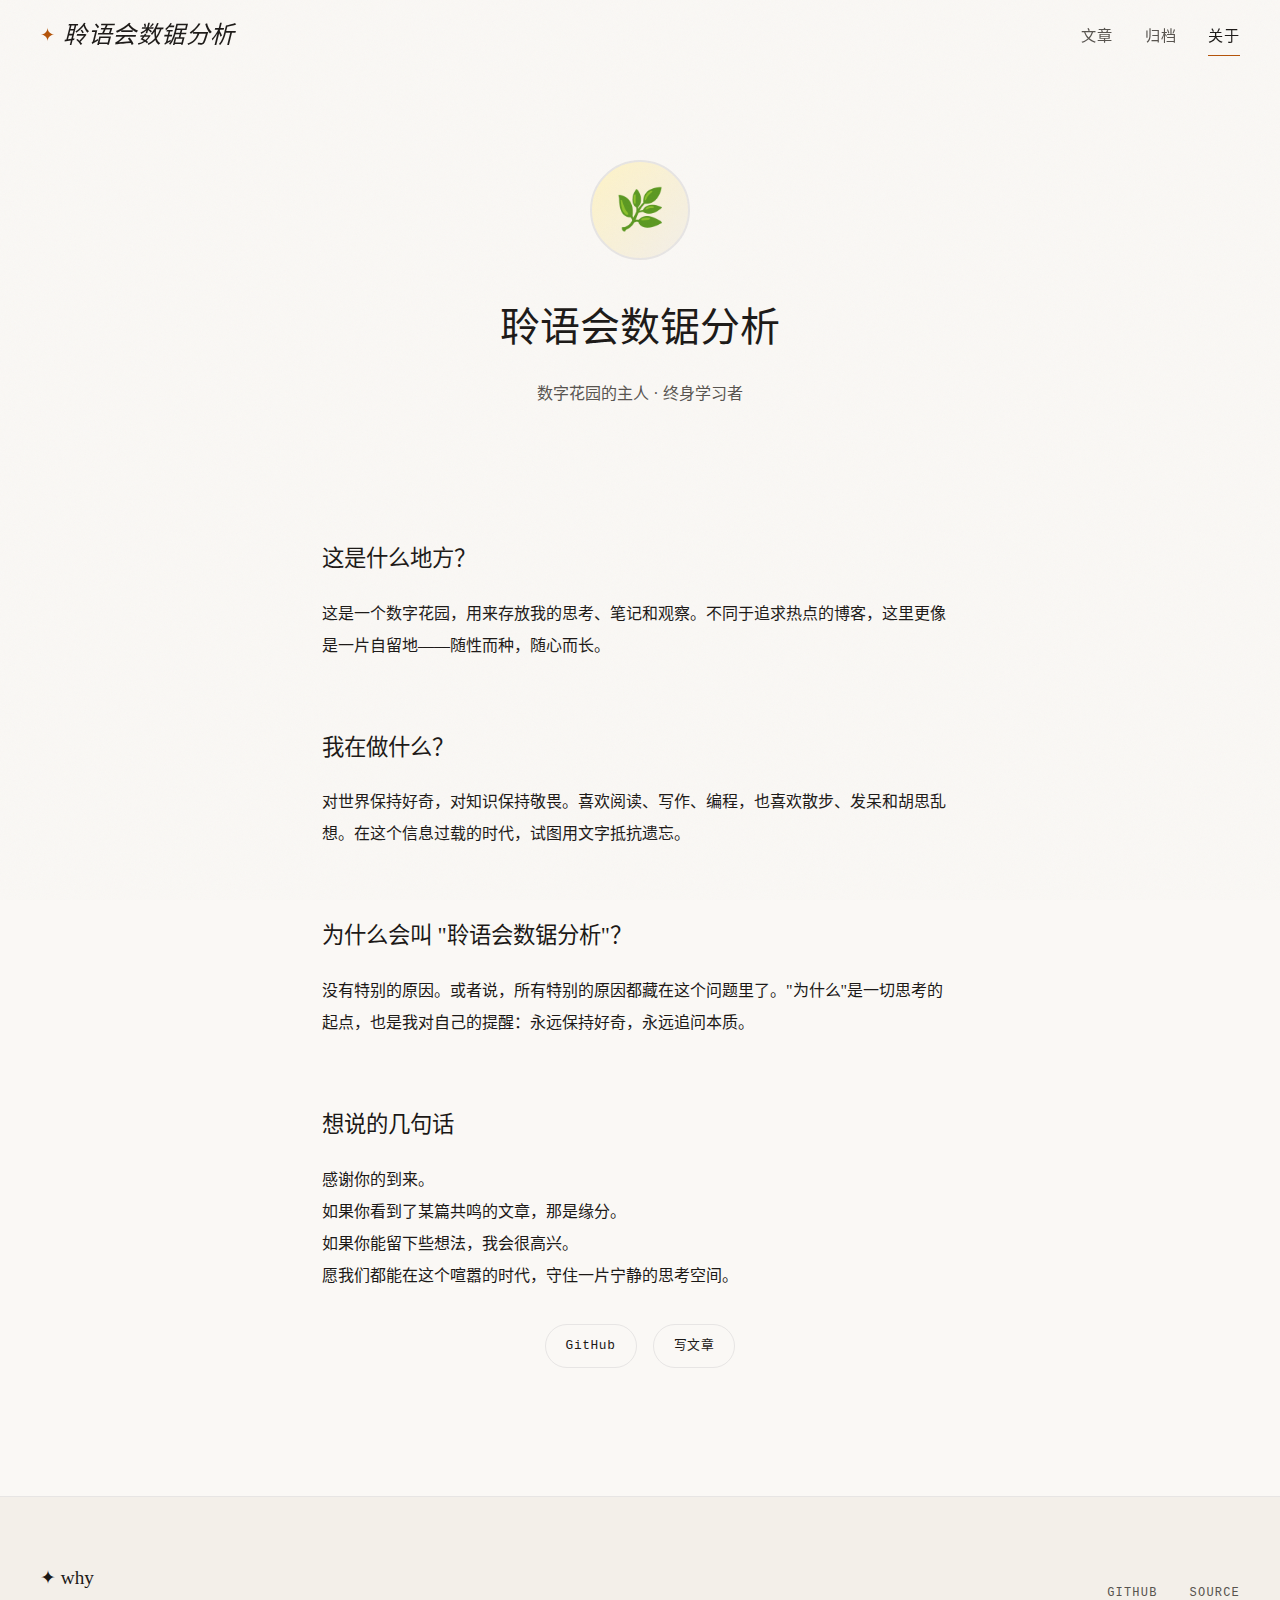
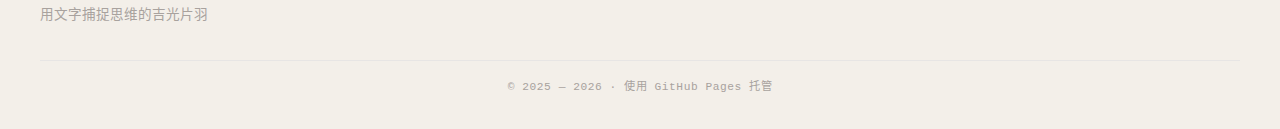
<file: about.html>
<!DOCTYPE html>
<html lang="zh-CN">
<head>
  <meta charset="UTF-8">
  <meta name="viewport" content="width=device-width, initial-scale=1.0">
  <title>关于 — 聆语会数锯分析</title>
  <link rel="stylesheet" href="style.css">
  <link rel="icon" href="data:image/svg+xml,<svg xmlns='http://www.w3.org/2000/svg' viewBox='0 0 100 100'><text y='.9em' font-size='90'>🌿</text></svg>">
</head>
<body>
  <div class="grain-overlay"></div>

  <header class="site-header" id="header">
    <div class="header-inner">
      <a href="index.html" class="logo">
        <span class="logo-mark">✦</span>
        <span class="logo-text">聆语会数锯分析</span>
      </a>
      <nav class="main-nav">
        <a href="index.html" class="nav-link">文章</a>
        <a href="archive.html" class="nav-link">归档</a>
        <a href="about.html" class="nav-link active">关于</a>
      </nav>
      <button class="menu-toggle" id="menuToggle" aria-label="菜单">
        <span></span><span></span>
      </button>
    </div>
  </header>

  <div class="mobile-nav" id="mobileNav">
    <a href="index.html" class="mobile-nav-link">文章</a>
    <a href="archive.html" class="mobile-nav-link">归档</a>
    <a href="about.html" class="mobile-nav-link active">关于</a>
  </div>

  <main class="main-content">
    <div class="about-hero">
      <div class="about-avatar">🌿</div>
      <h1>聆语会数锯分析</h1>
      <p class="subtitle">数字花园的主人 · 终身学习者</p>
    </div>

    <div class="about-content">
      <h2>这是什么地方？</h2>
      <p>这是一个数字花园，用来存放我的思考、笔记和观察。不同于追求热点的博客，这里更像是一片自留地——随性而种，随心而长。</p>

      <h2>我在做什么？</h2>
      <p>对世界保持好奇，对知识保持敬畏。喜欢阅读、写作、编程，也喜欢散步、发呆和胡思乱想。在这个信息过载的时代，试图用文字抵抗遗忘。</p>

      <h2>为什么会叫 "聆语会数锯分析"？</h2>
      <p>没有特别的原因。或者说，所有特别的原因都藏在这个问题里了。"为什么"是一切思考的起点，也是我对自己的提醒：永远保持好奇，永远追问本质。</p>

      <h2>想说的几句话</h2>
      <p>感谢你的到来。<br>如果你看到了某篇共鸣的文章，那是缘分。<br>如果你能留下些想法，我会很高兴。<br>愿我们都能在这个喧嚣的时代，守住一片宁静的思考空间。</p>

      <div class="about-links">
        <a href="https://github.com/whyyds2931" target="_blank">GitHub</a>
        <a href="write.html">写文章</a>
      </div>
    </div>
  </main>

  <footer class="site-footer">
    <div class="footer-inner">
      <div class="footer-left">
        <span class="footer-logo">✦ why</span>
        <p class="footer-desc">用文字捕捉思维的吉光片羽</p>
      </div>
      <div class="footer-right">
        <a href="https://github.com/whyyds2931" class="footer-link" target="_blank">GitHub</a>
        <a href="https://github.com/whyyds2931/whyyds2931.github.io" class="footer-link" target="_blank">Source</a>
      </div>
    </div>
    <div class="footer-bottom">
      <p>© 2025 — 2026 · 使用 <a href="https://pages.github.com/" target="_blank">GitHub Pages</a> 托管</p>
    </div>
  </footer>

  <script src="script.js"></script>
</body>
</html>
</file>
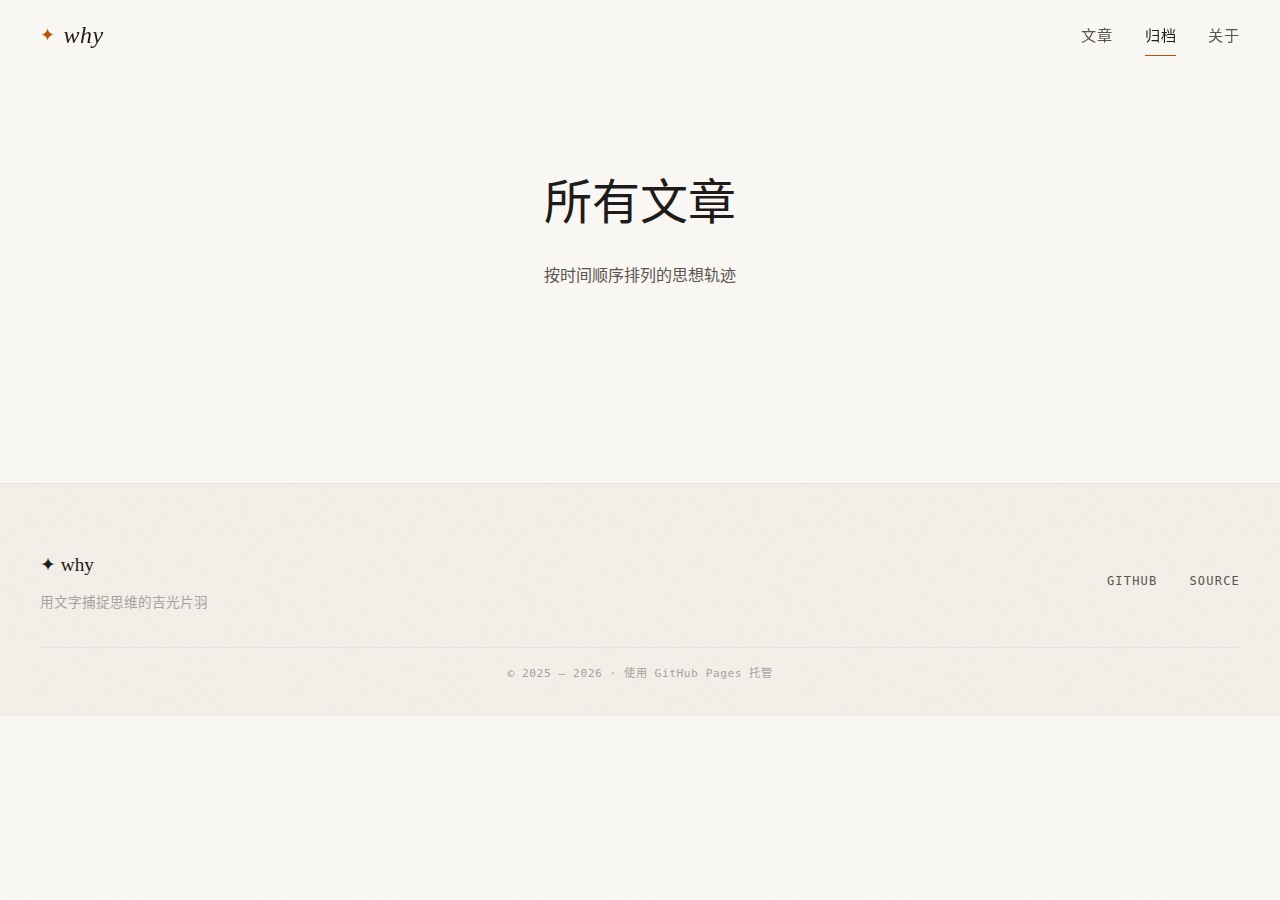
<file: archive.html>
<!DOCTYPE html>
<html lang="zh-CN">
<head>
  <meta charset="UTF-8">
  <meta name="viewport" content="width=device-width, initial-scale=1.0">
  <title>归档 — why</title>
  <link rel="stylesheet" href="style.css">
  <link rel="icon" href="data:image/svg+xml,<svg xmlns='http://www.w3.org/2000/svg' viewBox='0 0 100 100'><text y='.9em' font-size='90'>🌿</text></svg>">
</head>
<body>
  <div class="grain-overlay"></div>

  <header class="site-header" id="header">
    <div class="header-inner">
      <a href="index.html" class="logo">
        <span class="logo-mark">✦</span>
        <span class="logo-text">why</span>
      </a>
      <nav class="main-nav">
        <a href="index.html" class="nav-link">文章</a>
        <a href="archive.html" class="nav-link active">归档</a>
        <a href="about.html" class="nav-link">关于</a>
      </nav>
      <button class="menu-toggle" id="menuToggle" aria-label="菜单">
        <span></span><span></span>
      </button>
    </div>
  </header>

  <div class="mobile-nav" id="mobileNav">
    <a href="index.html" class="mobile-nav-link">文章</a>
    <a href="archive.html" class="mobile-nav-link active">归档</a>
    <a href="about.html" class="mobile-nav-link">关于</a>
  </div>

  <main class="main-content">
    <div class="archive-hero">
      <h1>所有文章</h1>
      <p>按时间顺序排列的思想轨迹</p>
    </div>

    <div class="archive-list" id="archiveList">
    </div>
  </main>

  <footer class="site-footer">
    <div class="footer-inner">
      <div class="footer-left">
        <span class="footer-logo">✦ why</span>
        <p class="footer-desc">用文字捕捉思维的吉光片羽</p>
      </div>
      <div class="footer-right">
        <a href="https://github.com/whyyds2931" class="footer-link" target="_blank">GitHub</a>
        <a href="https://github.com/whyyds2931/whyyds2931.github.io" class="footer-link" target="_blank">Source</a>
      </div>
    </div>
    <div class="footer-bottom">
      <p>© 2025 — 2026 · 使用 <a href="https://pages.github.com/" target="_blank">GitHub Pages</a> 托管</p>
    </div>
  </footer>

  <script src="script.js"></script>
</body>
</html>
</file>
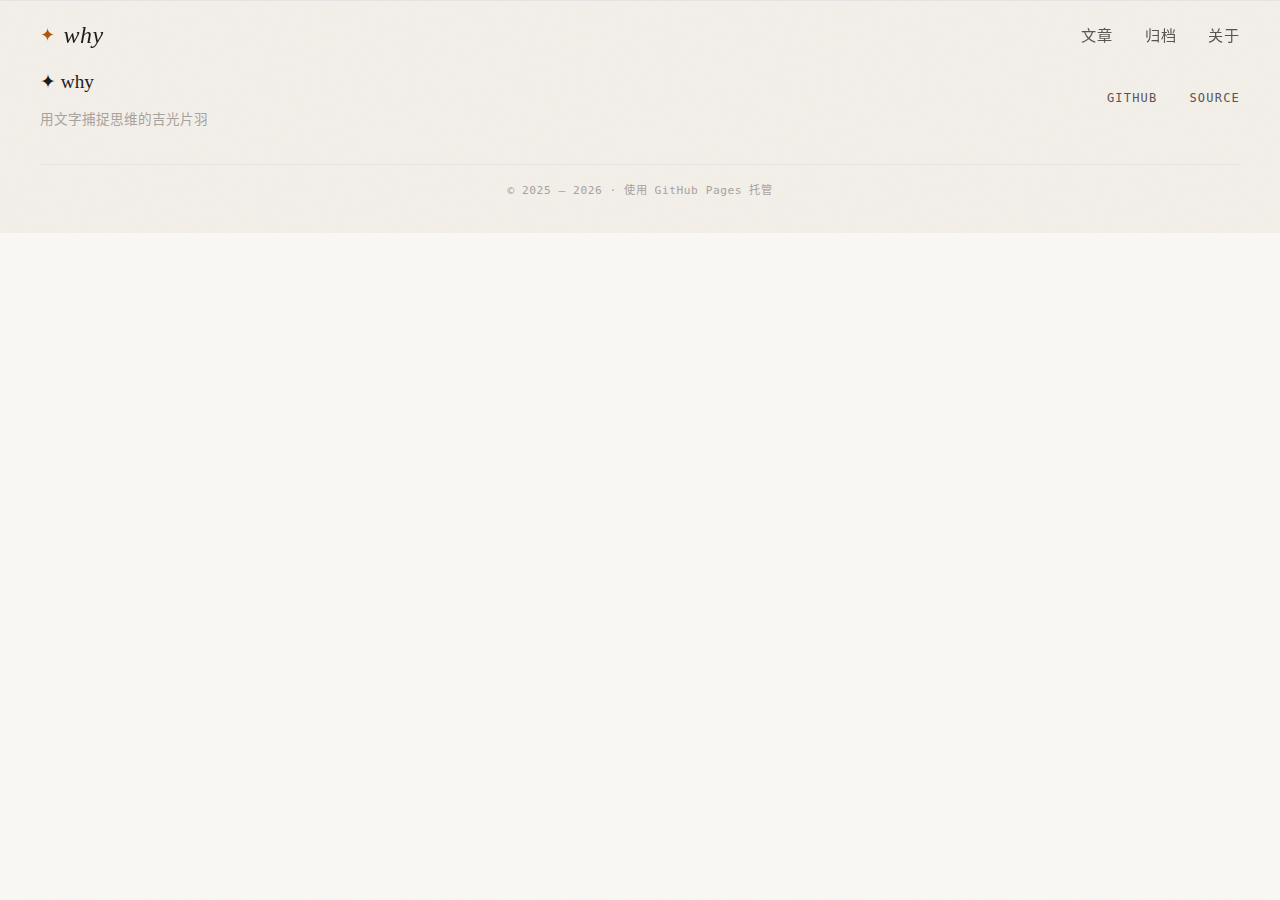
<file: post.html>
<!DOCTYPE html>
<html lang="zh-CN">
<head>
  <meta charset="UTF-8">
  <meta name="viewport" content="width=device-width, initial-scale=1.0">
  <title>文章 — why</title>
  <link rel="stylesheet" href="style.css">
  <link rel="icon" href="data:image/svg+xml,<svg xmlns='http://www.w3.org/2000/svg' viewBox='0 0 100 100'><text y='.9em' font-size='90'>🌿</text></svg>">
</head>
<body>
  <div class="grain-overlay"></div>

  <header class="site-header" id="header">
    <div class="header-inner">
      <a href="index.html" class="logo">
        <span class="logo-mark">✦</span>
        <span class="logo-text">why</span>
      </a>
      <nav class="main-nav">
        <a href="index.html" class="nav-link">文章</a>
        <a href="archive.html" class="nav-link">归档</a>
        <a href="about.html" class="nav-link">关于</a>
      </nav>
      <button class="menu-toggle" id="menuToggle" aria-label="菜单">
        <span></span><span></span>
      </button>
    </div>
  </header>

  <div class="mobile-nav" id="mobileNav">
    <a href="index.html" class="mobile-nav-link active">文章</a>
    <a href="archive.html" class="mobile-nav-link">归档</a>
    <a href="about.html" class="mobile-nav-link">关于</a>
  </div>

  <main class="main-content" id="mainContent">
    <div id="postContent"></div>
  </main>

  <footer class="site-footer">
    <div class="footer-inner">
      <div class="footer-left">
        <span class="footer-logo">✦ why</span>
        <p class="footer-desc">用文字捕捉思维的吉光片羽</p>
      </div>
      <div class="footer-right">
        <a href="https://github.com/whyyds2931" class="footer-link" target="_blank">GitHub</a>
        <a href="https://github.com/whyyds2931/whyyds2931.github.io" class="footer-link" target="_blank">Source</a>
      </div>
    </div>
    <div class="footer-bottom">
      <p>© 2025 — 2026 · 使用 <a href="https://pages.github.com/" target="_blank">GitHub Pages</a> 托管</p>
    </div>
  </footer>

  <script src="script.js"></script>
</body>
</html>
</file>
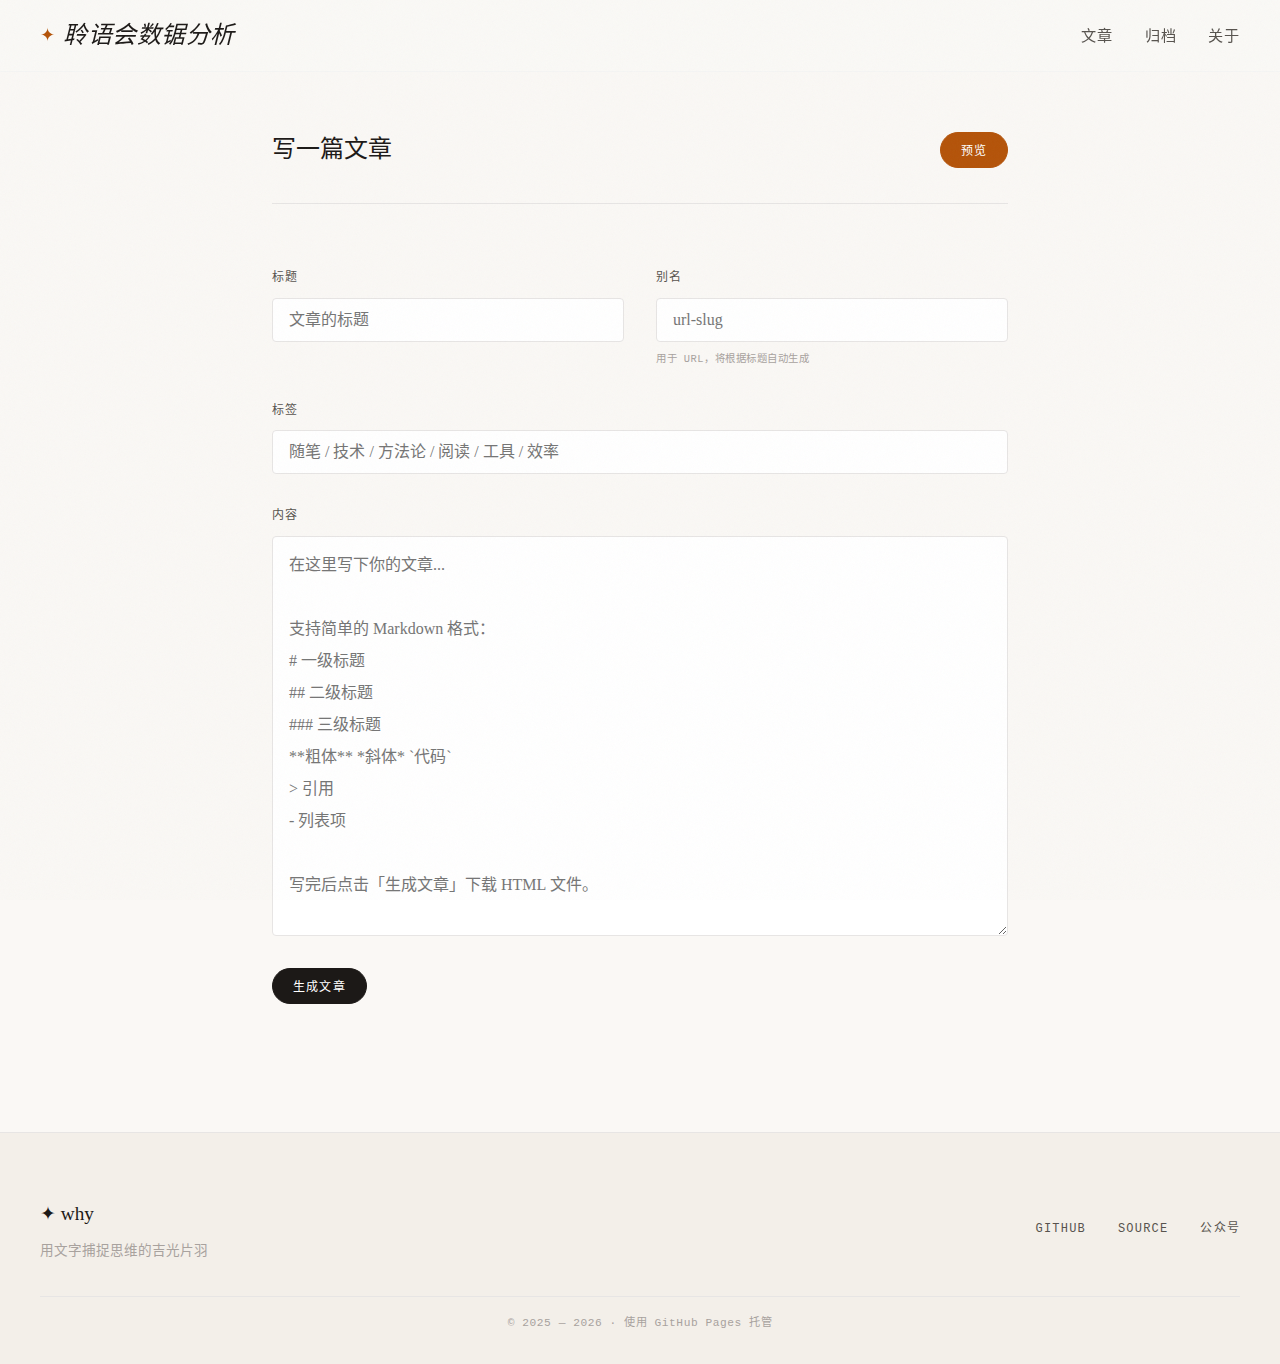
<file: write.html>
<!DOCTYPE html>
<html lang="zh-CN">
<head>
  <meta charset="UTF-8">
  <meta name="viewport" content="width=device-width, initial-scale=1.0">
  <title>写文章 — 聆语会数锯分析</title>
  <link rel="stylesheet" href="style.css">
  <link rel="icon" href="data:image/svg+xml,<svg xmlns='http://www.w3.org/2000/svg' viewBox='0 0 100 100'><text y='.9em' font-size='90'>🌿</text></svg>">
</head>
<body>
  <div class="grain-overlay"></div>

  <header class="site-header scrolled">
    <div class="header-inner">
      <a href="index.html" class="logo">
        <span class="logo-mark">✦</span>
        <span class="logo-text">聆语会数锯分析</span>
      </a>
      <nav class="main-nav">
        <a href="index.html" class="nav-link">文章</a>
        <a href="archive.html" class="nav-link">归档</a>
        <a href="about.html" class="nav-link">关于</a>
      </nav>
      <button class="menu-toggle" id="menuToggle" aria-label="菜单">
        <span></span><span></span>
      </button>
    </div>
  </header>

  <div class="mobile-nav" id="mobileNav">
    <a href="index.html" class="mobile-nav-link">文章</a>
    <a href="archive.html" class="mobile-nav-link">归档</a>
    <a href="about.html" class="mobile-nav-link">关于</a>
  </div>

  <main class="main-content">
    <div class="write-container">
      <div class="write-header">
        <h1>写一篇文章</h1>
        <button class="write-btn" id="previewBtn">预览</button>
      </div>

      <form class="write-form" id="writeForm">
        <div class="form-row">
          <div class="form-group">
            <label for="titleInput">标题</label>
            <input type="text" id="titleInput" placeholder="文章的标题" required>
          </div>
          <div class="form-group">
            <label for="slugInput">别名</label>
            <input type="text" id="slugInput" placeholder="url-slug">
            <span class="form-hint">用于 URL，将根据标题自动生成</span>
          </div>
        </div>

        <div class="form-group">
          <label for="tagInput">标签</label>
          <input type="text" id="tagInput" placeholder="随笔 / 技术 / 方法论 / 阅读 / 工具 / 效率">
        </div>

        <div class="form-group" id="editor">
          <label for="contentInput">内容</label>
          <textarea id="contentInput" placeholder="在这里写下你的文章...

支持简单的 Markdown 格式：
# 一级标题
## 二级标题
### 三级标题
**粗体** *斜体* `代码`
> 引用
- 列表项

写完后点击「生成文章」下载 HTML 文件。"></textarea>
        </div>

        <div class="write-preview" id="preview">
          <div id="previewContent"></div>
        </div>

        <button type="submit" class="write-btn" style="align-self: flex-start; background: var(--ink); border-color: var(--ink);">生成文章</button>
      </form>
    </div>
  </main>

  <footer class="site-footer">
    <div class="footer-inner">
      <div class="footer-left">
        <span class="footer-logo">✦ why</span>
        <p class="footer-desc">用文字捕捉思维的吉光片羽</p>
      </div>
      <div class="footer-right">
        <a href="https://github.com/whyyds2931" class="footer-link" target="_blank">GitHub</a>
        <a href="https://github.com/whyyds2931/whyyds2931.github.io" class="footer-link" target="_blank">Source</a>
        <a href="#" class="footer-link" onclick="alert('微信公众号搜：聆语会数锯分析');return false;">公众号</a>
      </div>
    </div>
    <div class="footer-bottom">
      <p>© 2025 — 2026 · 使用 <a href="https://pages.github.com/" target="_blank">GitHub Pages</a> 托管</p>
    </div>
  </footer>

  <script src="script.js"></script>
</body>
</html>
</file>
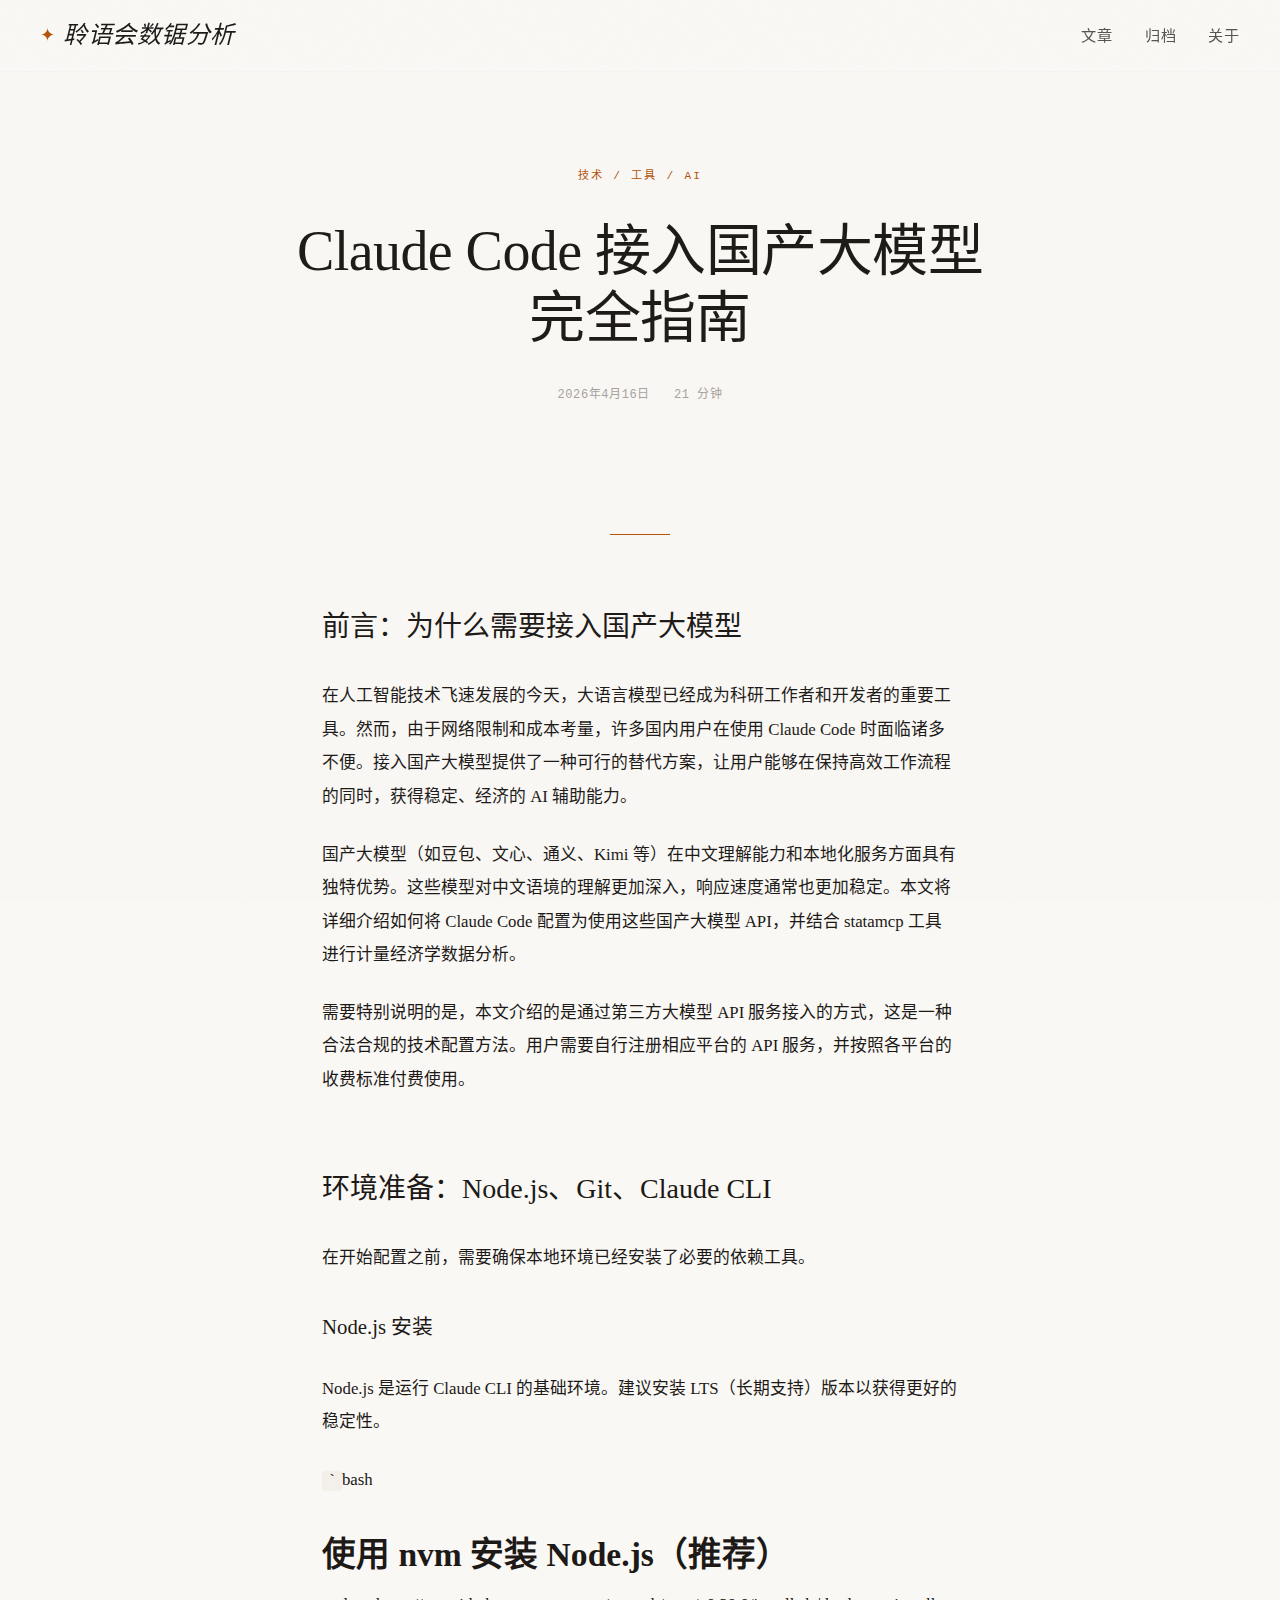
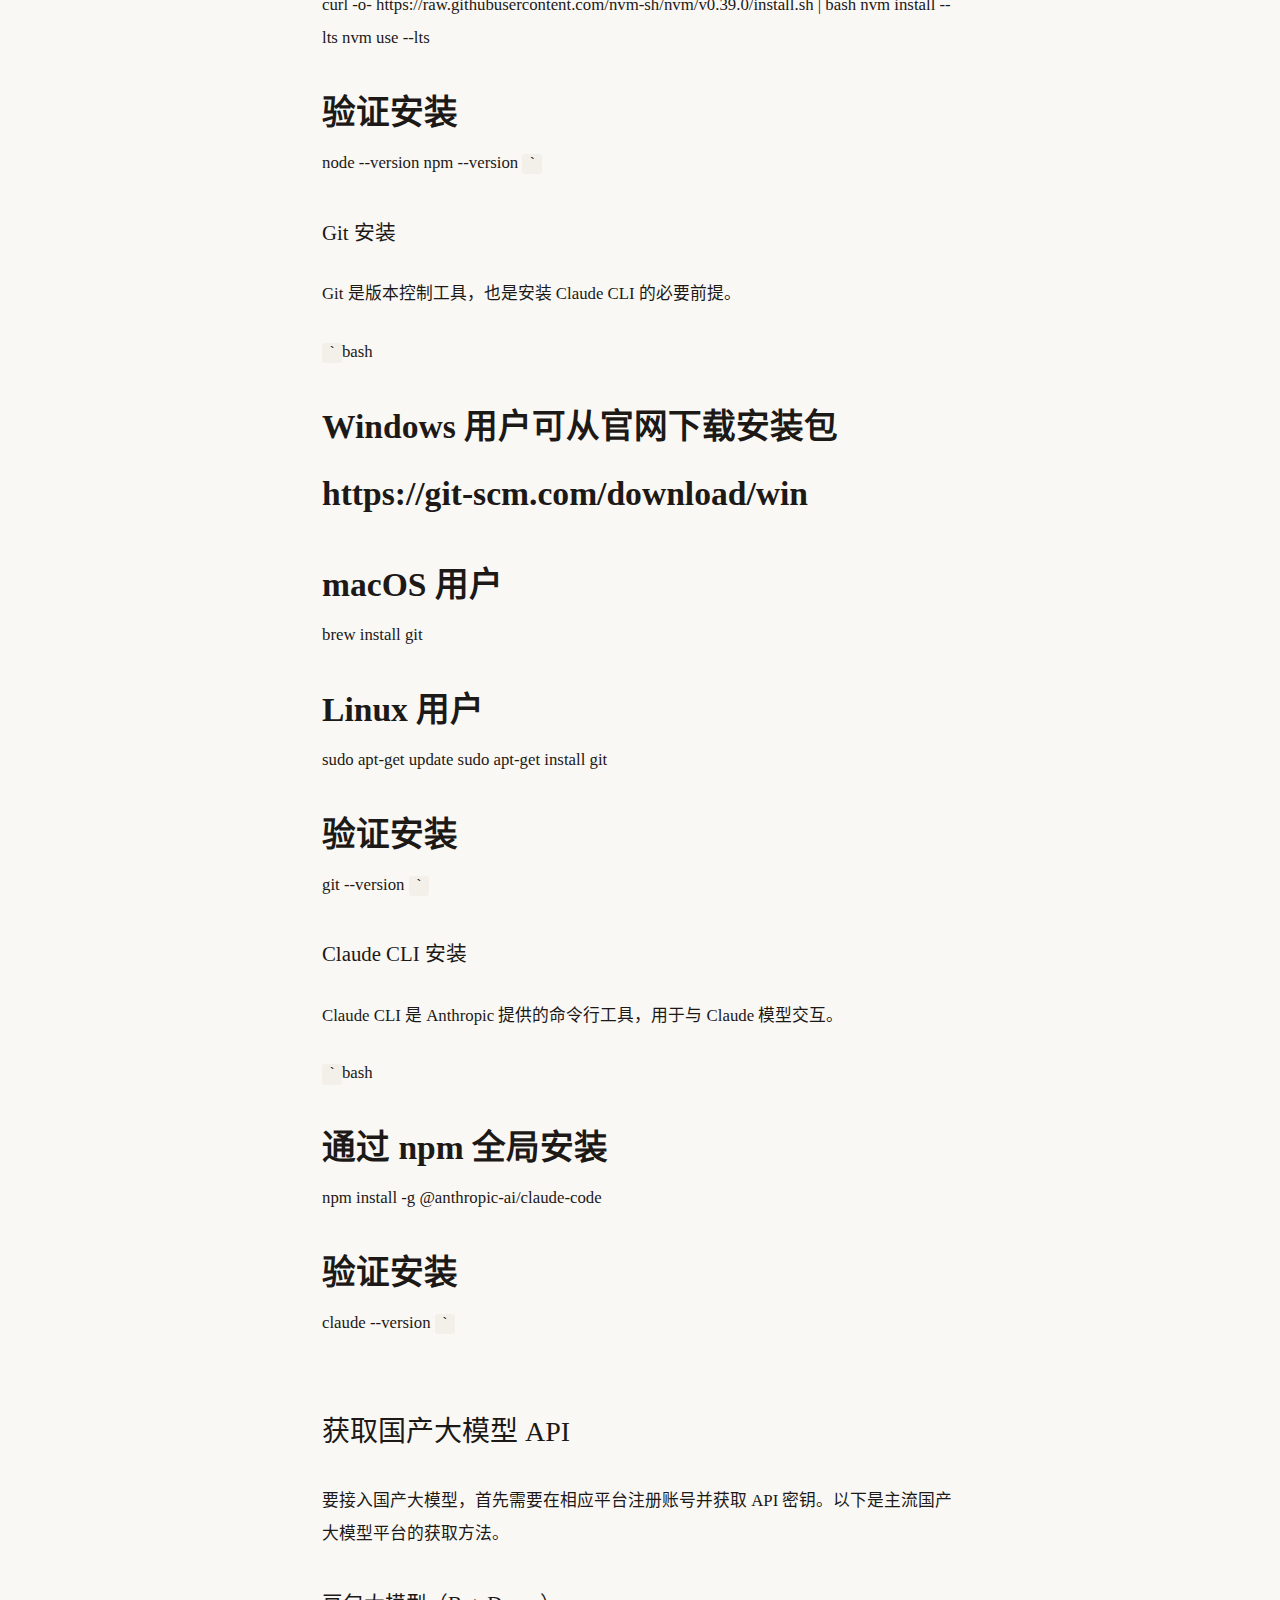
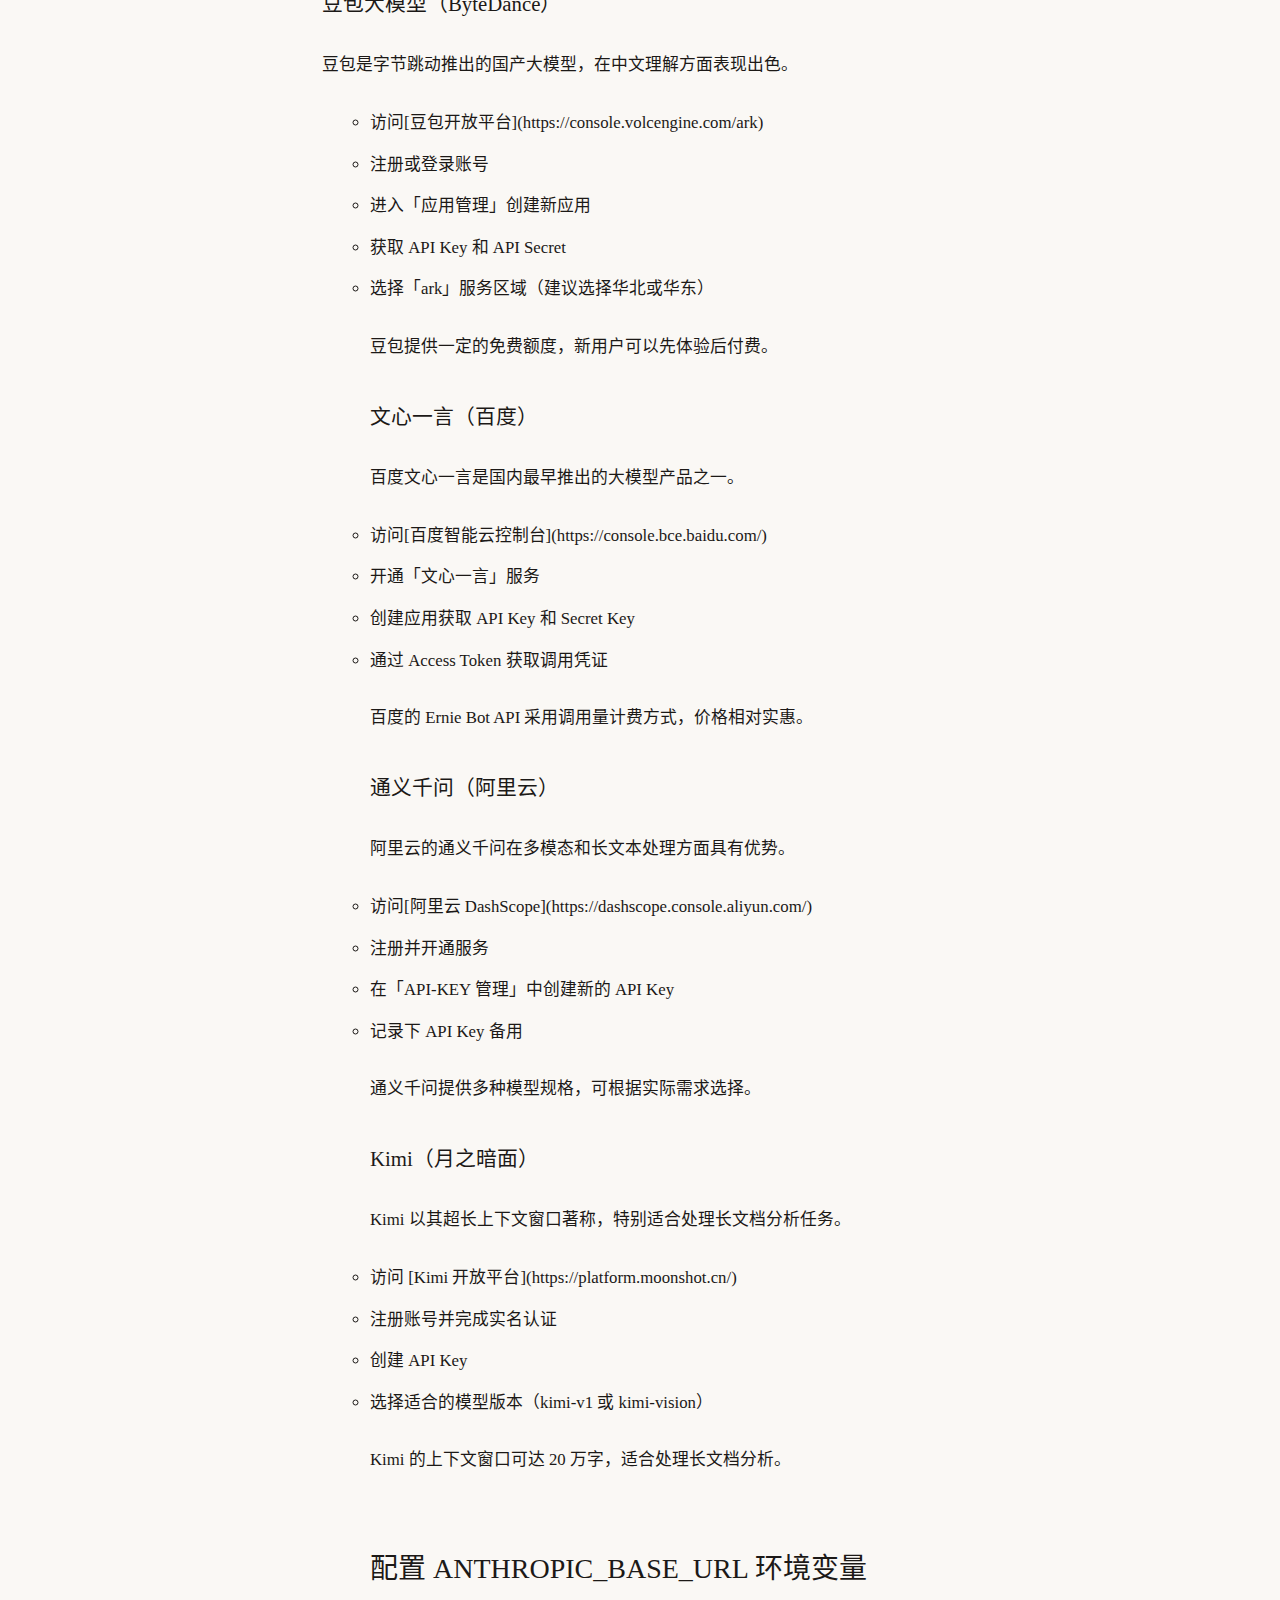
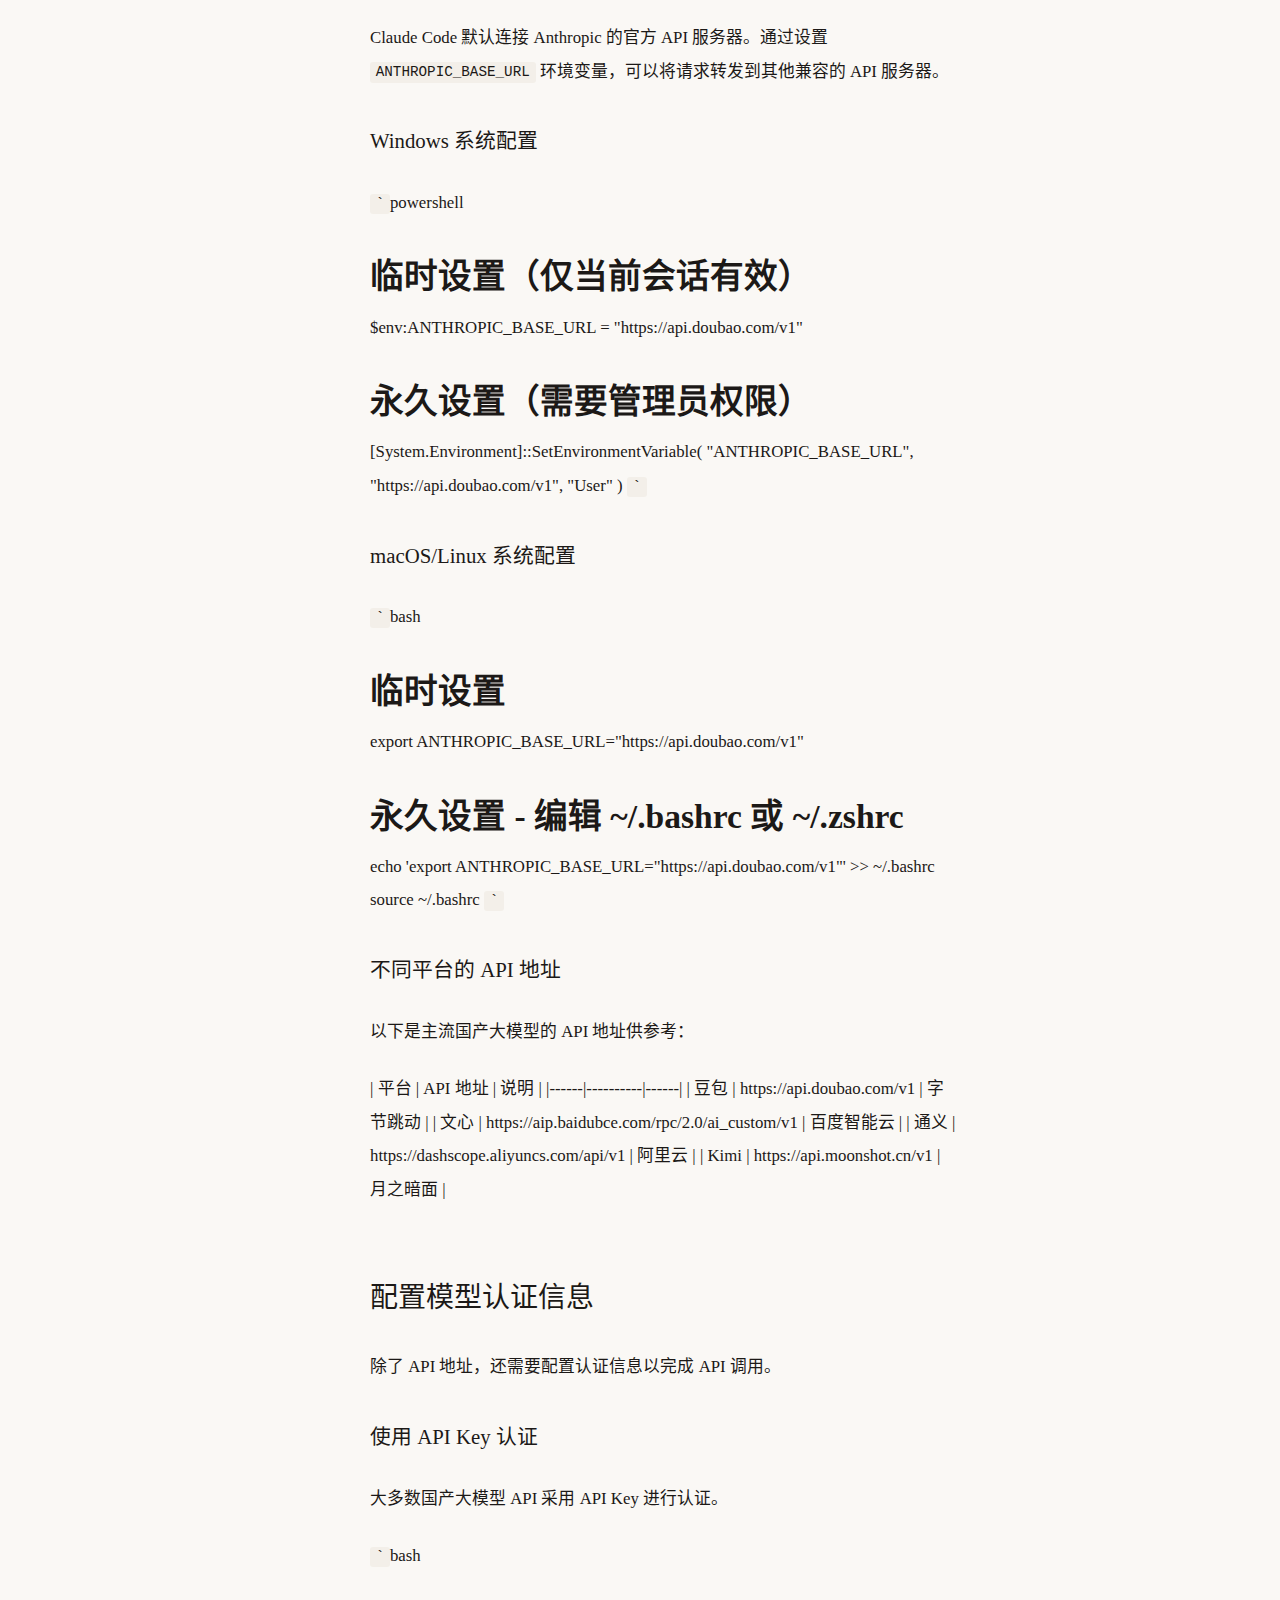
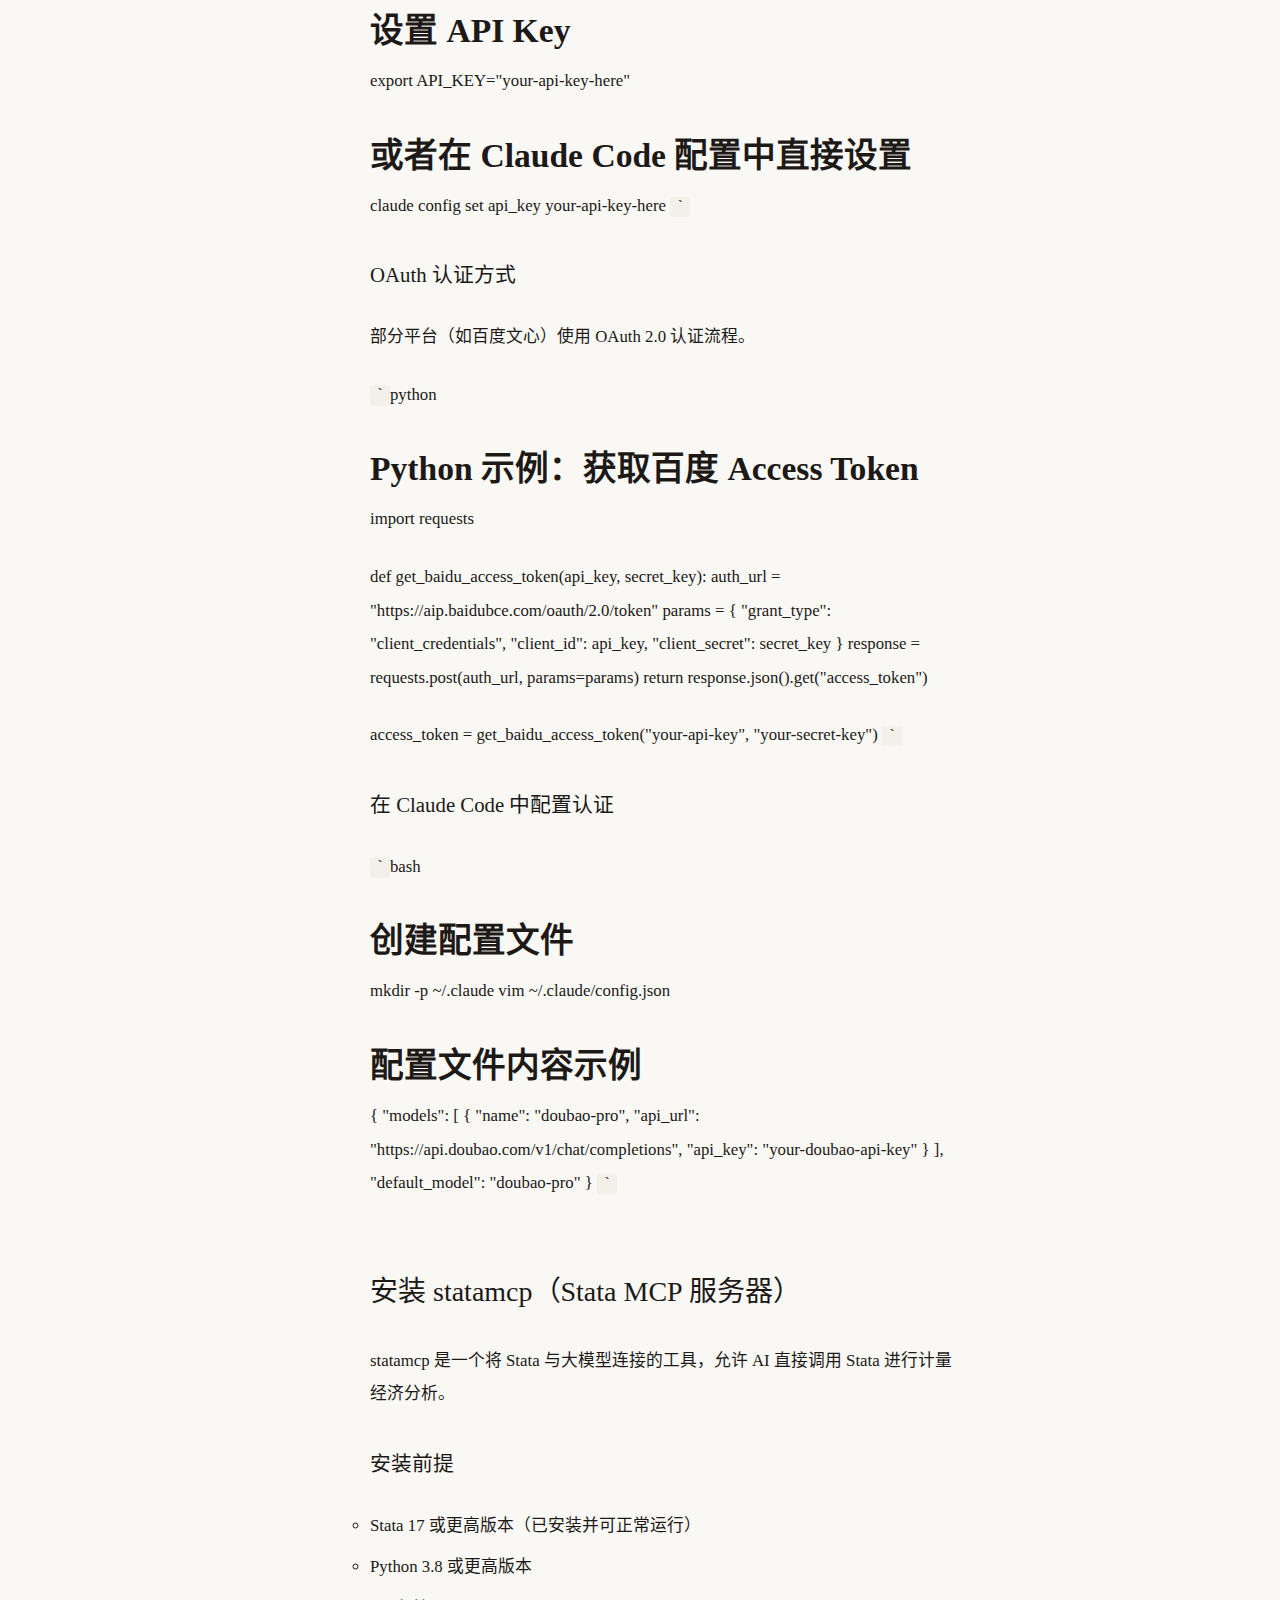
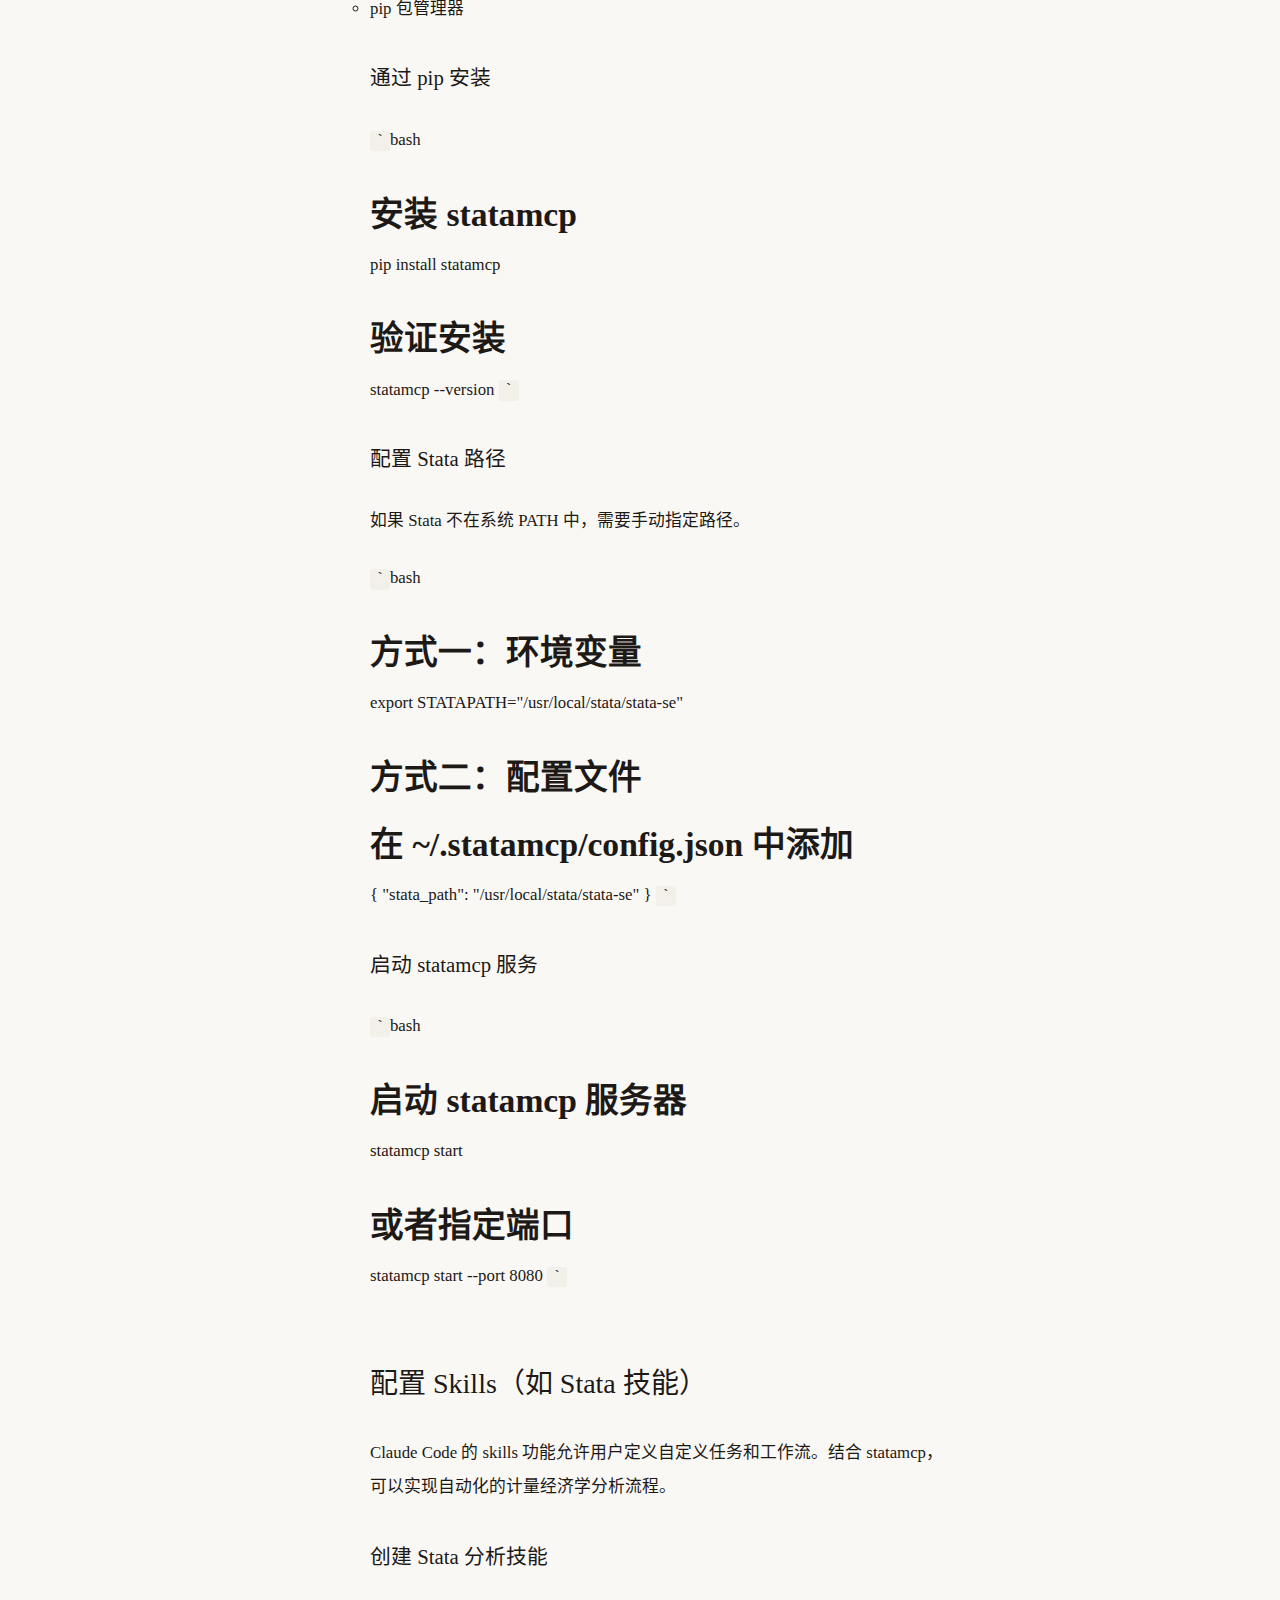
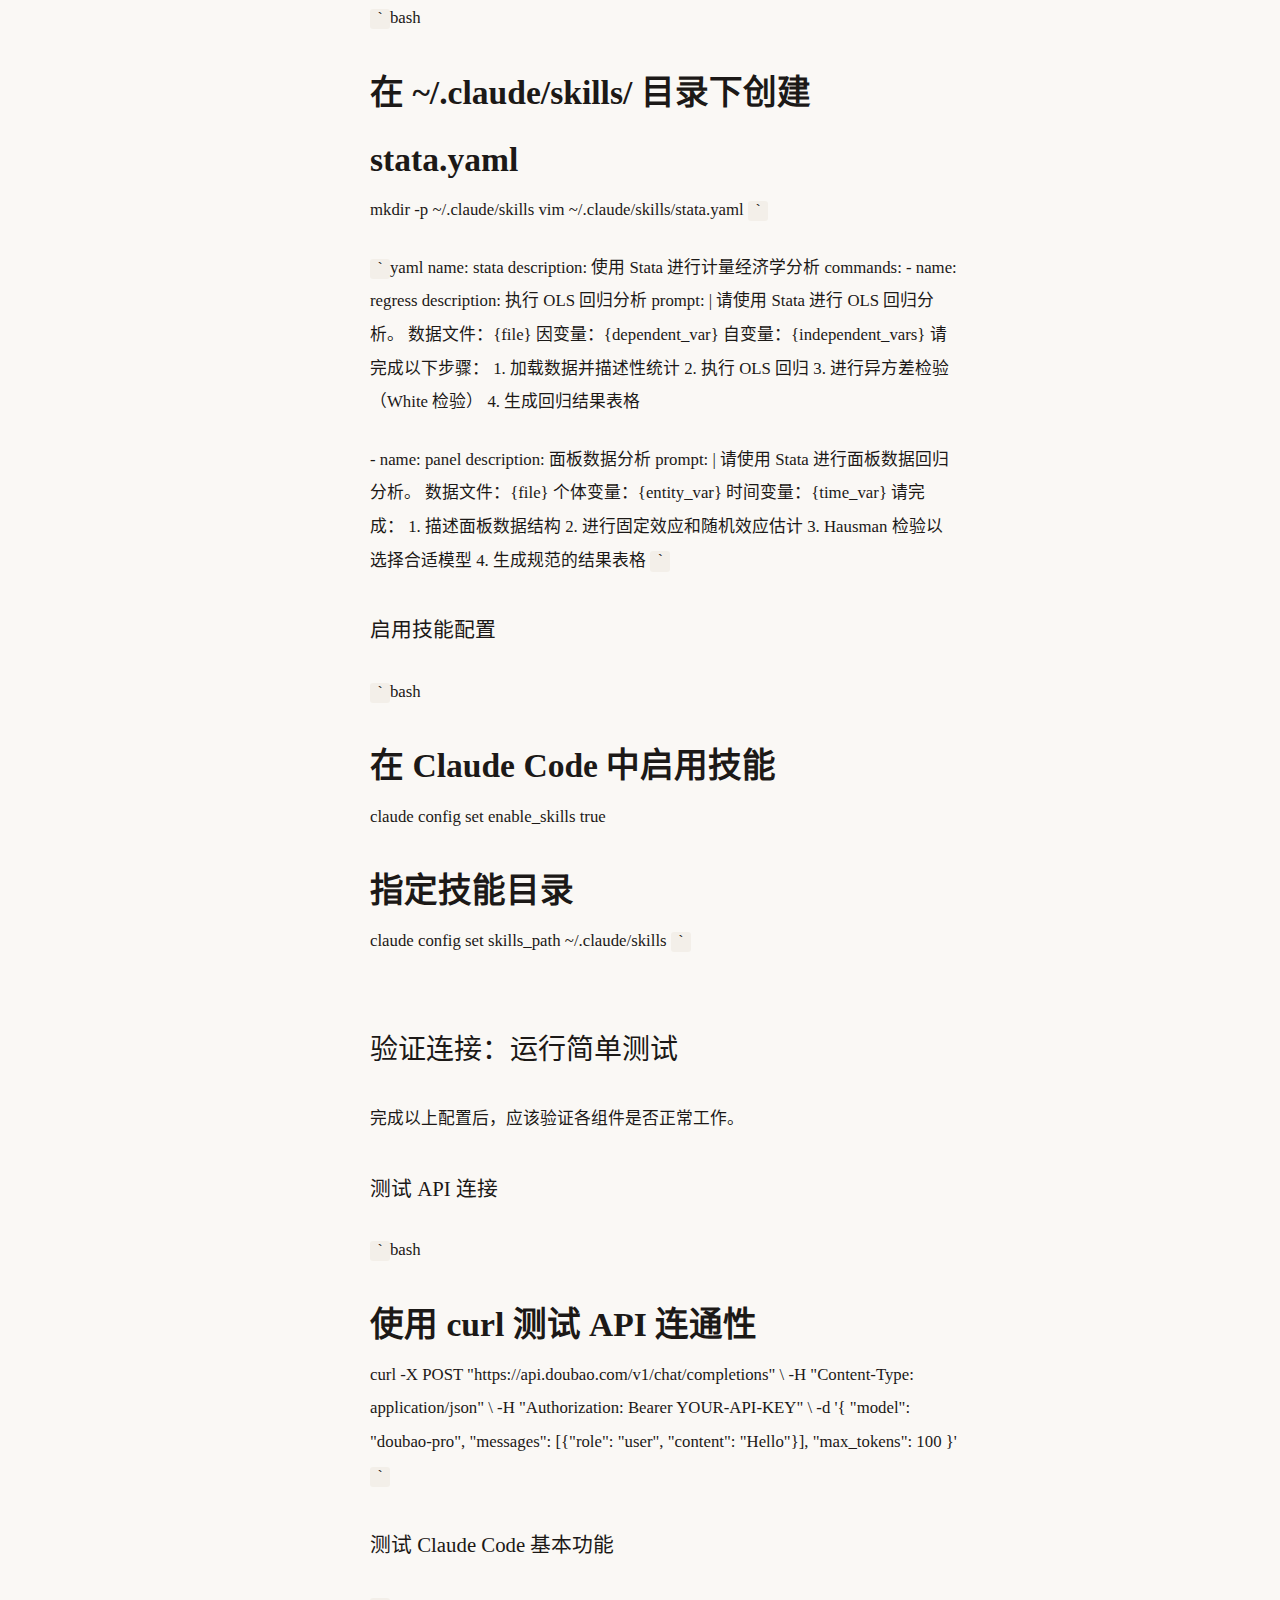
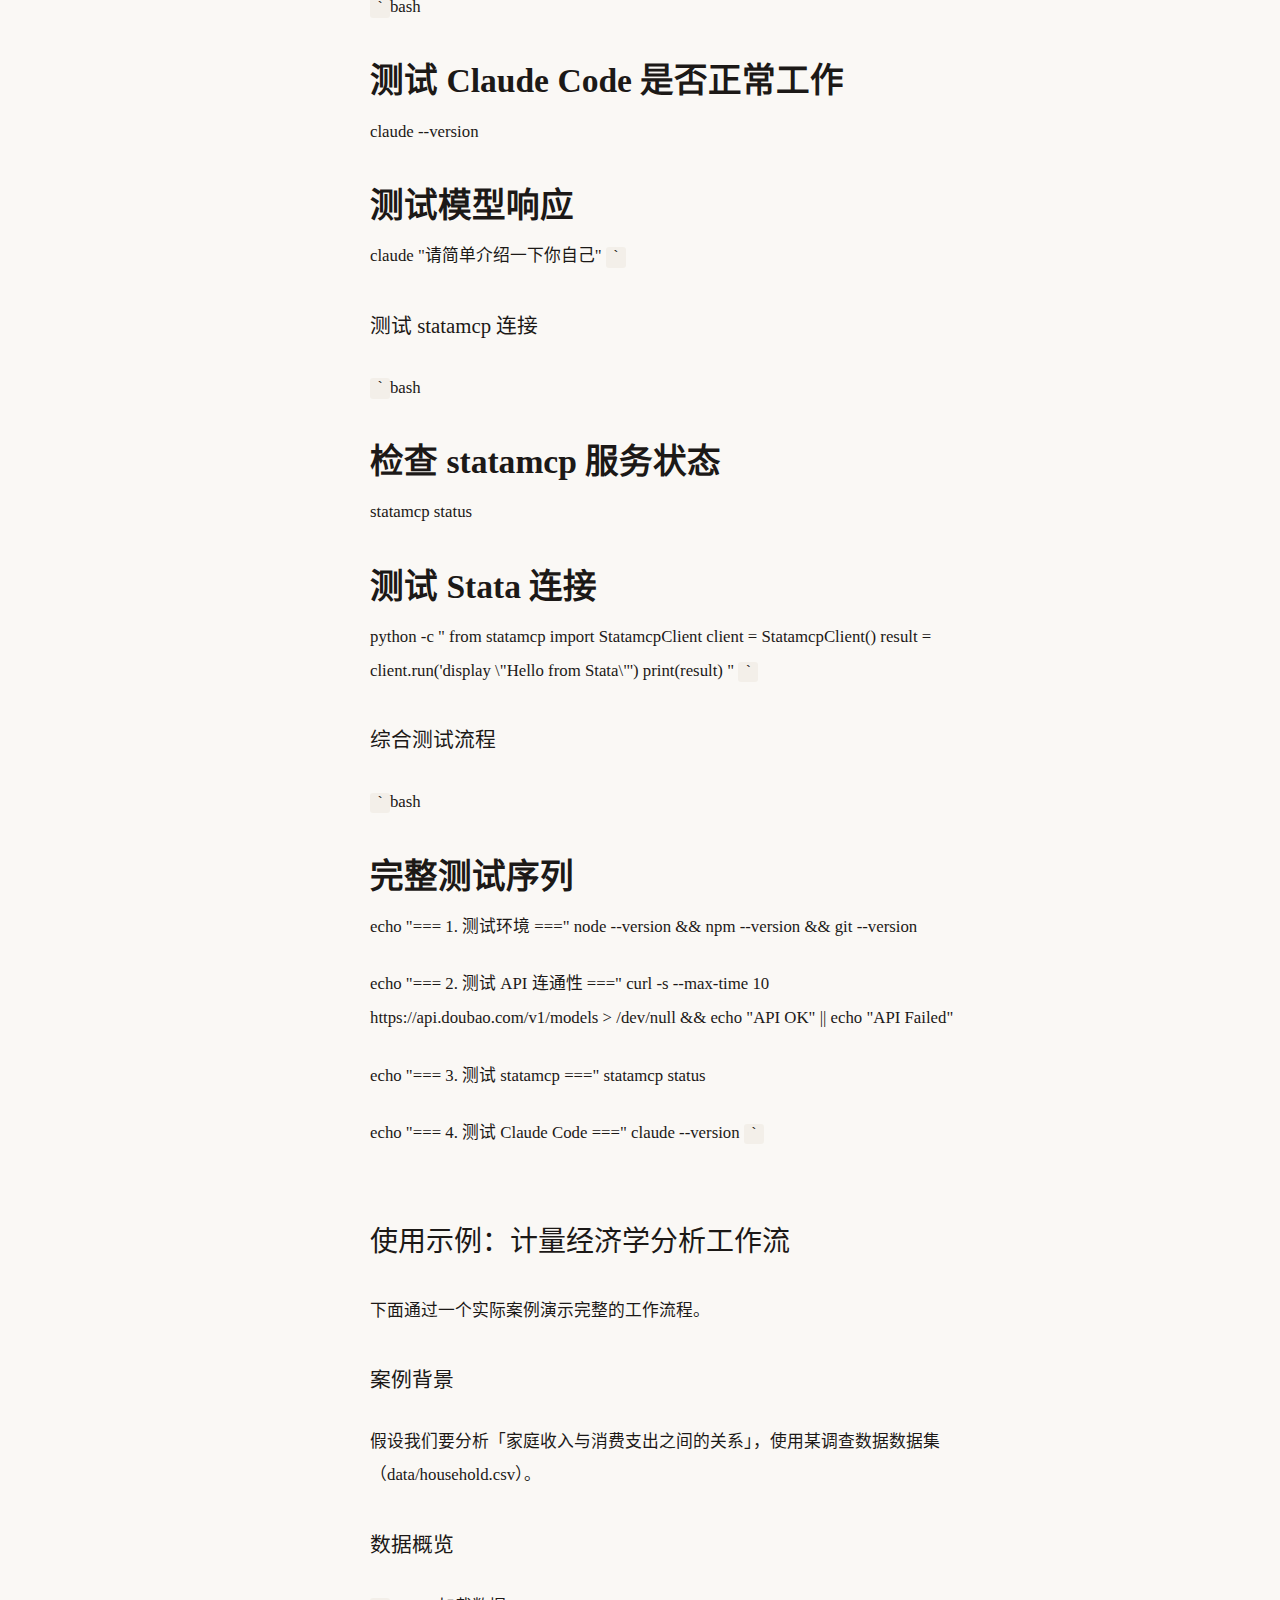
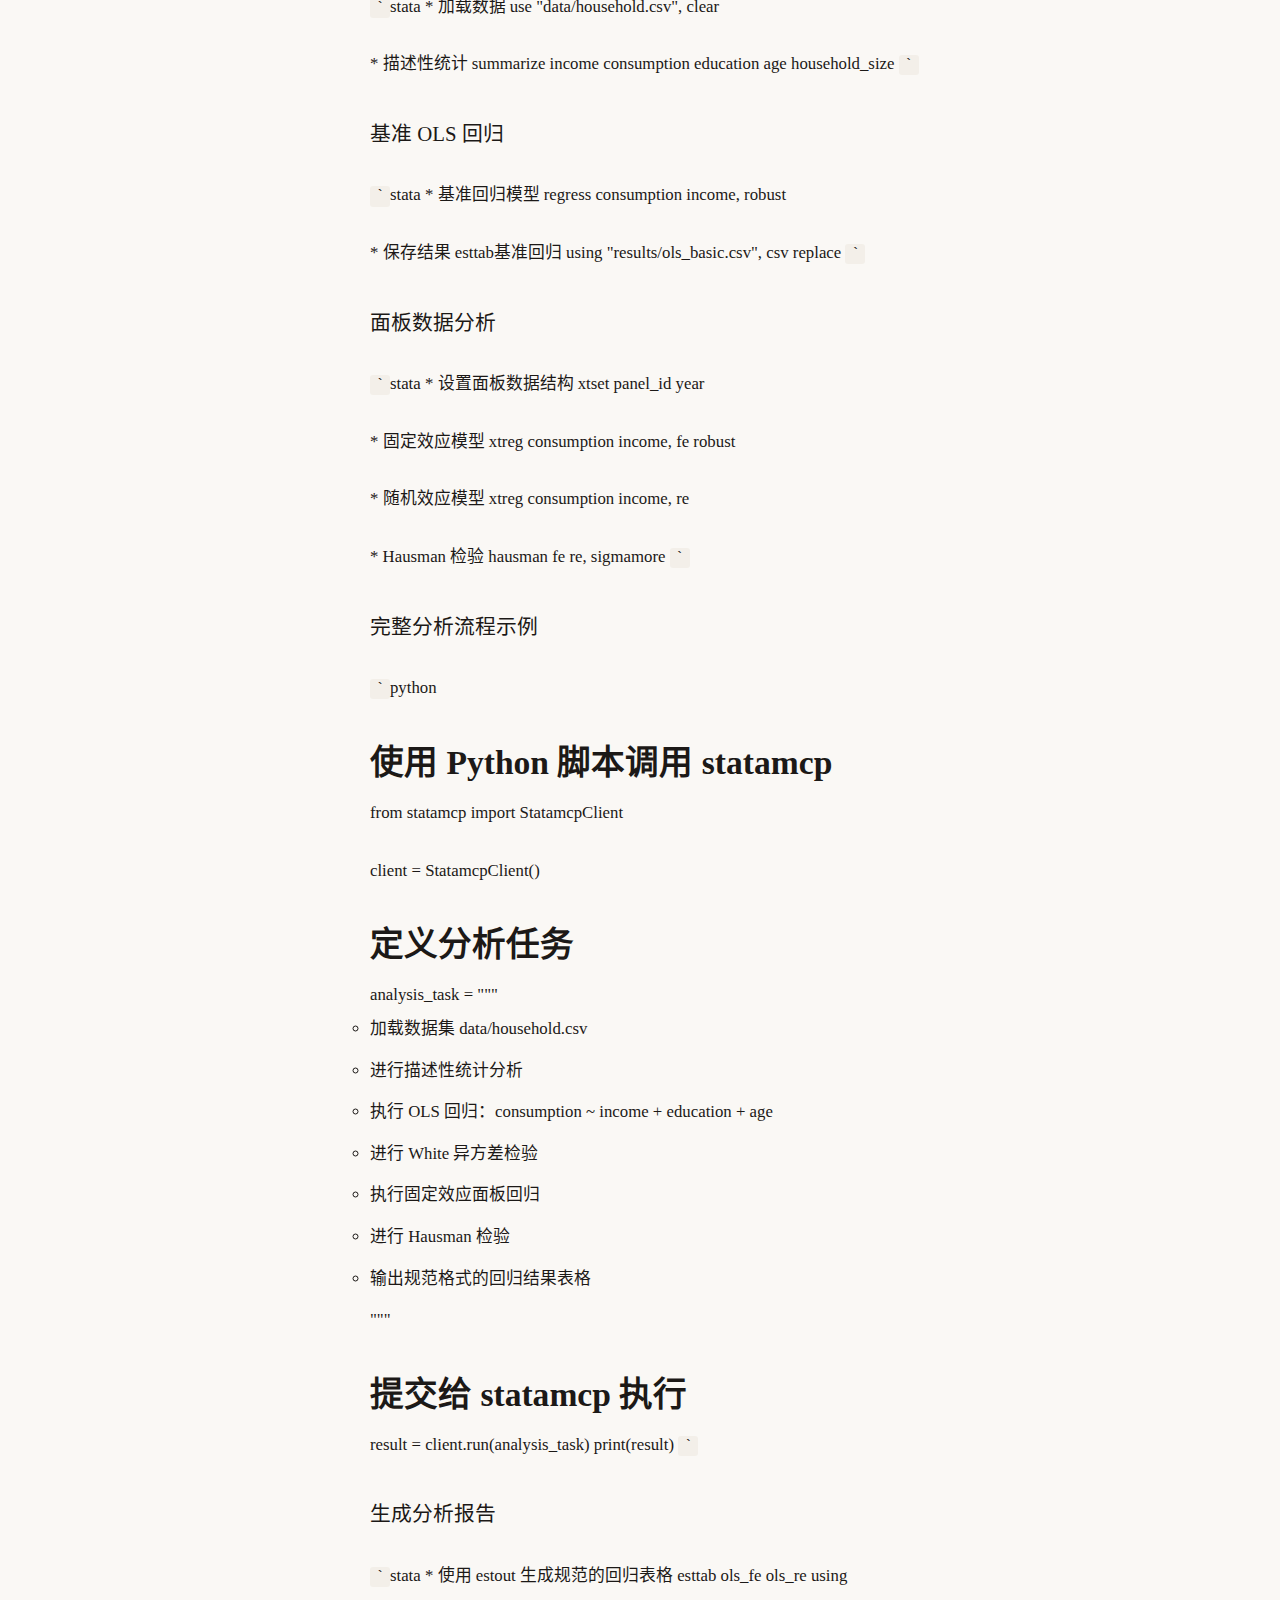
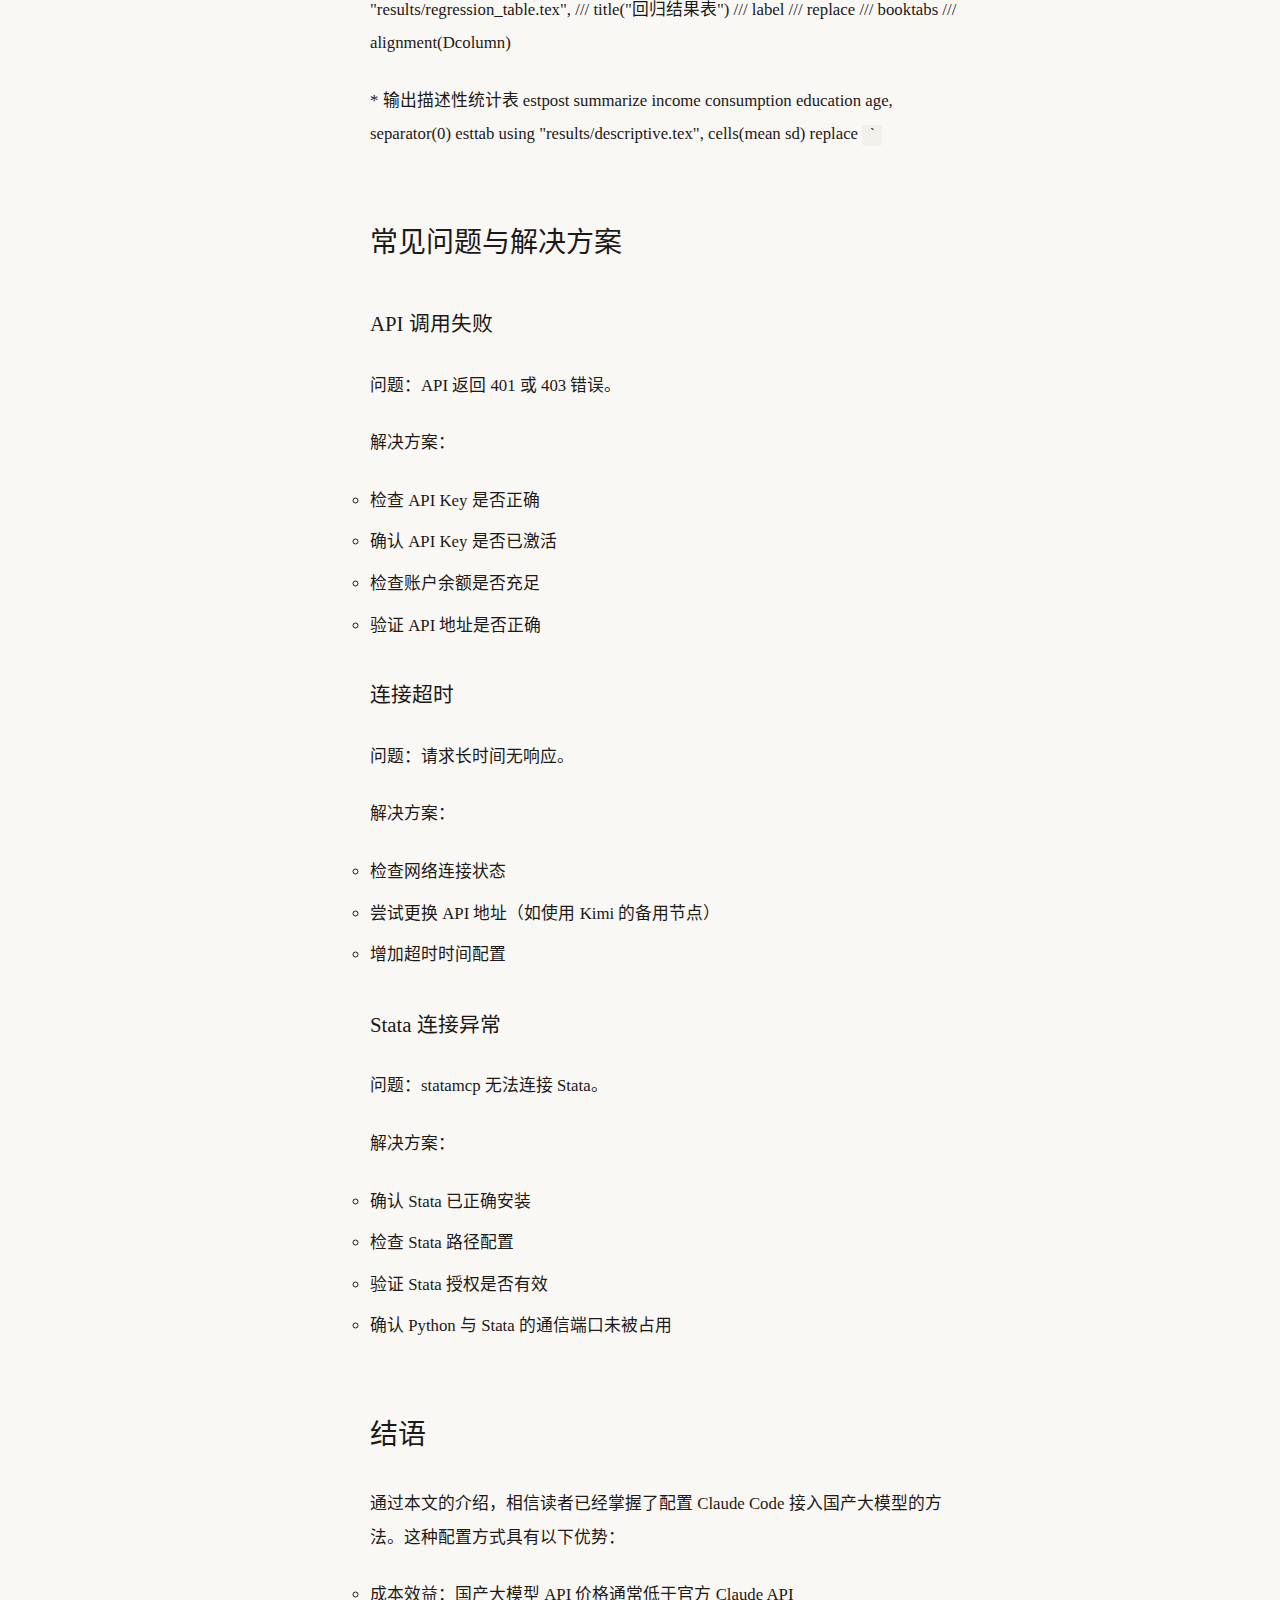
<file: posts/claude-ai-domestic-lm-guide.html>
<!DOCTYPE html>
<html lang="zh-CN">
<head>
  <meta charset="UTF-8">
  <meta name="viewport" content="width=device-width, initial-scale=1.0">
  <title>Claude Code 接入国产大模型完全指南 — 聆语会数锯分析</title>
  <link rel="stylesheet" href="../style.css">
  <link rel="icon" href="data:image/svg+xml,<svg xmlns='http://www.w3.org/2000/svg' viewBox='0 0 100 100'><text y='.9em' font-size='90'>🌿</text></svg>">
</head>
<body>
  <div class="grain-overlay"></div>
  <header class="site-header scrolled">
    <div class="header-inner">
      <a href="../index.html" class="logo">
        <span class="logo-mark">✦</span>
        <span class="logo-text">聆语会数锯分析</span>
      </a>
      <nav class="main-nav">
        <a href="../index.html" class="nav-link">文章</a>
        <a href="../archive.html" class="nav-link">归档</a>
        <a href="../about.html" class="nav-link">关于</a>
      </nav>
    </div>
  </header>
  <main class="main-content">
    <div id="postContent"></div>
  </main>
  <footer class="site-footer">
    <div class="footer-inner">
      <div class="footer-left">
        <span class="footer-logo">✦ 聆语会数锯分析</span>
        <p class="footer-desc">用文字捕捉思维的吉光片羽</p>
      </div>
      <div class="footer-right">
        <a href="https://github.com/whyyds2931" class="footer-link" target="_blank">GitHub</a>
      </div>
    </div>
  </footer>
  <script>
    const article = {
      slug: 'claude-ai-domestic-lm-guide',
      title: 'Claude Code 接入国产大模型完全指南',
      date: '2026-04-16',
      tag: '技术 / 工具 / AI',
      readtime: '21 分钟',
      excerpt: '## 前言：为什么需要接入国产大模型  在人工智能技术飞速发展的今天，大语言模型已经成为科研工作者和开发者的重要工具。然而，由于网络限制和成本考量，许多国内用户在使用 Claude Code 时面临诸...',
      content: "<p><h2>前言：为什么需要接入国产大模型</h2></p><p>在人工智能技术飞速发展的今天，大语言模型已经成为科研工作者和开发者的重要工具。然而，由于网络限制和成本考量，许多国内用户在使用 Claude Code 时面临诸多不便。接入国产大模型提供了一种可行的替代方案，让用户能够在保持高效工作流程的同时，获得稳定、经济的 AI 辅助能力。</p><p>国产大模型（如豆包、文心、通义、Kimi 等）在中文理解能力和本地化服务方面具有独特优势。这些模型对中文语境的理解更加深入，响应速度通常也更加稳定。本文将详细介绍如何将 Claude Code 配置为使用这些国产大模型 API，并结合 statamcp 工具进行计量经济学数据分析。</p><p>需要特别说明的是，本文介绍的是通过第三方大模型 API 服务接入的方式，这是一种合法合规的技术配置方法。用户需要自行注册相应平台的 API 服务，并按照各平台的收费标准付费使用。</p><p><h2>环境准备：Node.js、Git、Claude CLI</h2></p><p>在开始配置之前，需要确保本地环境已经安装了必要的依赖工具。</p><p><h3>Node.js 安装</h3></p><p>Node.js 是运行 Claude CLI 的基础环境。建议安装 LTS（长期支持）版本以获得更好的稳定性。</p><p><code>`</code>bash\n<h1>使用 nvm 安装 Node.js（推荐）</h1>\ncurl -o- https://raw.githubusercontent.com/nvm-sh/nvm/v0.39.0/install.sh | bash\nnvm install --lts\nnvm use --lts</p><p><h1>验证安装</h1>\nnode --version\nnpm --version\n<code>`</code></p><p><h3>Git 安装</h3></p><p>Git 是版本控制工具，也是安装 Claude CLI 的必要前提。</p><p><code>`</code>bash\n<h1>Windows 用户可从官网下载安装包</h1>\n<h1>https://git-scm.com/download/win</h1></p><p><h1>macOS 用户</h1>\nbrew install git</p><p><h1>Linux 用户</h1>\nsudo apt-get update\nsudo apt-get install git</p><p><h1>验证安装</h1>\ngit --version\n<code>`</code></p><p><h3>Claude CLI 安装</h3></p><p>Claude CLI 是 Anthropic 提供的命令行工具，用于与 Claude 模型交互。</p><p><code>`</code>bash\n<h1>通过 npm 全局安装</h1>\nnpm install -g @anthropic-ai/claude-code</p><p><h1>验证安装</h1>\nclaude --version\n<code>`</code></p><p><h2>获取国产大模型 API</h2></p><p>要接入国产大模型，首先需要在相应平台注册账号并获取 API 密钥。以下是主流国产大模型平台的获取方法。</p><p><h3>豆包大模型（ByteDance）</h3></p><p>豆包是字节跳动推出的国产大模型，在中文理解方面表现出色。</p><p><ol><ul><li>访问[豆包开放平台](https://console.volcengine.com/ark)</li>\n<li>注册或登录账号</li>\n<li>进入「应用管理」创建新应用</li>\n<li>获取 API Key 和 API Secret</li>\n<li>选择「ark」服务区域（建议选择华北或华东）</li></p><p>豆包提供一定的免费额度，新用户可以先体验后付费。</p><p><h3>文心一言（百度）</h3></p><p>百度文心一言是国内最早推出的大模型产品之一。</p><p><li>访问[百度智能云控制台](https://console.bce.baidu.com/)</li>\n<li>开通「文心一言」服务</li>\n<li>创建应用获取 API Key 和 Secret Key</li>\n<li>通过 Access Token 获取调用凭证</li></p><p>百度的 Ernie Bot API 采用调用量计费方式，价格相对实惠。</p><p><h3>通义千问（阿里云）</h3></p><p>阿里云的通义千问在多模态和长文本处理方面具有优势。</p><p><li>访问[阿里云 DashScope](https://dashscope.console.aliyun.com/)</li>\n<li>注册并开通服务</li>\n<li>在「API-KEY 管理」中创建新的 API Key</li>\n<li>记录下 API Key 备用</li></p><p>通义千问提供多种模型规格，可根据实际需求选择。</p><p><h3>Kimi（月之暗面）</h3></p><p>Kimi 以其超长上下文窗口著称，特别适合处理长文档分析任务。</p><p><li>访问 [Kimi 开放平台](https://platform.moonshot.cn/)</li>\n<li>注册账号并完成实名认证</li>\n<li>创建 API Key</li>\n<li>选择适合的模型版本（kimi-v1 或 kimi-vision）</li></p><p>Kimi 的上下文窗口可达 20 万字，适合处理长文档分析。</p><p><h2>配置 ANTHROPIC_BASE_URL 环境变量</h2></p><p>Claude Code 默认连接 Anthropic 的官方 API 服务器。通过设置 <code>ANTHROPIC_BASE_URL</code> 环境变量，可以将请求转发到其他兼容的 API 服务器。</p><p><h3>Windows 系统配置</h3></p><p><code>`</code>powershell\n<h1>临时设置（仅当前会话有效）</h1>\n$env:ANTHROPIC_BASE_URL = \"https://api.doubao.com/v1\"</p><p><h1>永久设置（需要管理员权限）</h1>\n[System.Environment]::SetEnvironmentVariable(\n    \"ANTHROPIC_BASE_URL\",\n    \"https://api.doubao.com/v1\",\n    \"User\"\n)\n<code>`</code></p><p><h3>macOS/Linux 系统配置</h3></p><p><code>`</code>bash\n<h1>临时设置</h1>\nexport ANTHROPIC_BASE_URL=\"https://api.doubao.com/v1\"</p><p><h1>永久设置 - 编辑 ~/.bashrc 或 ~/.zshrc</h1>\necho 'export ANTHROPIC_BASE_URL=\"https://api.doubao.com/v1\"' >> ~/.bashrc\nsource ~/.bashrc\n<code>`</code></p><p><h3>不同平台的 API 地址</h3></p><p>以下是主流国产大模型的 API 地址供参考：</p><p>| 平台 | API 地址 | 说明 |\n|------|----------|------|\n| 豆包 | https://api.doubao.com/v1 | 字节跳动 |\n| 文心 | https://aip.baidubce.com/rpc/2.0/ai_custom/v1 | 百度智能云 |\n| 通义 | https://dashscope.aliyuncs.com/api/v1 | 阿里云 |\n| Kimi | https://api.moonshot.cn/v1 | 月之暗面 |</p><p><h2>配置模型认证信息</h2></p><p>除了 API 地址，还需要配置认证信息以完成 API 调用。</p><p><h3>使用 API Key 认证</h3></p><p>大多数国产大模型 API 采用 API Key 进行认证。</p><p><code>`</code>bash\n<h1>设置 API Key</h1>\nexport API_KEY=\"your-api-key-here\"</p><p><h1>或者在 Claude Code 配置中直接设置</h1>\nclaude config set api_key your-api-key-here\n<code>`</code></p><p><h3>OAuth 认证方式</h3></p><p>部分平台（如百度文心）使用 OAuth 2.0 认证流程。</p><p><code>`</code>python\n<h1>Python 示例：获取百度 Access Token</h1>\nimport requests</p><p>def get_baidu_access_token(api_key, secret_key):\n    auth_url = \"https://aip.baidubce.com/oauth/2.0/token\"\n    params = {\n        \"grant_type\": \"client_credentials\",\n        \"client_id\": api_key,\n        \"client_secret\": secret_key\n    }\n    response = requests.post(auth_url, params=params)\n    return response.json().get(\"access_token\")</p><p>access_token = get_baidu_access_token(\"your-api-key\", \"your-secret-key\")\n<code>`</code></p><p><h3>在 Claude Code 中配置认证</h3></p><p><code>`</code>bash\n<h1>创建配置文件</h1>\nmkdir -p ~/.claude\nvim ~/.claude/config.json</p><p><h1>配置文件内容示例</h1>\n{\n  \"models\": [\n    {\n      \"name\": \"doubao-pro\",\n      \"api_url\": \"https://api.doubao.com/v1/chat/completions\",\n      \"api_key\": \"your-doubao-api-key\"\n    }\n  ],\n  \"default_model\": \"doubao-pro\"\n}\n<code>`</code></p><p><h2>安装 statamcp（Stata MCP 服务器）</h2></p><p>statamcp 是一个将 Stata 与大模型连接的工具，允许 AI 直接调用 Stata 进行计量经济分析。</p><p><h3>安装前提</h3></p><p><li>Stata 17 或更高版本（已安装并可正常运行）</li>\n<li>Python 3.8 或更高版本</li>\n<li>pip 包管理器</li></p><p><h3>通过 pip 安装</h3></p><p><code>`</code>bash\n<h1>安装 statamcp</h1>\npip install statamcp</p><p><h1>验证安装</h1>\nstatamcp --version\n<code>`</code></p><p><h3>配置 Stata 路径</h3></p><p>如果 Stata 不在系统 PATH 中，需要手动指定路径。</p><p><code>`</code>bash\n<h1>方式一：环境变量</h1>\nexport STATAPATH=\"/usr/local/stata/stata-se\"</p><p><h1>方式二：配置文件</h1>\n<h1>在 ~/.statamcp/config.json 中添加</h1>\n{\n  \"stata_path\": \"/usr/local/stata/stata-se\"\n}\n<code>`</code></p><p><h3>启动 statamcp 服务</h3></p><p><code>`</code>bash\n<h1>启动 statamcp 服务器</h1>\nstatamcp start</p><p><h1>或者指定端口</h1>\nstatamcp start --port 8080\n<code>`</code></p><p><h2>配置 Skills（如 Stata 技能）</h2></p><p>Claude Code 的 skills 功能允许用户定义自定义任务和工作流。结合 statamcp，可以实现自动化的计量经济学分析流程。</p><p><h3>创建 Stata 分析技能</h3></p><p><code>`</code>bash\n<h1>在 ~/.claude/skills/ 目录下创建 stata.yaml</h1>\nmkdir -p ~/.claude/skills\nvim ~/.claude/skills/stata.yaml\n<code>`</code></p><p><code>`</code>yaml\nname: stata\ndescription: 使用 Stata 进行计量经济学分析\ncommands:\n  - name: regress\n    description: 执行 OLS 回归分析\n    prompt: |\n      请使用 Stata 进行 OLS 回归分析。\n      数据文件：{file}\n      因变量：{dependent_var}\n      自变量：{independent_vars}\n      \n      请完成以下步骤：\n      1. 加载数据并描述性统计\n      2. 执行 OLS 回归\n      3. 进行异方差检验（White 检验）\n      4. 生成回归结果表格</p><p>  - name: panel\n    description: 面板数据分析\n    prompt: |\n      请使用 Stata 进行面板数据回归分析。\n      数据文件：{file}\n      个体变量：{entity_var}\n      时间变量：{time_var}\n      \n      请完成：\n      1. 描述面板数据结构\n      2. 进行固定效应和随机效应估计\n      3. Hausman 检验以选择合适模型\n      4. 生成规范的结果表格\n<code>`</code></p><p><h3>启用技能配置</h3></p><p><code>`</code>bash\n<h1>在 Claude Code 中启用技能</h1>\nclaude config set enable_skills true</p><p><h1>指定技能目录</h1>\nclaude config set skills_path ~/.claude/skills\n<code>`</code></p><p><h2>验证连接：运行简单测试</h2></p><p>完成以上配置后，应该验证各组件是否正常工作。</p><p><h3>测试 API 连接</h3></p><p><code>`</code>bash\n<h1>使用 curl 测试 API 连通性</h1>\ncurl -X POST \"https://api.doubao.com/v1/chat/completions\" \\\n  -H \"Content-Type: application/json\" \\\n  -H \"Authorization: Bearer YOUR-API-KEY\" \\\n  -d '{\n    \"model\": \"doubao-pro\",\n    \"messages\": [{\"role\": \"user\", \"content\": \"Hello\"}],\n    \"max_tokens\": 100\n  }'\n<code>`</code></p><p><h3>测试 Claude Code 基本功能</h3></p><p><code>`</code>bash\n<h1>测试 Claude Code 是否正常工作</h1>\nclaude --version</p><p><h1>测试模型响应</h1>\nclaude \"请简单介绍一下你自己\"\n<code>`</code></p><p><h3>测试 statamcp 连接</h3></p><p><code>`</code>bash\n<h1>检查 statamcp 服务状态</h1>\nstatamcp status</p><p><h1>测试 Stata 连接</h1>\npython -c \"\nfrom statamcp import StatamcpClient\nclient = StatamcpClient()\nresult = client.run('display \\\"Hello from Stata\\\"')\nprint(result)\n\"\n<code>`</code></p><p><h3>综合测试流程</h3></p><p><code>`</code>bash\n<h1>完整测试序列</h1>\necho \"=== 1. 测试环境 ===\"\nnode --version && npm --version && git --version</p><p>echo \"=== 2. 测试 API 连通性 ===\"\ncurl -s --max-time 10 https://api.doubao.com/v1/models > /dev/null && echo \"API OK\" || echo \"API Failed\"</p><p>echo \"=== 3. 测试 statamcp ===\"\nstatamcp status</p><p>echo \"=== 4. 测试 Claude Code ===\"\nclaude --version\n<code>`</code></p><p><h2>使用示例：计量经济学分析工作流</h2></p><p>下面通过一个实际案例演示完整的工作流程。</p><p><h3>案例背景</h3></p><p>假设我们要分析「家庭收入与消费支出之间的关系」，使用某调查数据数据集（data/household.csv）。</p><p><h3>数据概览</h3></p><p><code>`</code>stata\n* 加载数据\nuse \"data/household.csv\", clear</p><p>* 描述性统计\nsummarize income consumption education age household_size\n<code>`</code></p><p><h3>基准 OLS 回归</h3></p><p><code>`</code>stata\n* 基准回归模型\nregress consumption income, robust</p><p>* 保存结果\nesttab基准回归 using \"results/ols_basic.csv\", csv replace\n<code>`</code></p><p><h3>面板数据分析</h3></p><p><code>`</code>stata\n* 设置面板数据结构\nxtset panel_id year</p><p>* 固定效应模型\nxtreg consumption income, fe robust</p><p>* 随机效应模型\nxtreg consumption income, re</p><p>* Hausman 检验\nhausman fe re, sigmamore\n<code>`</code></p><p><h3>完整分析流程示例</h3></p><p><code>`</code>python\n<h1>使用 Python 脚本调用 statamcp</h1>\nfrom statamcp import StatamcpClient</p><p>client = StatamcpClient()</p><p><h1>定义分析任务</h1>\nanalysis_task = \"\"\"\n<li>加载数据集 data/household.csv</li>\n<li>进行描述性统计分析</li>\n<li>执行 OLS 回归：consumption ~ income + education + age</li>\n<li>进行 White 异方差检验</li>\n<li>执行固定效应面板回归</li>\n<li>进行 Hausman 检验</li>\n<li>输出规范格式的回归结果表格</li>\n\"\"\"</p><p><h1>提交给 statamcp 执行</h1>\nresult = client.run(analysis_task)\nprint(result)\n<code>`</code></p><p><h3>生成分析报告</h3></p><p><code>`</code>stata\n* 使用 estout 生成规范的回归表格\nesttab ols_fe ols_re using \"results/regression_table.tex\", ///\n    title(\"回归结果表\") ///\n    label ///\n    replace ///\n    booktabs ///\n    alignment(Dcolumn)</p><p>* 输出描述性统计表\nestpost summarize income consumption education age, separator(0)\nesttab using \"results/descriptive.tex\", cells(mean sd) replace\n<code>`</code></p><p><h2>常见问题与解决方案</h2></p><p><h3>API 调用失败</h3></p><p><strong>问题</strong>：API 返回 401 或 403 错误。</p><p><strong>解决方案</strong>：\n<li>检查 API Key 是否正确</li>\n<li>确认 API Key 是否已激活</li>\n<li>检查账户余额是否充足</li>\n<li>验证 API 地址是否正确</li></p><p><h3>连接超时</h3></p><p><strong>问题</strong>：请求长时间无响应。</p><p><strong>解决方案</strong>：\n<li>检查网络连接状态</li>\n<li>尝试更换 API 地址（如使用 Kimi 的备用节点）</li>\n<li>增加超时时间配置</li></p><p><h3>Stata 连接异常</h3></p><p><strong>问题</strong>：statamcp 无法连接 Stata。</p><p><strong>解决方案</strong>：\n<li>确认 Stata 已正确安装</li>\n<li>检查 Stata 路径配置</li>\n<li>验证 Stata 授权是否有效</li>\n<li>确认 Python 与 Stata 的通信端口未被占用</li></p><p><h2>结语</h2></p><p>通过本文的介绍，相信读者已经掌握了配置 Claude Code 接入国产大模型的方法。这种配置方式具有以下优势：</p><p><li><strong>成本效益</strong>：国产大模型 API 价格通常低于官方 Claude API</li>\n<li><strong>稳定性</strong>：国内服务器响应更快速，网络连接更稳定</li>\n<li><strong>本地化</strong>：对中文语境的理解更加准确，特别适合中文数据分析任务</li>\n<li><strong>合规性</strong>：使用正规渠道接入，符合国内法规要求</li></ul></ol></p><p>结合 statamcp 工具，用户可以构建完整的 AI 辅助计量经济学分析工作流，从数据处理到模型估计再到结果输出，都可以得到 AI 的协助。希望本文能为您的研究工作提供帮助。</p>"
    };

    document.addEventListener('DOMContentLoaded', () => {
      const container = document.getElementById('postContent');
      container.innerHTML = `
        <div class="post-hero">
          <div class="post-hero-tag">${article.tag}</div>
          <h1 class="post-hero-title">${article.title}</h1>
          <div class="post-hero-meta">
            <span>${new Date(article.date).toLocaleDateString('zh-CN', {year:'numeric',month:'long',day:'numeric'})}</span>
            <span>${article.readtime}</span>
          </div>
        </div>
        <div class="post-divider"></div>
        <div class="post-content">${article.content}</div>
      `;
      document.title = article.title + ' — 聆语会数锯分析';
    });
  </script>
</body>
</html>
</file>
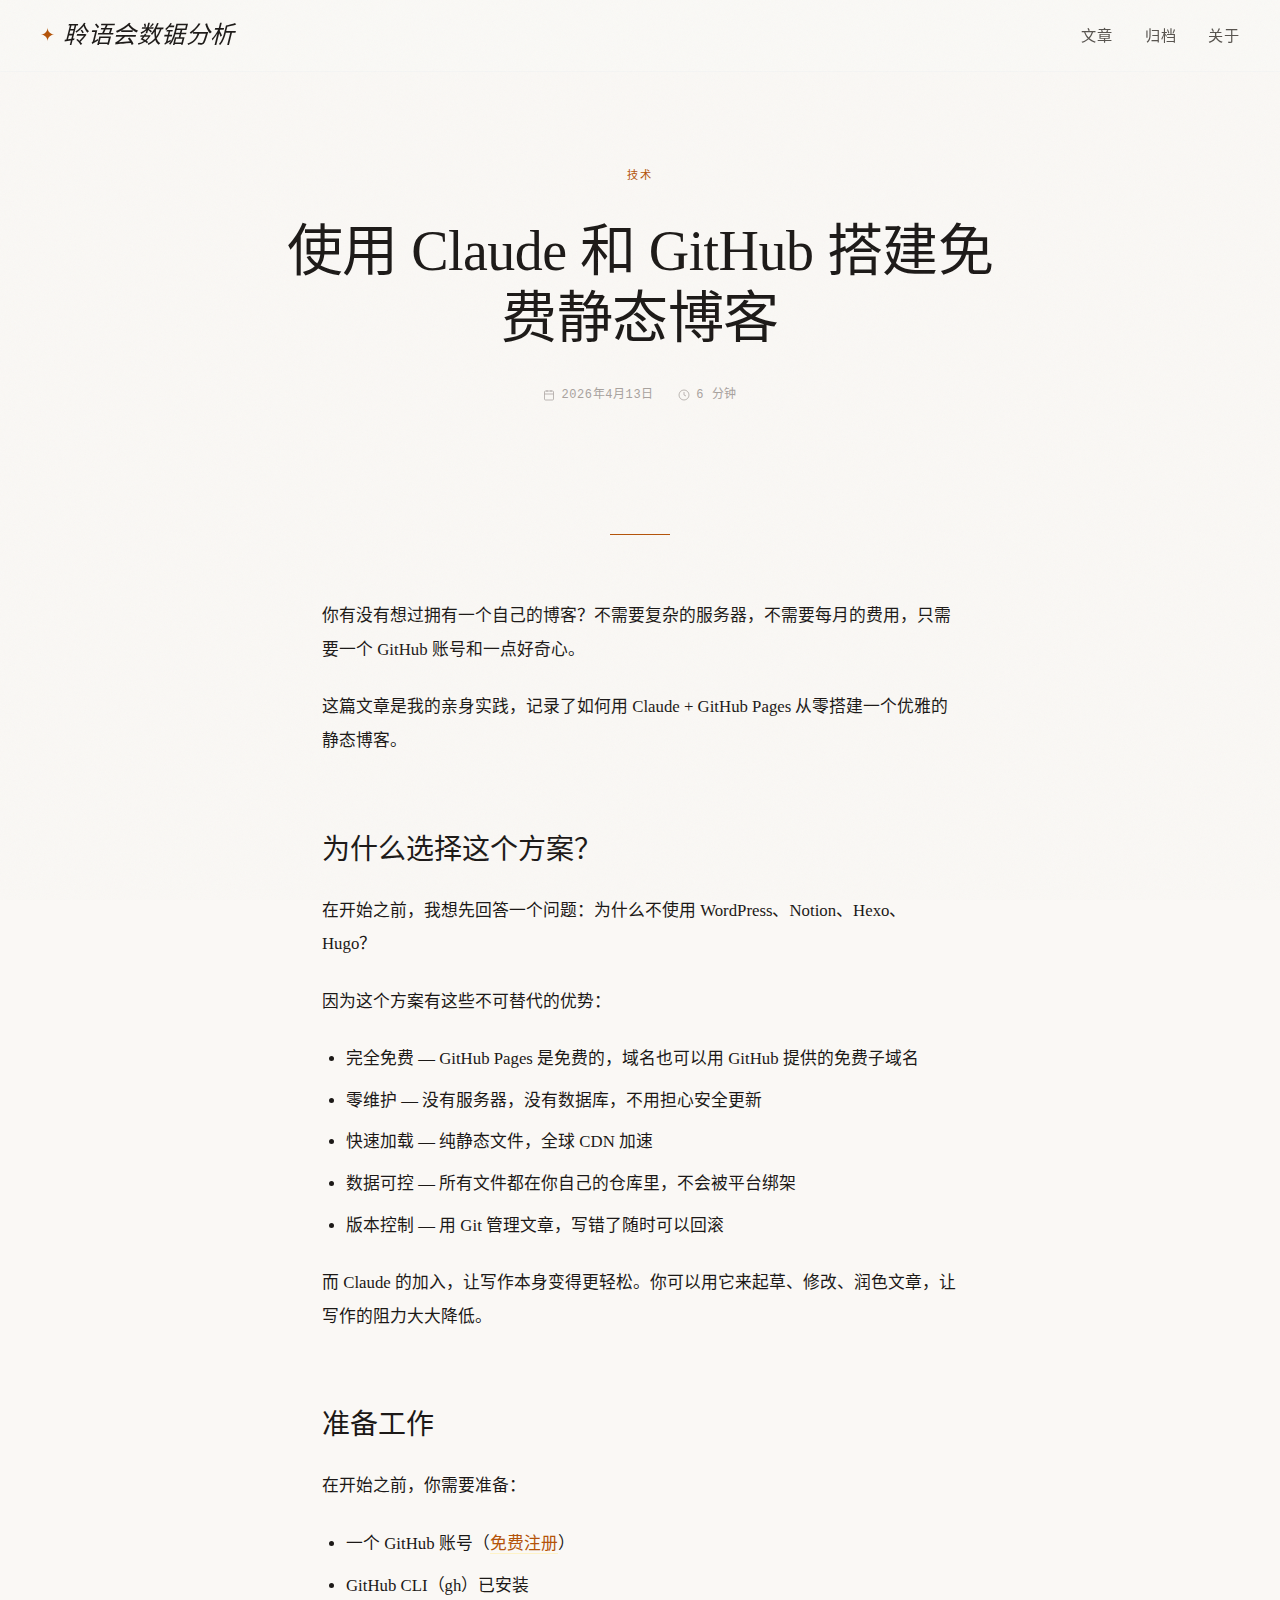
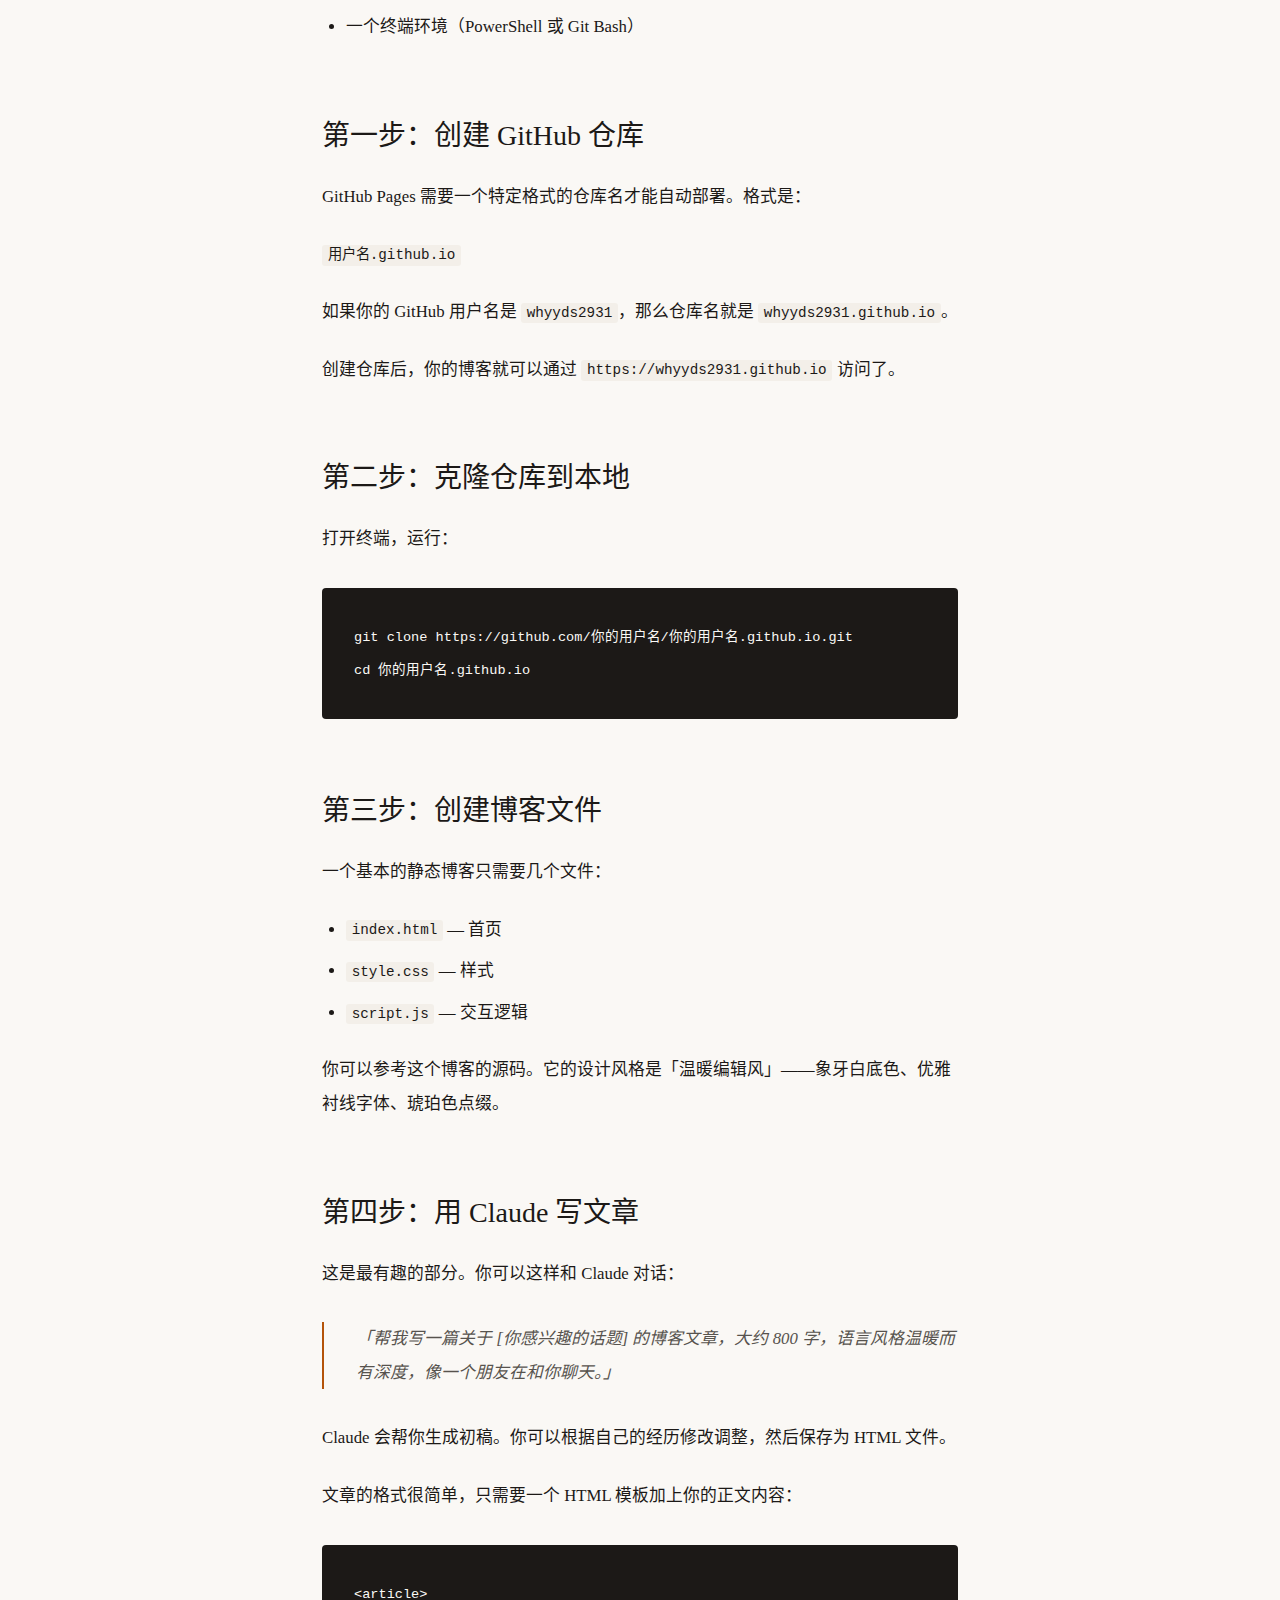
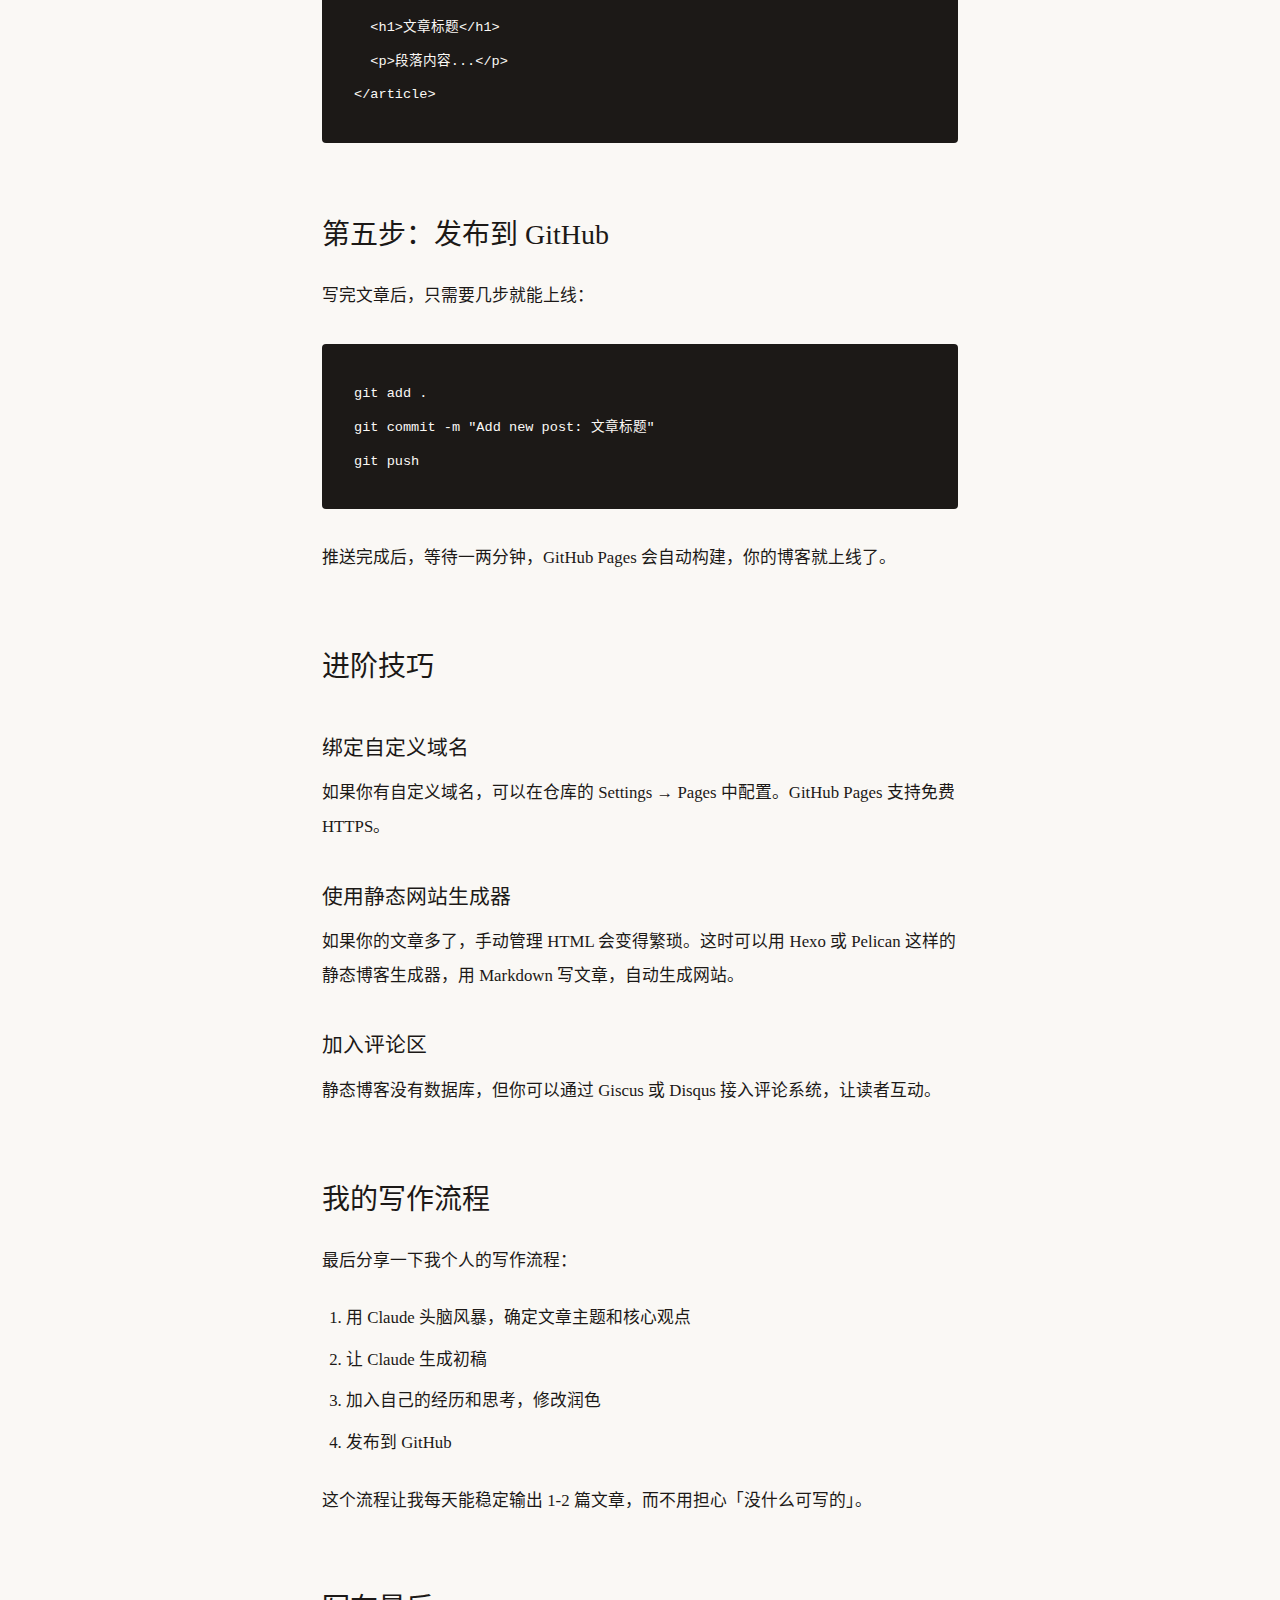
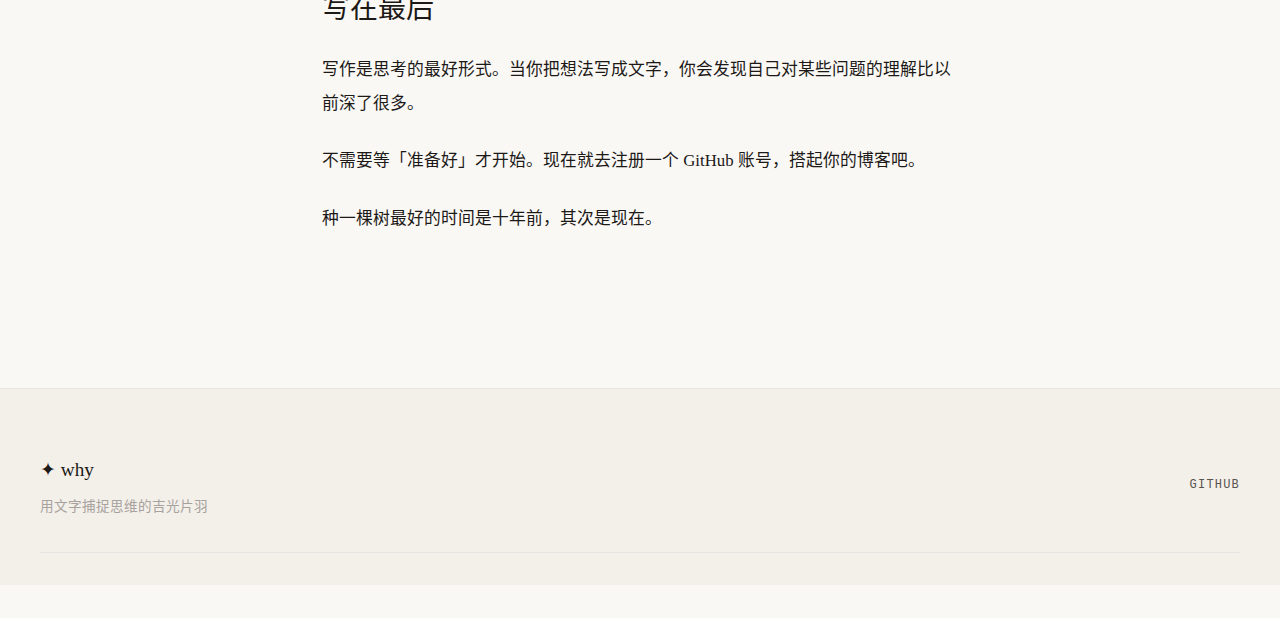
<file: posts/claude-github-pages-blog.html>
<!DOCTYPE html>
<html lang="zh-CN">
<head>
  <meta charset="UTF-8">
  <meta name="viewport" content="width=device-width, initial-scale=1.0">
  <title>使用 Claude 和 GitHub 搭建免费静态博客 — why</title>
  <meta name="description" content="不需要服务器，不需要费用，只需要 Claude、AI 写作助手和 GitHub，就能拥有自己的个人博客。完整教程。">
  <link rel="stylesheet" href="../style.css">
  <link rel="icon" href="data:image/svg+xml,<svg xmlns='http://www.w3.org/2000/svg' viewBox='0 0 100 100'><text y='.9em' font-size='90'>🌿</text></svg>">
</head>
<body>
  <div class="grain-overlay"></div>
  <header class="site-header scrolled">
    <div class="header-inner">
      <a href="../index.html" class="logo">
        <span class="logo-mark">✦</span>
        <span class="logo-text">聆语会数锯分析</span>
      </a>
      <nav class="main-nav">
        <a href="../index.html" class="nav-link">文章</a>
        <a href="../archive.html" class="nav-link">归档</a>
        <a href="../about.html" class="nav-link">关于</a>
      </nav>
    </div>
  </header>
  <main class="main-content">
    <div id="postContent"></div>
  </main>
  <footer class="site-footer">
    <div class="footer-inner">
      <div class="footer-left">
        <span class="footer-logo">✦ why</span>
        <p class="footer-desc">用文字捕捉思维的吉光片羽</p>
      </div>
      <div class="footer-right">
        <a href="https://github.com/whyyds2931" class="footer-link" target="_blank">GitHub</a>
      </div>
    </div>
  </footer>
  <script>
    const article = {
      slug: 'claude-github-pages-blog',
      title: '使用 Claude 和 GitHub 搭建免费静态博客',
      date: '2026-04-13',
      tag: '技术',
      readtime: '6 分钟',
      excerpt: '不需要服务器，不需要费用，只需要 Claude、AI 写作助手和 GitHub，就能拥有自己的个人博客。这篇文章记录了我搭建这个博客的完整过程。',
      content: `
        <p>你有没有想过拥有一个自己的博客？不需要复杂的服务器，不需要每月的费用，只需要一个 GitHub 账号和一点好奇心。</p>
        <p>这篇文章是我的亲身实践，记录了如何用 Claude + GitHub Pages 从零搭建一个优雅的静态博客。</p>

        <h2>为什么选择这个方案？</h2>
        <p>在开始之前，我想先回答一个问题：为什么不使用 WordPress、Notion、Hexo、Hugo？</p>
        <p>因为这个方案有这些不可替代的优势：</p>
        <ul>
          <li><strong>完全免费</strong> — GitHub Pages 是免费的，域名也可以用 GitHub 提供的免费子域名</li>
          <li><strong>零维护</strong> — 没有服务器，没有数据库，不用担心安全更新</li>
          <li><strong>快速加载</strong> — 纯静态文件，全球 CDN 加速</li>
          <li><strong>数据可控</strong> — 所有文件都在你自己的仓库里，不会被平台绑架</li>
          <li><strong>版本控制</strong> — 用 Git 管理文章，写错了随时可以回滚</li>
        </ul>
        <p>而 Claude 的加入，让写作本身变得更轻松。你可以用它来起草、修改、润色文章，让写作的阻力大大降低。</p>

        <h2>准备工作</h2>
        <p>在开始之前，你需要准备：</p>
        <ul>
          <li>一个 GitHub 账号（<a href="https://github.com" target="_blank">免费注册</a>）</li>
          <li>GitHub CLI（gh）已安装</li>
          <li>一个终端环境（PowerShell 或 Git Bash）</li>
        </ul>

        <h2>第一步：创建 GitHub 仓库</h2>
        <p>GitHub Pages 需要一个特定格式的仓库名才能自动部署。格式是：</p>
        <p><code>用户名.github.io</code></p>
        <p>如果你的 GitHub 用户名是 <code>whyyds2931</code>，那么仓库名就是 <code>whyyds2931.github.io</code>。</p>
        <p>创建仓库后，你的博客就可以通过 <code>https://whyyds2931.github.io</code> 访问了。</p>

        <h2>第二步：克隆仓库到本地</h2>
        <p>打开终端，运行：</p>
        <pre><code>git clone https://github.com/你的用户名/你的用户名.github.io.git
cd 你的用户名.github.io</code></pre>

        <h2>第三步：创建博客文件</h2>
        <p>一个基本的静态博客只需要几个文件：</p>
        <ul>
          <li><code>index.html</code> — 首页</li>
          <li><code>style.css</code> — 样式</li>
          <li><code>script.js</code> — 交互逻辑</li>
        </ul>
        <p>你可以参考这个博客的源码。它的设计风格是「温暖编辑风」——象牙白底色、优雅衬线字体、琥珀色点缀。</p>

        <h2>第四步：用 Claude 写文章</h2>
        <p>这是最有趣的部分。你可以这样和 Claude 对话：</p>
        <blockquote>「帮我写一篇关于 [你感兴趣的话题] 的博客文章，大约 800 字，语言风格温暖而有深度，像一个朋友在和你聊天。」</blockquote>
        <p>Claude 会帮你生成初稿。你可以根据自己的经历修改调整，然后保存为 HTML 文件。</p>
        <p>文章的格式很简单，只需要一个 HTML 模板加上你的正文内容：</p>
        <pre><code>&lt;article&gt;
  &lt;h1&gt;文章标题&lt;/h1&gt;
  &lt;p&gt;段落内容...&lt;/p&gt;
&lt;/article&gt;</code></pre>

        <h2>第五步：发布到 GitHub</h2>
        <p>写完文章后，只需要几步就能上线：</p>
        <pre><code>git add .
git commit -m "Add new post: 文章标题"
git push</code></pre>
        <p>推送完成后，等待一两分钟，GitHub Pages 会自动构建，你的博客就上线了。</p>

        <h2>进阶技巧</h2>

        <h3>绑定自定义域名</h3>
        <p>如果你有自定义域名，可以在仓库的 Settings → Pages 中配置。GitHub Pages 支持免费 HTTPS。</p>

        <h3>使用静态网站生成器</h3>
        <p>如果你的文章多了，手动管理 HTML 会变得繁琐。这时可以用 <strong>Hexo</strong> 或 <strong>Pelican</strong> 这样的静态博客生成器，用 Markdown 写文章，自动生成网站。</p>

        <h3>加入评论区</h3>
        <p>静态博客没有数据库，但你可以通过 <strong>Giscus</strong> 或 <strong>Disqus</strong> 接入评论系统，让读者互动。</p>

        <h2>我的写作流程</h2>
        <p>最后分享一下我个人的写作流程：</p>
        <ol>
          <li>用 Claude 头脑风暴，确定文章主题和核心观点</li>
          <li>让 Claude 生成初稿</li>
          <li>加入自己的经历和思考，修改润色</li>
          <li>发布到 GitHub</li>
        </ol>
        <p>这个流程让我每天能稳定输出 1-2 篇文章，而不用担心「没什么可写的」。</p>

        <h2>写在最后</h2>
        <p>写作是思考的最好形式。当你把想法写成文字，你会发现自己对某些问题的理解比以前深了很多。</p>
        <p>不需要等「准备好」才开始。现在就去注册一个 GitHub 账号，搭起你的博客吧。</p>
        <p>种一棵树最好的时间是十年前，其次是现在。</p>
      `
    };

    document.addEventListener('DOMContentLoaded', () => {
      const container = document.getElementById('postContent');
      container.innerHTML = `
        <div class="post-hero">
          <div class="post-hero-tag">${article.tag}</div>
          <h1 class="post-hero-title">${article.title}</h1>
          <div class="post-hero-meta">
            <span>
              <svg width="12" height="12" viewBox="0 0 24 24" fill="none" stroke="currentColor" stroke-width="1.5">
                <rect x="3" y="4" width="18" height="18" rx="2" ry="2"/>
                <line x1="16" y1="2" x2="16" y2="6"/>
                <line x1="8" y1="2" x2="8" y2="6"/>
                <line x1="3" y1="10" x2="21" y2="10"/>
              </svg>
              ${new Date(article.date).toLocaleDateString('zh-CN', {year:'numeric', month:'long', day:'numeric'})}
            </span>
            <span>
              <svg width="12" height="12" viewBox="0 0 24 24" fill="none" stroke="currentColor" stroke-width="1.5">
                <circle cx="12" cy="12" r="10"/>
                <polyline points="12 6 12 12 16 14"/>
              </svg>
              ${article.readtime}
            </span>
          </div>
        </div>
        <div class="post-divider"></div>
        <div class="post-content">${article.content}</div>
      `;
      document.title = article.title + " — 聆语会数锯分析";
    });
  </script>
</body>
</html>
</file>
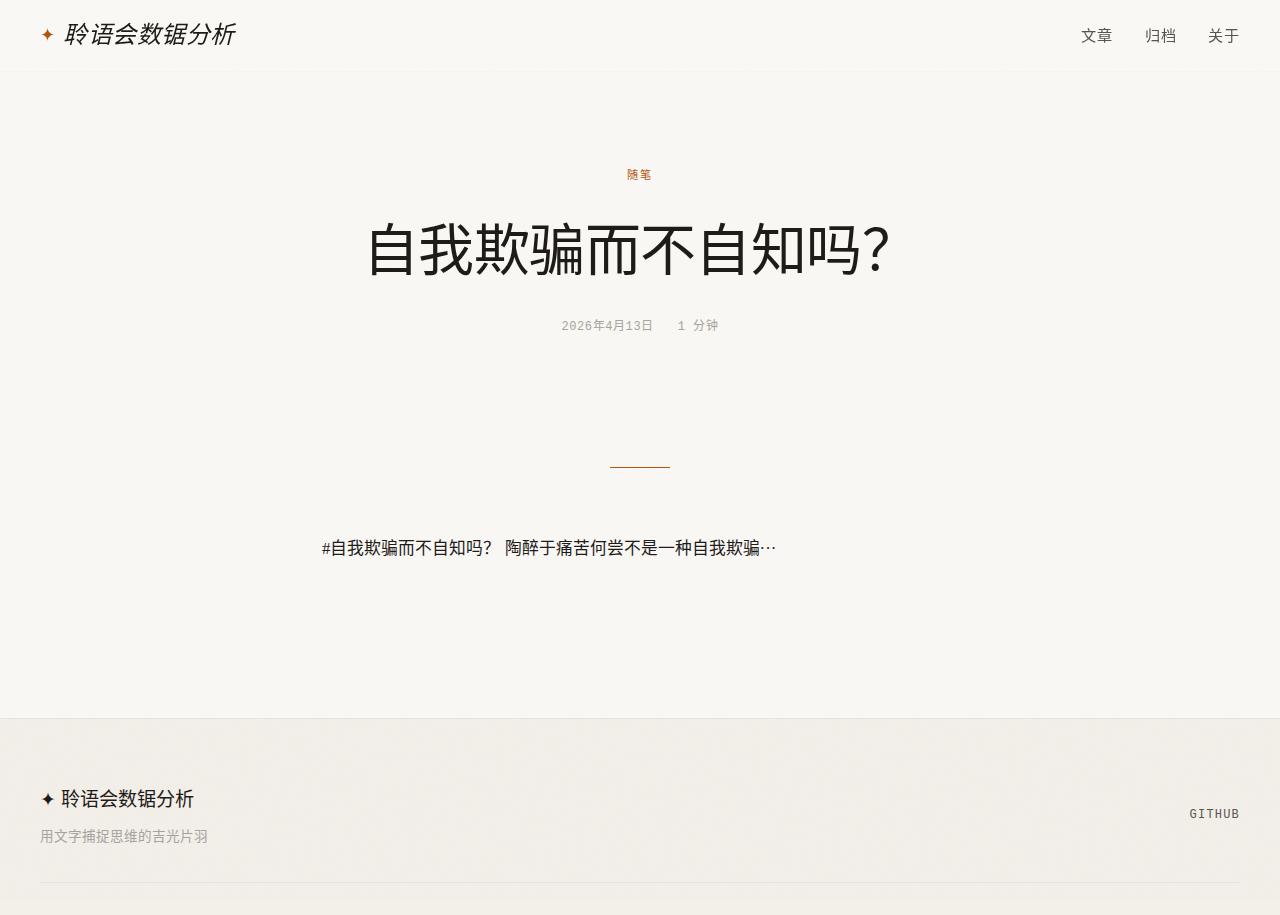
<file: posts/自我欺骗而不自知吗.html>
<!DOCTYPE html>
<html lang="zh-CN">
<head>
  <meta charset="UTF-8">
  <meta name="viewport" content="width=device-width, initial-scale=1.0">
  <title>自我欺骗而不自知吗？ — 聆语会数锯分析</title>
  <link rel="stylesheet" href="../style.css">
  <link rel="icon" href="data:image/svg+xml,<svg xmlns='http://www.w3.org/2000/svg' viewBox='0 0 100 100'><text y='.9em' font-size='90'>🌿</text></svg>">
</head>
<body>
  <div class="grain-overlay"></div>
  <header class="site-header scrolled">
    <div class="header-inner">
      <a href="../index.html" class="logo">
        <span class="logo-mark">✦</span>
        <span class="logo-text">聆语会数锯分析</span>
      </a>
      <nav class="main-nav">
        <a href="../index.html" class="nav-link">文章</a>
        <a href="../archive.html" class="nav-link">归档</a>
        <a href="../about.html" class="nav-link">关于</a>
      </nav>
    </div>
  </header>
  <main class="main-content">
    <div id="postContent"></div>
  </main>
  <footer class="site-footer">
    <div class="footer-inner">
      <div class="footer-left">
        <span class="footer-logo">✦ 聆语会数锯分析</span>
        <p class="footer-desc">用文字捕捉思维的吉光片羽</p>
      </div>
      <div class="footer-right">
        <a href="https://github.com/whyyds2931" class="footer-link" target="_blank">GitHub</a>
      </div>
    </div>
  </footer>
  <script>
    const article = {
      slug: '自我欺骗而不自知吗',
      title: '自我欺骗而不自知吗？',
      date: '2026-04-13',
      tag: '随笔',
      readtime: '1 分钟',
      excerpt: '#自我欺骗而不自知吗？ 陶醉于痛苦何尝不是一种自我欺骗···...',
      content: "<p>#自我欺骗而不自知吗？\n陶醉于痛苦何尝不是一种自我欺骗···</p>"
    };

    document.addEventListener('DOMContentLoaded', () => {
      const container = document.getElementById('postContent');
      container.innerHTML = `
        <div class="post-hero">
          <div class="post-hero-tag">${article.tag}</div>
          <h1 class="post-hero-title">${article.title}</h1>
          <div class="post-hero-meta">
            <span>${new Date(article.date).toLocaleDateString('zh-CN', {year:'numeric',month:'long',day:'numeric'})}</span>
            <span>${article.readtime}</span>
          </div>
        </div>
        <div class="post-divider"></div>
        <div class="post-content">${article.content}</div>
      `;
      document.title = article.title + ' — 聆语会数锯分析';
    });
  </script>
</body>
</html>
</file>
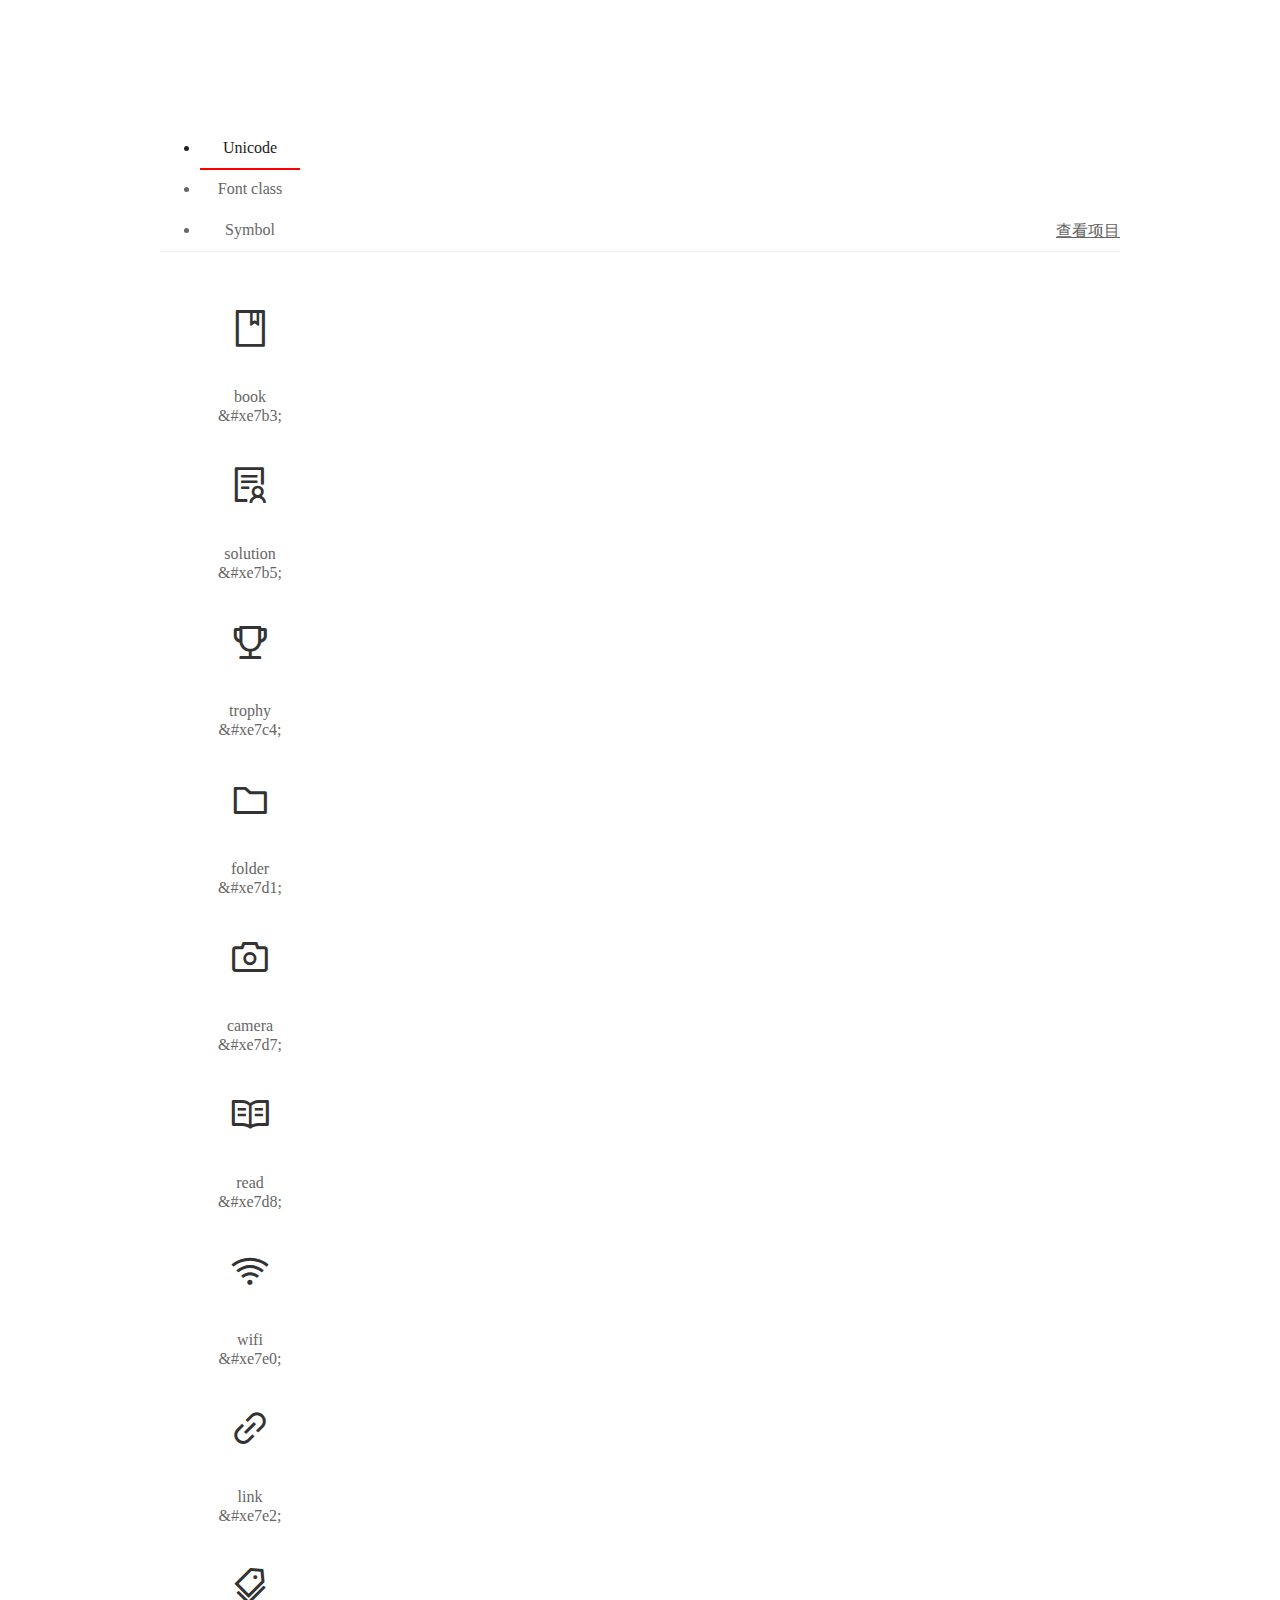
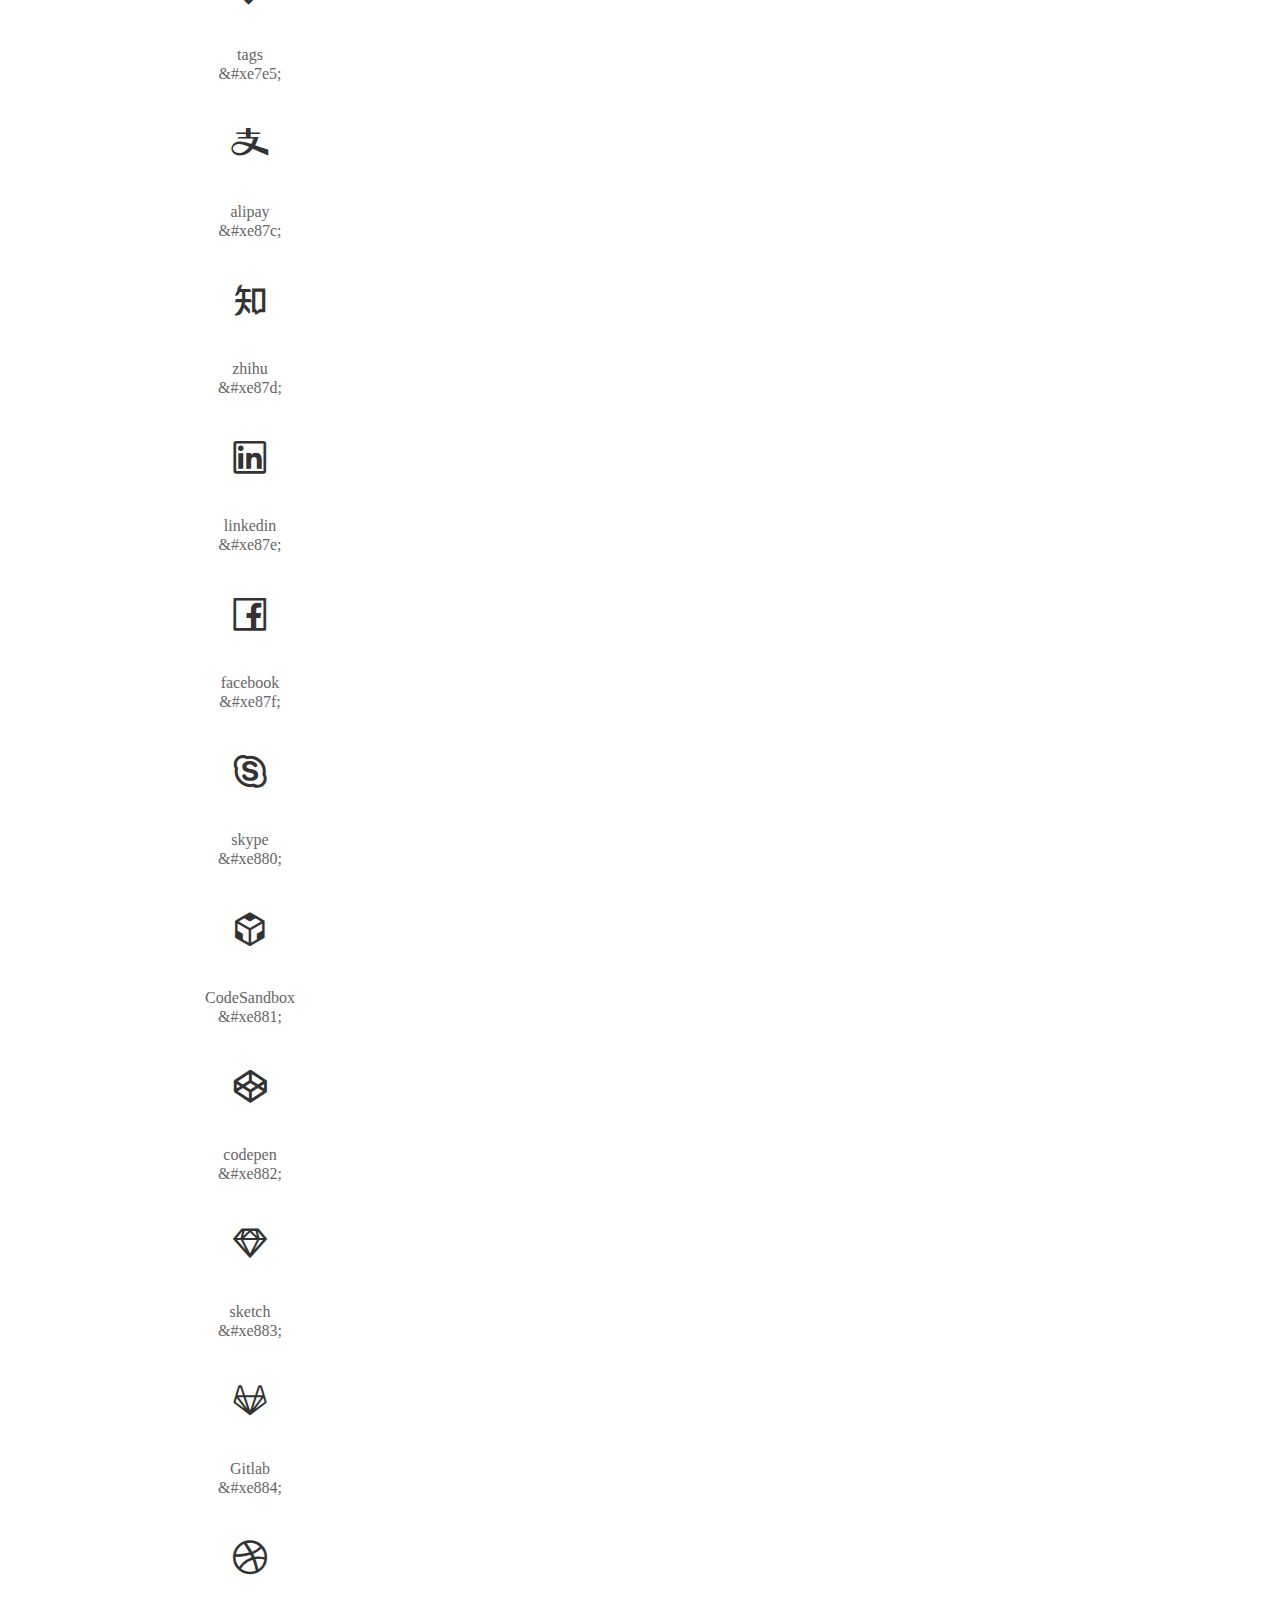
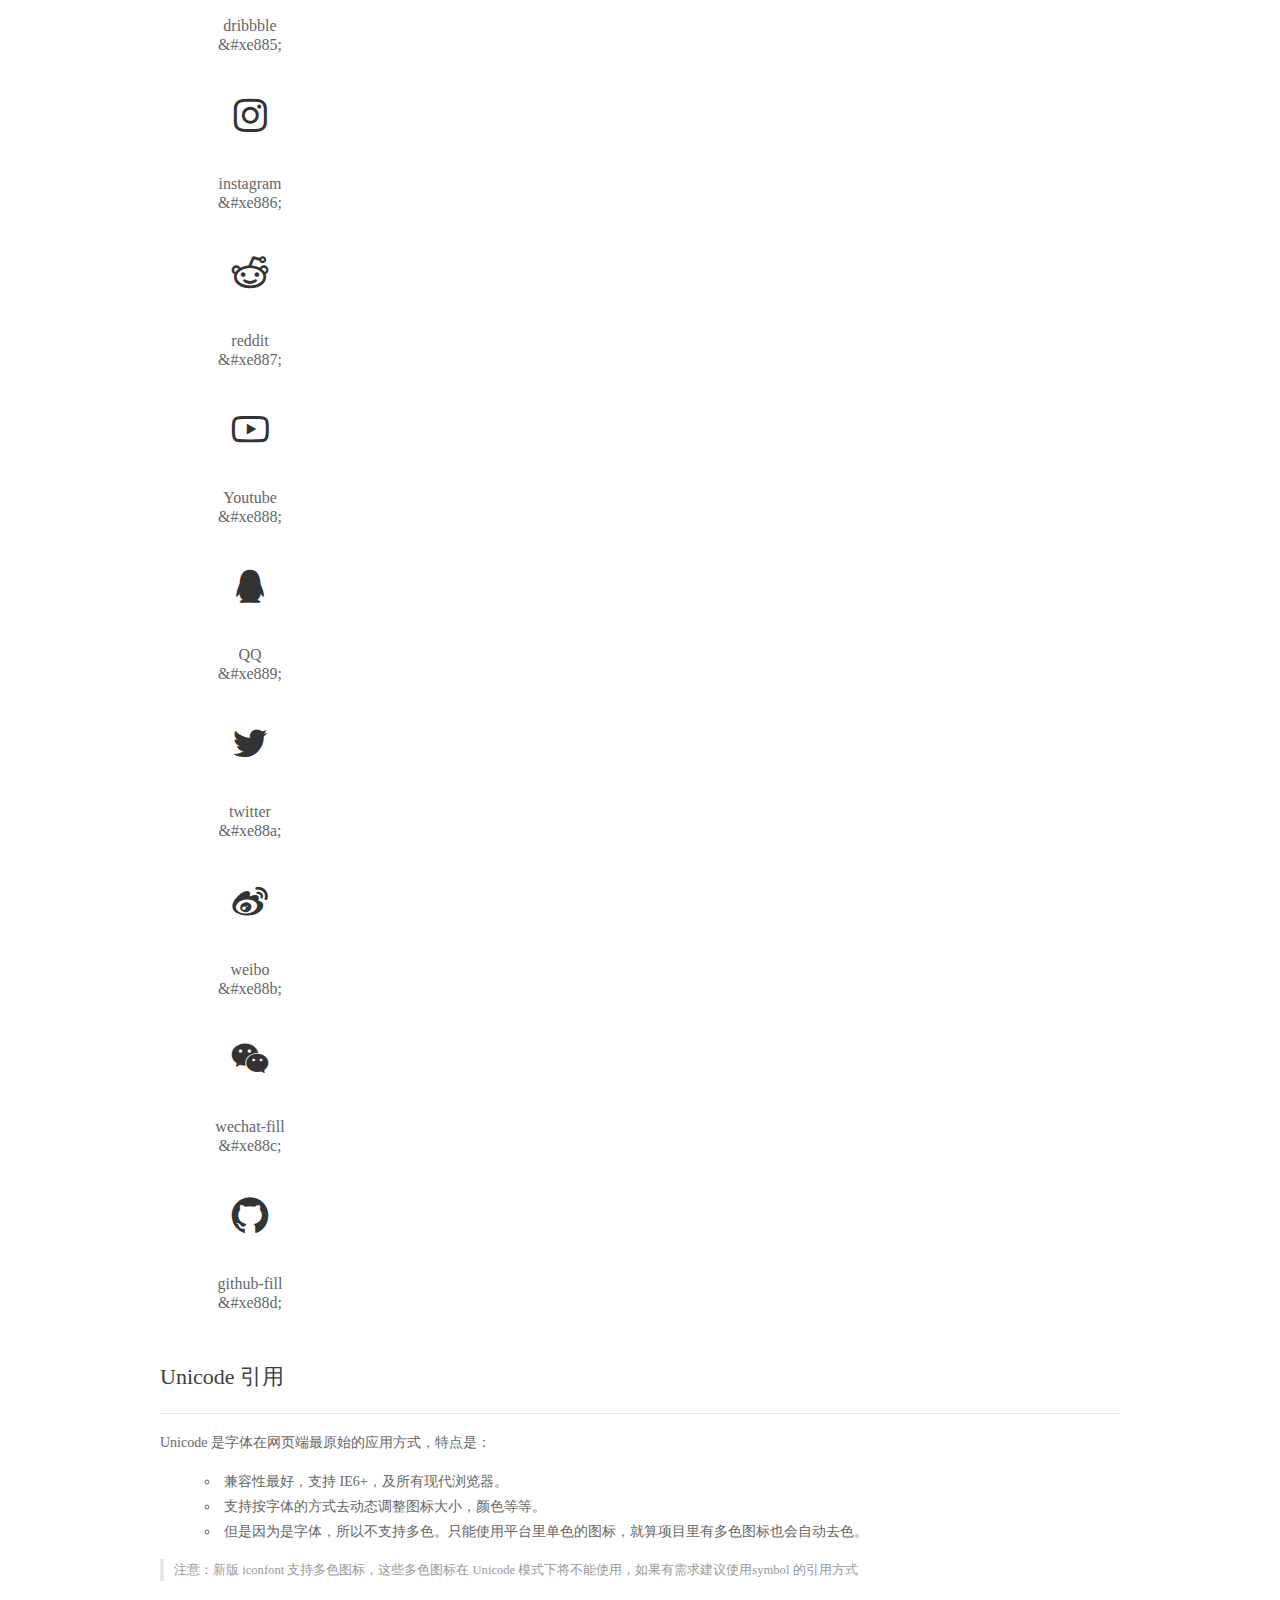
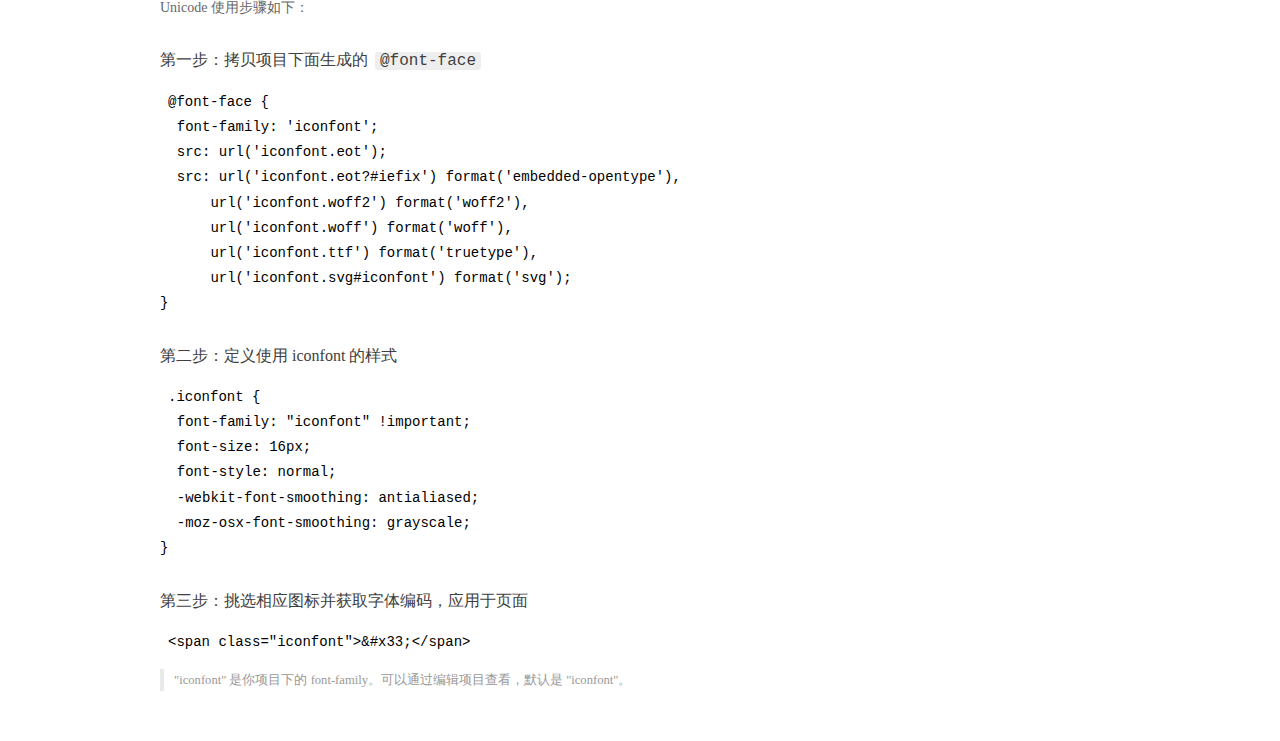
<file: fonts/iconfont/demo_index.html>
<!DOCTYPE html>
<html>
<head>
  <meta charset="utf-8"/>
  <title>IconFont Demo</title>
  <link rel="shortcut icon" href="https://gtms04.alicdn.com/tps/i4/TB1_oz6GVXXXXaFXpXXJDFnIXXX-64-64.ico" type="image/x-icon"/>
  <link rel="stylesheet" href="https://g.alicdn.com/thx/cube/1.3.2/cube.min.css">
  <link rel="stylesheet" href="demo.css">
  <link rel="stylesheet" href="iconfont.css">
  <script src="iconfont.js"></script>
  <!-- jQuery -->
  <script src="https://a1.alicdn.com/oss/uploads/2018/12/26/7bfddb60-08e8-11e9-9b04-53e73bb6408b.js"></script>
  <!-- 代码高亮 -->
  <script src="https://a1.alicdn.com/oss/uploads/2018/12/26/a3f714d0-08e6-11e9-8a15-ebf944d7534c.js"></script>
</head>
<body>
  <div class="main">
    <h1 class="logo"><a href="https://www.iconfont.cn/" title="iconfont 首页" target="_blank">&#xe86b;</a></h1>
    <div class="nav-tabs">
      <ul id="tabs" class="dib-box">
        <li class="dib active"><span>Unicode</span></li>
        <li class="dib"><span>Font class</span></li>
        <li class="dib"><span>Symbol</span></li>
      </ul>
      
      <a href="https://www.iconfont.cn/manage/index?manage_type=myprojects&projectId=1614736" target="_blank" class="nav-more">查看项目</a>
      
    </div>
    <div class="tab-container">
      <div class="content unicode" style="display: block;">
          <ul class="icon_lists dib-box">
          
            <li class="dib">
              <span class="icon iconfont">&#xe7b3;</span>
                <div class="name">book</div>
                <div class="code-name">&amp;#xe7b3;</div>
              </li>
          
            <li class="dib">
              <span class="icon iconfont">&#xe7b5;</span>
                <div class="name">solution</div>
                <div class="code-name">&amp;#xe7b5;</div>
              </li>
          
            <li class="dib">
              <span class="icon iconfont">&#xe7c4;</span>
                <div class="name">trophy</div>
                <div class="code-name">&amp;#xe7c4;</div>
              </li>
          
            <li class="dib">
              <span class="icon iconfont">&#xe7d1;</span>
                <div class="name">folder</div>
                <div class="code-name">&amp;#xe7d1;</div>
              </li>
          
            <li class="dib">
              <span class="icon iconfont">&#xe7d7;</span>
                <div class="name">camera</div>
                <div class="code-name">&amp;#xe7d7;</div>
              </li>
          
            <li class="dib">
              <span class="icon iconfont">&#xe7d8;</span>
                <div class="name">read</div>
                <div class="code-name">&amp;#xe7d8;</div>
              </li>
          
            <li class="dib">
              <span class="icon iconfont">&#xe7e0;</span>
                <div class="name">wifi</div>
                <div class="code-name">&amp;#xe7e0;</div>
              </li>
          
            <li class="dib">
              <span class="icon iconfont">&#xe7e2;</span>
                <div class="name">link</div>
                <div class="code-name">&amp;#xe7e2;</div>
              </li>
          
            <li class="dib">
              <span class="icon iconfont">&#xe7e5;</span>
                <div class="name">tags</div>
                <div class="code-name">&amp;#xe7e5;</div>
              </li>
          
            <li class="dib">
              <span class="icon iconfont">&#xe87c;</span>
                <div class="name">alipay</div>
                <div class="code-name">&amp;#xe87c;</div>
              </li>
          
            <li class="dib">
              <span class="icon iconfont">&#xe87d;</span>
                <div class="name">zhihu</div>
                <div class="code-name">&amp;#xe87d;</div>
              </li>
          
            <li class="dib">
              <span class="icon iconfont">&#xe87e;</span>
                <div class="name">linkedin</div>
                <div class="code-name">&amp;#xe87e;</div>
              </li>
          
            <li class="dib">
              <span class="icon iconfont">&#xe87f;</span>
                <div class="name">facebook</div>
                <div class="code-name">&amp;#xe87f;</div>
              </li>
          
            <li class="dib">
              <span class="icon iconfont">&#xe880;</span>
                <div class="name">skype</div>
                <div class="code-name">&amp;#xe880;</div>
              </li>
          
            <li class="dib">
              <span class="icon iconfont">&#xe881;</span>
                <div class="name">CodeSandbox</div>
                <div class="code-name">&amp;#xe881;</div>
              </li>
          
            <li class="dib">
              <span class="icon iconfont">&#xe882;</span>
                <div class="name">codepen</div>
                <div class="code-name">&amp;#xe882;</div>
              </li>
          
            <li class="dib">
              <span class="icon iconfont">&#xe883;</span>
                <div class="name">sketch</div>
                <div class="code-name">&amp;#xe883;</div>
              </li>
          
            <li class="dib">
              <span class="icon iconfont">&#xe884;</span>
                <div class="name">Gitlab</div>
                <div class="code-name">&amp;#xe884;</div>
              </li>
          
            <li class="dib">
              <span class="icon iconfont">&#xe885;</span>
                <div class="name">dribbble</div>
                <div class="code-name">&amp;#xe885;</div>
              </li>
          
            <li class="dib">
              <span class="icon iconfont">&#xe886;</span>
                <div class="name">instagram</div>
                <div class="code-name">&amp;#xe886;</div>
              </li>
          
            <li class="dib">
              <span class="icon iconfont">&#xe887;</span>
                <div class="name">reddit</div>
                <div class="code-name">&amp;#xe887;</div>
              </li>
          
            <li class="dib">
              <span class="icon iconfont">&#xe888;</span>
                <div class="name">Youtube</div>
                <div class="code-name">&amp;#xe888;</div>
              </li>
          
            <li class="dib">
              <span class="icon iconfont">&#xe889;</span>
                <div class="name">QQ</div>
                <div class="code-name">&amp;#xe889;</div>
              </li>
          
            <li class="dib">
              <span class="icon iconfont">&#xe88a;</span>
                <div class="name">twitter</div>
                <div class="code-name">&amp;#xe88a;</div>
              </li>
          
            <li class="dib">
              <span class="icon iconfont">&#xe88b;</span>
                <div class="name">weibo</div>
                <div class="code-name">&amp;#xe88b;</div>
              </li>
          
            <li class="dib">
              <span class="icon iconfont">&#xe88c;</span>
                <div class="name">wechat-fill</div>
                <div class="code-name">&amp;#xe88c;</div>
              </li>
          
            <li class="dib">
              <span class="icon iconfont">&#xe88d;</span>
                <div class="name">github-fill</div>
                <div class="code-name">&amp;#xe88d;</div>
              </li>
          
          </ul>
          <div class="article markdown">
          <h2 id="unicode-">Unicode 引用</h2>
          <hr>

          <p>Unicode 是字体在网页端最原始的应用方式，特点是：</p>
          <ul>
            <li>兼容性最好，支持 IE6+，及所有现代浏览器。</li>
            <li>支持按字体的方式去动态调整图标大小，颜色等等。</li>
            <li>但是因为是字体，所以不支持多色。只能使用平台里单色的图标，就算项目里有多色图标也会自动去色。</li>
          </ul>
          <blockquote>
            <p>注意：新版 iconfont 支持多色图标，这些多色图标在 Unicode 模式下将不能使用，如果有需求建议使用symbol 的引用方式</p>
          </blockquote>
          <p>Unicode 使用步骤如下：</p>
          <h3 id="-font-face">第一步：拷贝项目下面生成的 <code>@font-face</code></h3>
<pre><code class="language-css"
>@font-face {
  font-family: 'iconfont';
  src: url('iconfont.eot');
  src: url('iconfont.eot?#iefix') format('embedded-opentype'),
      url('iconfont.woff2') format('woff2'),
      url('iconfont.woff') format('woff'),
      url('iconfont.ttf') format('truetype'),
      url('iconfont.svg#iconfont') format('svg');
}
</code></pre>
          <h3 id="-iconfont-">第二步：定义使用 iconfont 的样式</h3>
<pre><code class="language-css"
>.iconfont {
  font-family: "iconfont" !important;
  font-size: 16px;
  font-style: normal;
  -webkit-font-smoothing: antialiased;
  -moz-osx-font-smoothing: grayscale;
}
</code></pre>
          <h3 id="-">第三步：挑选相应图标并获取字体编码，应用于页面</h3>
<pre>
<code class="language-html"
>&lt;span class="iconfont"&gt;&amp;#x33;&lt;/span&gt;
</code></pre>
          <blockquote>
            <p>"iconfont" 是你项目下的 font-family。可以通过编辑项目查看，默认是 "iconfont"。</p>
          </blockquote>
          </div>
      </div>
      <div class="content font-class">
        <ul class="icon_lists dib-box">
          
          <li class="dib">
            <span class="icon iconfont icon-publish"></span>
            <div class="name">
              book
            </div>
            <div class="code-name">.icon-publish
            </div>
          </li>
          
          <li class="dib">
            <span class="icon iconfont icon-resume"></span>
            <div class="name">
              solution
            </div>
            <div class="code-name">.icon-resume
            </div>
          </li>
          
          <li class="dib">
            <span class="icon iconfont icon-trophy"></span>
            <div class="name">
              trophy
            </div>
            <div class="code-name">.icon-trophy
            </div>
          </li>
          
          <li class="dib">
            <span class="icon iconfont icon-category"></span>
            <div class="name">
              folder
            </div>
            <div class="code-name">.icon-category
            </div>
          </li>
          
          <li class="dib">
            <span class="icon iconfont icon-gallery"></span>
            <div class="name">
              camera
            </div>
            <div class="code-name">.icon-gallery
            </div>
          </li>
          
          <li class="dib">
            <span class="icon iconfont icon-blog"></span>
            <div class="name">
              read
            </div>
            <div class="code-name">.icon-blog
            </div>
          </li>
          
          <li class="dib">
            <span class="icon iconfont icon-rss"></span>
            <div class="name">
              wifi
            </div>
            <div class="code-name">.icon-rss
            </div>
          </li>
          
          <li class="dib">
            <span class="icon iconfont icon-link"></span>
            <div class="name">
              link
            </div>
            <div class="code-name">.icon-link
            </div>
          </li>
          
          <li class="dib">
            <span class="icon iconfont icon-tags"></span>
            <div class="name">
              tags
            </div>
            <div class="code-name">.icon-tags
            </div>
          </li>
          
          <li class="dib">
            <span class="icon iconfont icon-alipay"></span>
            <div class="name">
              alipay
            </div>
            <div class="code-name">.icon-alipay
            </div>
          </li>
          
          <li class="dib">
            <span class="icon iconfont icon-zhihu"></span>
            <div class="name">
              zhihu
            </div>
            <div class="code-name">.icon-zhihu
            </div>
          </li>
          
          <li class="dib">
            <span class="icon iconfont icon-linkedin"></span>
            <div class="name">
              linkedin
            </div>
            <div class="code-name">.icon-linkedin
            </div>
          </li>
          
          <li class="dib">
            <span class="icon iconfont icon-facebook"></span>
            <div class="name">
              facebook
            </div>
            <div class="code-name">.icon-facebook
            </div>
          </li>
          
          <li class="dib">
            <span class="icon iconfont icon-skype"></span>
            <div class="name">
              skype
            </div>
            <div class="code-name">.icon-skype
            </div>
          </li>
          
          <li class="dib">
            <span class="icon iconfont icon-codesandbox"></span>
            <div class="name">
              CodeSandbox
            </div>
            <div class="code-name">.icon-codesandbox
            </div>
          </li>
          
          <li class="dib">
            <span class="icon iconfont icon-codepen"></span>
            <div class="name">
              codepen
            </div>
            <div class="code-name">.icon-codepen
            </div>
          </li>
          
          <li class="dib">
            <span class="icon iconfont icon-sketch"></span>
            <div class="name">
              sketch
            </div>
            <div class="code-name">.icon-sketch
            </div>
          </li>
          
          <li class="dib">
            <span class="icon iconfont icon-gitlab"></span>
            <div class="name">
              Gitlab
            </div>
            <div class="code-name">.icon-gitlab
            </div>
          </li>
          
          <li class="dib">
            <span class="icon iconfont icon-dribbble"></span>
            <div class="name">
              dribbble
            </div>
            <div class="code-name">.icon-dribbble
            </div>
          </li>
          
          <li class="dib">
            <span class="icon iconfont icon-instagram"></span>
            <div class="name">
              instagram
            </div>
            <div class="code-name">.icon-instagram
            </div>
          </li>
          
          <li class="dib">
            <span class="icon iconfont icon-reddit"></span>
            <div class="name">
              reddit
            </div>
            <div class="code-name">.icon-reddit
            </div>
          </li>
          
          <li class="dib">
            <span class="icon iconfont icon-youtube"></span>
            <div class="name">
              Youtube
            </div>
            <div class="code-name">.icon-youtube
            </div>
          </li>
          
          <li class="dib">
            <span class="icon iconfont icon-qq"></span>
            <div class="name">
              QQ
            </div>
            <div class="code-name">.icon-qq
            </div>
          </li>
          
          <li class="dib">
            <span class="icon iconfont icon-twitter"></span>
            <div class="name">
              twitter
            </div>
            <div class="code-name">.icon-twitter
            </div>
          </li>
          
          <li class="dib">
            <span class="icon iconfont icon-weibo"></span>
            <div class="name">
              weibo
            </div>
            <div class="code-name">.icon-weibo
            </div>
          </li>
          
          <li class="dib">
            <span class="icon iconfont icon-wechat"></span>
            <div class="name">
              wechat-fill
            </div>
            <div class="code-name">.icon-wechat
            </div>
          </li>
          
          <li class="dib">
            <span class="icon iconfont icon-github"></span>
            <div class="name">
              github-fill
            </div>
            <div class="code-name">.icon-github
            </div>
          </li>
          
        </ul>
        <div class="article markdown">
        <h2 id="font-class-">font-class 引用</h2>
        <hr>

        <p>font-class 是 Unicode 使用方式的一种变种，主要是解决 Unicode 书写不直观，语意不明确的问题。</p>
        <p>与 Unicode 使用方式相比，具有如下特点：</p>
        <ul>
          <li>兼容性良好，支持 IE8+，及所有现代浏览器。</li>
          <li>相比于 Unicode 语意明确，书写更直观。可以很容易分辨这个 icon 是什么。</li>
          <li>因为使用 class 来定义图标，所以当要替换图标时，只需要修改 class 里面的 Unicode 引用。</li>
          <li>不过因为本质上还是使用的字体，所以多色图标还是不支持的。</li>
        </ul>
        <p>使用步骤如下：</p>
        <h3 id="-fontclass-">第一步：引入项目下面生成的 fontclass 代码：</h3>
<pre><code class="language-html">&lt;link rel="stylesheet" href="./iconfont.css"&gt;
</code></pre>
        <h3 id="-">第二步：挑选相应图标并获取类名，应用于页面：</h3>
<pre><code class="language-html">&lt;span class="iconfont icon-xxx"&gt;&lt;/span&gt;
</code></pre>
        <blockquote>
          <p>"
            iconfont" 是你项目下的 font-family。可以通过编辑项目查看，默认是 "iconfont"。</p>
        </blockquote>
      </div>
      </div>
      <div class="content symbol">
          <ul class="icon_lists dib-box">
          
            <li class="dib">
                <svg class="icon svg-icon" aria-hidden="true">
                  <use xlink:href="#icon-publish"></use>
                </svg>
                <div class="name">book</div>
                <div class="code-name">#icon-publish</div>
            </li>
          
            <li class="dib">
                <svg class="icon svg-icon" aria-hidden="true">
                  <use xlink:href="#icon-resume"></use>
                </svg>
                <div class="name">solution</div>
                <div class="code-name">#icon-resume</div>
            </li>
          
            <li class="dib">
                <svg class="icon svg-icon" aria-hidden="true">
                  <use xlink:href="#icon-trophy"></use>
                </svg>
                <div class="name">trophy</div>
                <div class="code-name">#icon-trophy</div>
            </li>
          
            <li class="dib">
                <svg class="icon svg-icon" aria-hidden="true">
                  <use xlink:href="#icon-category"></use>
                </svg>
                <div class="name">folder</div>
                <div class="code-name">#icon-category</div>
            </li>
          
            <li class="dib">
                <svg class="icon svg-icon" aria-hidden="true">
                  <use xlink:href="#icon-gallery"></use>
                </svg>
                <div class="name">camera</div>
                <div class="code-name">#icon-gallery</div>
            </li>
          
            <li class="dib">
                <svg class="icon svg-icon" aria-hidden="true">
                  <use xlink:href="#icon-blog"></use>
                </svg>
                <div class="name">read</div>
                <div class="code-name">#icon-blog</div>
            </li>
          
            <li class="dib">
                <svg class="icon svg-icon" aria-hidden="true">
                  <use xlink:href="#icon-rss"></use>
                </svg>
                <div class="name">wifi</div>
                <div class="code-name">#icon-rss</div>
            </li>
          
            <li class="dib">
                <svg class="icon svg-icon" aria-hidden="true">
                  <use xlink:href="#icon-link"></use>
                </svg>
                <div class="name">link</div>
                <div class="code-name">#icon-link</div>
            </li>
          
            <li class="dib">
                <svg class="icon svg-icon" aria-hidden="true">
                  <use xlink:href="#icon-tags"></use>
                </svg>
                <div class="name">tags</div>
                <div class="code-name">#icon-tags</div>
            </li>
          
            <li class="dib">
                <svg class="icon svg-icon" aria-hidden="true">
                  <use xlink:href="#icon-alipay"></use>
                </svg>
                <div class="name">alipay</div>
                <div class="code-name">#icon-alipay</div>
            </li>
          
            <li class="dib">
                <svg class="icon svg-icon" aria-hidden="true">
                  <use xlink:href="#icon-zhihu"></use>
                </svg>
                <div class="name">zhihu</div>
                <div class="code-name">#icon-zhihu</div>
            </li>
          
            <li class="dib">
                <svg class="icon svg-icon" aria-hidden="true">
                  <use xlink:href="#icon-linkedin"></use>
                </svg>
                <div class="name">linkedin</div>
                <div class="code-name">#icon-linkedin</div>
            </li>
          
            <li class="dib">
                <svg class="icon svg-icon" aria-hidden="true">
                  <use xlink:href="#icon-facebook"></use>
                </svg>
                <div class="name">facebook</div>
                <div class="code-name">#icon-facebook</div>
            </li>
          
            <li class="dib">
                <svg class="icon svg-icon" aria-hidden="true">
                  <use xlink:href="#icon-skype"></use>
                </svg>
                <div class="name">skype</div>
                <div class="code-name">#icon-skype</div>
            </li>
          
            <li class="dib">
                <svg class="icon svg-icon" aria-hidden="true">
                  <use xlink:href="#icon-codesandbox"></use>
                </svg>
                <div class="name">CodeSandbox</div>
                <div class="code-name">#icon-codesandbox</div>
            </li>
          
            <li class="dib">
                <svg class="icon svg-icon" aria-hidden="true">
                  <use xlink:href="#icon-codepen"></use>
                </svg>
                <div class="name">codepen</div>
                <div class="code-name">#icon-codepen</div>
            </li>
          
            <li class="dib">
                <svg class="icon svg-icon" aria-hidden="true">
                  <use xlink:href="#icon-sketch"></use>
                </svg>
                <div class="name">sketch</div>
                <div class="code-name">#icon-sketch</div>
            </li>
          
            <li class="dib">
                <svg class="icon svg-icon" aria-hidden="true">
                  <use xlink:href="#icon-gitlab"></use>
                </svg>
                <div class="name">Gitlab</div>
                <div class="code-name">#icon-gitlab</div>
            </li>
          
            <li class="dib">
                <svg class="icon svg-icon" aria-hidden="true">
                  <use xlink:href="#icon-dribbble"></use>
                </svg>
                <div class="name">dribbble</div>
                <div class="code-name">#icon-dribbble</div>
            </li>
          
            <li class="dib">
                <svg class="icon svg-icon" aria-hidden="true">
                  <use xlink:href="#icon-instagram"></use>
                </svg>
                <div class="name">instagram</div>
                <div class="code-name">#icon-instagram</div>
            </li>
          
            <li class="dib">
                <svg class="icon svg-icon" aria-hidden="true">
                  <use xlink:href="#icon-reddit"></use>
                </svg>
                <div class="name">reddit</div>
                <div class="code-name">#icon-reddit</div>
            </li>
          
            <li class="dib">
                <svg class="icon svg-icon" aria-hidden="true">
                  <use xlink:href="#icon-youtube"></use>
                </svg>
                <div class="name">Youtube</div>
                <div class="code-name">#icon-youtube</div>
            </li>
          
            <li class="dib">
                <svg class="icon svg-icon" aria-hidden="true">
                  <use xlink:href="#icon-qq"></use>
                </svg>
                <div class="name">QQ</div>
                <div class="code-name">#icon-qq</div>
            </li>
          
            <li class="dib">
                <svg class="icon svg-icon" aria-hidden="true">
                  <use xlink:href="#icon-twitter"></use>
                </svg>
                <div class="name">twitter</div>
                <div class="code-name">#icon-twitter</div>
            </li>
          
            <li class="dib">
                <svg class="icon svg-icon" aria-hidden="true">
                  <use xlink:href="#icon-weibo"></use>
                </svg>
                <div class="name">weibo</div>
                <div class="code-name">#icon-weibo</div>
            </li>
          
            <li class="dib">
                <svg class="icon svg-icon" aria-hidden="true">
                  <use xlink:href="#icon-wechat"></use>
                </svg>
                <div class="name">wechat-fill</div>
                <div class="code-name">#icon-wechat</div>
            </li>
          
            <li class="dib">
                <svg class="icon svg-icon" aria-hidden="true">
                  <use xlink:href="#icon-github"></use>
                </svg>
                <div class="name">github-fill</div>
                <div class="code-name">#icon-github</div>
            </li>
          
          </ul>
          <div class="article markdown">
          <h2 id="symbol-">Symbol 引用</h2>
          <hr>

          <p>这是一种全新的使用方式，应该说这才是未来的主流，也是平台目前推荐的用法。相关介绍可以参考这篇<a href="">文章</a>
            这种用法其实是做了一个 SVG 的集合，与另外两种相比具有如下特点：</p>
          <ul>
            <li>支持多色图标了，不再受单色限制。</li>
            <li>通过一些技巧，支持像字体那样，通过 <code>font-size</code>, <code>color</code> 来调整样式。</li>
            <li>兼容性较差，支持 IE9+，及现代浏览器。</li>
            <li>浏览器渲染 SVG 的性能一般，还不如 png。</li>
          </ul>
          <p>使用步骤如下：</p>
          <h3 id="-symbol-">第一步：引入项目下面生成的 symbol 代码：</h3>
<pre><code class="language-html">&lt;script src="./iconfont.js"&gt;&lt;/script&gt;
</code></pre>
          <h3 id="-css-">第二步：加入通用 CSS 代码（引入一次就行）：</h3>
<pre><code class="language-html">&lt;style&gt;
.icon {
  width: 1em;
  height: 1em;
  vertical-align: -0.15em;
  fill: currentColor;
  overflow: hidden;
}
&lt;/style&gt;
</code></pre>
          <h3 id="-">第三步：挑选相应图标并获取类名，应用于页面：</h3>
<pre><code class="language-html">&lt;svg class="icon" aria-hidden="true"&gt;
  &lt;use xlink:href="#icon-xxx"&gt;&lt;/use&gt;
&lt;/svg&gt;
</code></pre>
          </div>
      </div>

    </div>
  </div>
  <script>
  $(document).ready(function () {
      $('.tab-container .content:first').show()

      $('#tabs li').click(function (e) {
        var tabContent = $('.tab-container .content')
        var index = $(this).index()

        if ($(this).hasClass('active')) {
          return
        } else {
          $('#tabs li').removeClass('active')
          $(this).addClass('active')

          tabContent.hide().eq(index).fadeIn()
        }
      })
    })
  </script>
</body>
</html>
</file>
<file: style.css>
/* ============================================
   DIGITAL GARDEN — Warm Editorial Aesthetic
   ============================================ */

:root {
  /* Colors */
  --bg-primary: #FAF8F5;
  --bg-secondary: #F3EFE9;
  --bg-card: #FFFFFF;
  --ink: #1C1917;
  --ink-light: #57534E;
  --ink-faint: #A8A29E;
  --accent: #B45309;
  --accent-soft: #FEF3C7;
  --accent-muted: #D97706;
  --border: #E7E5E4;
  --border-light: #F5F5F4;

  /* Typography */
  --font-display: 'Cormorant Garamond', 'Noto Serif SC', Georgia, serif;
  --font-body: 'Noto Serif SC', Georgia, 'Songti SC', serif;
  --font-mono: 'JetBrains Mono', 'Fira Code', monospace;

  /* Spacing */
  --space-xs: 0.5rem;
  --space-sm: 1rem;
  --space-md: 2rem;
  --space-lg: 4rem;
  --space-xl: 8rem;

  /* Animation */
  --ease-out: cubic-bezier(0.16, 1, 0.3, 1);
  --ease-in-out: cubic-bezier(0.45, 0, 0.55, 1);
  --duration-fast: 200ms;
  --duration-normal: 400ms;
  --duration-slow: 800ms;
}

/* Reset & Base */
*, *::before, *::after {
  box-sizing: border-box;
  margin: 0;
  padding: 0;
}

html {
  font-size: 16px;
  scroll-behavior: smooth;
  -webkit-text-size-adjust: 100%;
}

body {
  font-family: var(--font-body);
  background-color: var(--bg-primary);
  color: var(--ink);
  line-height: 1.8;
  min-height: 100vh;
  overflow-x: hidden;
}

::selection {
  background: var(--accent-soft);
  color: var(--ink);
}

a {
  color: inherit;
  text-decoration: none;
  transition: color var(--duration-fast) var(--ease-out);
}

/* Grain Overlay */
.grain-overlay {
  position: fixed;
  inset: 0;
  pointer-events: none;
  z-index: 9999;
  opacity: 0.035;
  background-image: url("data:image/svg+xml,%3Csvg viewBox='0 0 512 512' xmlns='http://www.w3.org/2000/svg'%3E%3Cfilter id='noise'%3E%3CfeTurbulence type='fractalNoise' baseFrequency='0.9' numOctaves='4' stitchTiles='stitch'/%3E%3C/filter%3E%3Crect width='100%25' height='100%25' filter='url(%23noise)'/%3E%3C/svg%3E");
  background-repeat: repeat;
  background-size: 256px 256px;
}

/* Scrollbar */
::-webkit-scrollbar {
  width: 6px;
}
::-webkit-scrollbar-track {
  background: var(--bg-secondary);
}
::-webkit-scrollbar-thumb {
  background: var(--ink-faint);
  border-radius: 3px;
}
::-webkit-scrollbar-thumb:hover {
  background: var(--ink-light);
}

/* ============================================
   HEADER
   ============================================ */
.site-header {
  position: fixed;
  top: 0;
  left: 0;
  right: 0;
  z-index: 100;
  padding: 0 var(--space-md);
  transition: all var(--duration-normal) var(--ease-out);
}

.site-header::before {
  content: '';
  position: absolute;
  inset: 0;
  background: rgba(250, 248, 245, 0);
  backdrop-filter: blur(0px);
  transition: all var(--duration-normal) var(--ease-out);
}

.site-header.scrolled::before {
  background: rgba(250, 248, 245, 0.92);
  backdrop-filter: blur(12px);
  border-bottom: 1px solid var(--border-light);
}

.header-inner {
  position: relative;
  display: flex;
  align-items: center;
  justify-content: space-between;
  max-width: 1200px;
  margin: 0 auto;
  height: 72px;
}

.logo {
  display: flex;
  align-items: center;
  gap: 0.5rem;
  font-family: var(--font-display);
  font-size: 1.5rem;
  font-weight: 500;
  letter-spacing: 0.02em;
}

.logo-mark {
  color: var(--accent);
  font-size: 1.1rem;
  animation: pulse-glow 3s ease-in-out infinite;
}

@keyframes pulse-glow {
  0%, 100% { opacity: 1; }
  50% { opacity: 0.6; }
}

.logo-text {
  font-weight: 300;
  font-style: italic;
}

.main-nav {
  display: flex;
  align-items: center;
  gap: var(--space-md);
}

.nav-link {
  font-family: var(--font-display);
  font-size: 0.95rem;
  font-weight: 400;
  color: var(--ink-light);
  letter-spacing: 0.05em;
  position: relative;
  padding: 0.25rem 0;
}

.nav-link::after {
  content: '';
  position: absolute;
  bottom: -2px;
  left: 0;
  width: 0;
  height: 1px;
  background: var(--accent);
  transition: width var(--duration-normal) var(--ease-out);
}

.nav-link:hover,
.nav-link.active {
  color: var(--ink);
}

.nav-link:hover::after,
.nav-link.active::after {
  width: 100%;
}

/* Mobile Menu Toggle */
.menu-toggle {
  display: none;
  flex-direction: column;
  gap: 6px;
  background: none;
  border: none;
  cursor: pointer;
  padding: 0.5rem;
  z-index: 200;
}

.menu-toggle span {
  display: block;
  width: 24px;
  height: 1.5px;
  background: var(--ink);
  transition: all var(--duration-normal) var(--ease-out);
  transform-origin: center;
}

.menu-toggle.active span:first-child {
  transform: translateY(3.75px) rotate(45deg);
}

.menu-toggle.active span:last-child {
  transform: translateY(-3.75px) rotate(-45deg);
}

/* Mobile Nav */
.mobile-nav {
  display: none;
  position: fixed;
  inset: 0;
  background: var(--bg-primary);
  z-index: 90;
  flex-direction: column;
  align-items: center;
  justify-content: center;
  gap: var(--space-md);
  opacity: 0;
  pointer-events: none;
  transition: opacity var(--duration-normal) var(--ease-out);
}

.mobile-nav.open {
  opacity: 1;
  pointer-events: auto;
}

.mobile-nav-link {
  font-family: var(--font-display);
  font-size: 2rem;
  font-weight: 300;
  color: var(--ink);
  letter-spacing: 0.1em;
}

/* ============================================
   HERO
   ============================================ */
.hero {
  min-height: 100vh;
  display: flex;
  align-items: center;
  justify-content: center;
  padding: var(--space-xl) var(--space-md);
  position: relative;
}

.hero::before {
  content: '';
  position: absolute;
  top: 20%;
  right: 10%;
  width: 300px;
  height: 300px;
  background: radial-gradient(circle, var(--accent-soft) 0%, transparent 70%);
  border-radius: 50%;
  filter: blur(60px);
  opacity: 0.2;
  animation: float 8s ease-in-out infinite;
  pointer-events: none;
}

.hero-inner {
  text-align: center;
  max-width: 700px;
  position: relative;
  z-index: 1;
}

.hero-glass-card {
  background: rgba(255, 255, 255, 0.18);
  backdrop-filter: blur(24px);
  -webkit-backdrop-filter: blur(24px);
  border: 1px solid rgba(255, 255, 255, 0.4);
  border-radius: 20px;
  padding: var(--space-lg) var(--space-md);
  box-shadow:
    0 8px 40px rgba(0, 0, 0, 0.08),
    inset 0 1px 0 rgba(255, 255, 255, 0.7);
  transition: transform 0.4s var(--ease-out), box-shadow 0.4s var(--ease-out);
}

.hero-glass-card:hover {
  transform: translateY(-3px);
  box-shadow:
    0 20px 60px rgba(0, 0, 0, 0.12),
    inset 0 1px 0 rgba(255, 255, 255, 0.7);
}

.hero-tag {
  display: inline-block;
  font-family: var(--font-mono);
  font-size: 0.75rem;
  letter-spacing: 0.2em;
  text-transform: uppercase;
  color: var(--accent);
  border: 1px solid var(--accent);
  padding: 0.35rem 1rem;
  border-radius: 2rem;
  margin-bottom: var(--space-md);
  opacity: 0;
  animation: fadeUp 0.8s var(--ease-out) 0.2s forwards;
}

.hero-title {
  font-family: var(--font-display);
  font-size: clamp(2.5rem, 6vw, 4.5rem);
  font-weight: 300;
  line-height: 1.2;
  letter-spacing: -0.02em;
  color: var(--ink);
  margin-bottom: var(--space-md);
  opacity: 0;
  animation: fadeUp 0.8s var(--ease-out) 0.4s forwards;
  cursor: pointer;
  user-select: none;
  transition: color 0.4s var(--ease-out);
}

.hero-title:active,
.hero-title.clicked {
  color: var(--accent);
}

.hero-subtitle {
  font-family: var(--font-body);
  font-size: 1.1rem;
  font-weight: 300;
  color: var(--ink-light);
  line-height: 2;
  margin-bottom: 0;
  opacity: 0;
  animation: fadeUp 0.8s var(--ease-out) 0.6s forwards;
}

.hero-scroll-hint {
  display: flex;
  flex-direction: column;
  align-items: center;
  gap: 0.5rem;
  color: var(--ink-faint);
  font-family: var(--font-mono);
  font-size: 0.7rem;
  letter-spacing: 0.15em;
  text-transform: uppercase;
  opacity: 0;
  animation: fadeUp 0.8s var(--ease-out) 0.8s forwards;
}

.hero-scroll-hint svg {
  animation: bounce 2s ease-in-out infinite;
}

@keyframes bounce {
  0%, 100% { transform: translateY(0); }
  50% { transform: translateY(6px); }
}

@keyframes fadeUp {
  from {
    opacity: 0;
    transform: translateY(24px);
  }
  to {
    opacity: 1;
    transform: translateY(0);
  }
}

/* ============================================
   ARTICLES SECTION
   ============================================ */
.articles {
  padding: var(--space-lg) var(--space-md) var(--space-xl);
  background: var(--bg-primary);
}

.articles-inner {
  max-width: 1200px;
  margin: 0 auto;
}

.articles-header {
  display: flex;
  align-items: baseline;
  justify-content: space-between;
  margin-bottom: var(--space-lg);
  padding-bottom: var(--space-sm);
  border-bottom: 1px solid var(--border);
}

.articles-title {
  font-family: var(--font-display);
  font-size: 1.5rem;
  font-weight: 400;
  color: var(--ink);
  letter-spacing: 0.02em;
}

.articles-all {
  display: flex;
  align-items: center;
  gap: 0.5rem;
  font-family: var(--font-mono);
  font-size: 0.75rem;
  letter-spacing: 0.1em;
  text-transform: uppercase;
  color: var(--ink-light);
  transition: all var(--duration-fast) var(--ease-out);
}

.articles-all:hover {
  color: var(--accent);
  gap: 0.75rem;
}

.articles-grid {
  display: grid;
  grid-template-columns: repeat(auto-fill, minmax(340px, 1fr));
  gap: var(--space-md);
}

/* Article Card */
.article-card {
  background: var(--bg-card);
  border: 1px solid var(--border);
  border-radius: 4px;
  padding: var(--space-md);
  position: relative;
  transition: all var(--duration-normal) var(--ease-out);
  cursor: pointer;
  overflow: hidden;
  opacity: 0;
  animation: fadeUp 0.6s var(--ease-out) forwards;
}

.article-card::before {
  content: '';
  position: absolute;
  top: 0;
  left: 0;
  right: 0;
  height: 2px;
  background: linear-gradient(90deg, var(--accent), var(--accent-muted));
  transform: scaleX(0);
  transform-origin: left;
  transition: transform var(--duration-normal) var(--ease-out);
}

.article-card:hover {
  border-color: transparent;
  box-shadow: 0 8px 40px rgba(28, 25, 23, 0.08);
  transform: translateY(-4px);
}

.article-card:hover::before {
  transform: scaleX(1);
}

.article-meta {
  display: flex;
  align-items: center;
  gap: 1rem;
  margin-bottom: var(--space-sm);
}

.article-date {
  font-family: var(--font-mono);
  font-size: 0.7rem;
  color: var(--ink-faint);
  letter-spacing: 0.05em;
}

.article-tag {
  font-family: var(--font-mono);
  font-size: 0.65rem;
  letter-spacing: 0.1em;
  text-transform: uppercase;
  color: var(--accent);
  background: var(--accent-soft);
  padding: 0.2rem 0.6rem;
  border-radius: 2rem;
}

.article-title {
  font-family: var(--font-display);
  font-size: 1.5rem;
  font-weight: 400;
  line-height: 1.3;
  color: var(--ink);
  margin-bottom: var(--space-xs);
  transition: color var(--duration-fast) var(--ease-out);
}

.article-card:hover .article-title {
  color: var(--accent);
}

.article-excerpt {
  font-size: 0.9rem;
  font-weight: 300;
  color: var(--ink-light);
  line-height: 1.8;
  margin-bottom: var(--space-sm);
  display: -webkit-box;
  -webkit-line-clamp: 3;
  -webkit-box-orient: vertical;
  overflow: hidden;
}

.article-footer {
  display: flex;
  align-items: center;
  justify-content: space-between;
  padding-top: var(--space-sm);
  border-top: 1px solid var(--border-light);
}

.article-readtime {
  font-family: var(--font-mono);
  font-size: 0.65rem;
  color: var(--ink-faint);
  letter-spacing: 0.05em;
}

.article-arrow {
  font-family: var(--font-mono);
  font-size: 0.75rem;
  color: var(--ink-faint);
  transition: all var(--duration-fast) var(--ease-out);
}

.article-card:hover .article-arrow {
  color: var(--accent);
  transform: translateX(4px);
}

/* ============================================
   POST PAGE
   ============================================ */
.post-hero {
  padding: 10rem var(--space-md) var(--space-lg);
  max-width: 800px;
  margin: 0 auto;
  text-align: center;
}

.post-hero-tag {
  display: inline-block;
  font-family: var(--font-mono);
  font-size: 0.7rem;
  letter-spacing: 0.2em;
  text-transform: uppercase;
  color: var(--accent);
  margin-bottom: var(--space-md);
}

.post-hero-title {
  font-family: var(--font-display);
  font-size: clamp(2rem, 5vw, 3.5rem);
  font-weight: 400;
  line-height: 1.2;
  letter-spacing: -0.01em;
  margin-bottom: var(--space-md);
}

.post-hero-meta {
  display: flex;
  align-items: center;
  justify-content: center;
  gap: 1.5rem;
  color: var(--ink-faint);
  font-family: var(--font-mono);
  font-size: 0.75rem;
  letter-spacing: 0.05em;
}

.post-hero-meta span {
  display: flex;
  align-items: center;
  gap: 0.4rem;
}

.post-divider {
  width: 60px;
  height: 1px;
  background: var(--accent);
  margin: var(--space-lg) auto;
}

.post-content {
  max-width: 700px;
  margin: 0 auto;
  padding: 0 var(--space-md) var(--space-xl);
  font-size: 1.05rem;
  font-weight: 300;
  line-height: 2;
  color: var(--ink);
}

.post-content h2 {
  font-family: var(--font-display);
  font-size: 1.75rem;
  font-weight: 500;
  margin: var(--space-lg) 0 var(--space-sm);
  color: var(--ink);
}

.post-content h3 {
  font-family: var(--font-display);
  font-size: 1.3rem;
  font-weight: 500;
  margin: var(--space-md) 0 var(--space-xs);
}

.post-content p {
  margin-bottom: 1.5rem;
}

.post-content a {
  color: var(--accent);
  border-bottom: 1px solid var(--accent-soft);
  transition: all var(--duration-fast) var(--ease-out);
}

.post-content a:hover {
  border-bottom-color: var(--accent);
}

.post-content blockquote {
  border-left: 2px solid var(--accent);
  padding-left: var(--space-md);
  margin: var(--space-md) 0;
  color: var(--ink-light);
  font-style: italic;
}

.post-content code {
  font-family: var(--font-mono);
  font-size: 0.85em;
  background: var(--bg-secondary);
  padding: 0.15em 0.4em;
  border-radius: 3px;
}

.post-content pre {
  background: var(--ink);
  color: var(--bg-primary);
  padding: var(--space-md);
  border-radius: 4px;
  overflow-x: auto;
  margin: var(--space-md) 0;
}

.post-content pre code {
  background: none;
  padding: 0;
  font-size: 0.85rem;
}

.post-content ul, .post-content ol {
  padding-left: 1.5rem;
  margin-bottom: 1.5rem;
}

.post-content li {
  margin-bottom: 0.5rem;
}

.post-content img {
  max-width: 100%;
  border-radius: 4px;
  margin: var(--space-md) 0;
}

/* ============================================
   ARCHIVE PAGE
   ============================================ */
.archive-hero {
  padding: 10rem var(--space-md) var(--space-lg);
  max-width: 800px;
  margin: 0 auto;
  text-align: center;
}

.archive-hero h1 {
  font-family: var(--font-display);
  font-size: 3rem;
  font-weight: 300;
  margin-bottom: var(--space-sm);
}

.archive-hero p {
  color: var(--ink-light);
  font-weight: 300;
}

.archive-list {
  max-width: 800px;
  margin: 0 auto;
  padding: 0 var(--space-md) var(--space-xl);
}

.archive-year {
  font-family: var(--font-display);
  font-size: 1.25rem;
  font-weight: 400;
  color: var(--ink-faint);
  padding: var(--space-md) 0 var(--space-sm);
  border-bottom: 1px solid var(--border);
  margin-bottom: var(--space-sm);
}

.archive-item {
  display: flex;
  align-items: baseline;
  justify-content: space-between;
  padding: 0.75rem 0;
  border-bottom: 1px solid var(--border-light);
  transition: all var(--duration-fast) var(--ease-out);
}

.archive-item:hover {
  padding-left: 0.5rem;
}

.archive-item-title {
  font-family: var(--font-display);
  font-size: 1.1rem;
  font-weight: 400;
  color: var(--ink);
}

.archive-item:hover .archive-item-title {
  color: var(--accent);
}

.archive-item-date {
  font-family: var(--font-mono);
  font-size: 0.7rem;
  color: var(--ink-faint);
  letter-spacing: 0.05em;
}

/* ============================================
   ABOUT PAGE
   ============================================ */
.about-hero {
  padding: 10rem var(--space-md) var(--space-lg);
  max-width: 800px;
  margin: 0 auto;
  text-align: center;
}

.about-avatar {
  width: 100px;
  height: 100px;
  border-radius: 50%;
  background: linear-gradient(135deg, var(--accent-soft), var(--bg-secondary));
  display: flex;
  align-items: center;
  justify-content: center;
  font-size: 2.5rem;
  margin: 0 auto var(--space-md);
  border: 2px solid var(--border);
}

.about-hero h1 {
  font-family: var(--font-display);
  font-size: 2.5rem;
  font-weight: 300;
  margin-bottom: var(--space-sm);
}

.about-hero .subtitle {
  color: var(--ink-light);
  font-size: 1rem;
}

.about-content {
  max-width: 700px;
  margin: 0 auto;
  padding: 0 var(--space-md) var(--space-xl);
  font-size: 1rem;
  font-weight: 300;
  line-height: 2;
  color: var(--ink);
}

.about-content h2 {
  font-family: var(--font-display);
  font-size: 1.4rem;
  font-weight: 500;
  margin: var(--space-lg) 0 var(--space-sm);
  color: var(--ink);
}

.about-content p {
  margin-bottom: 1.5rem;
}

.about-links {
  display: flex;
  gap: var(--space-sm);
  justify-content: center;
  margin-top: var(--space-md);
}

.about-links a {
  font-family: var(--font-mono);
  font-size: 0.8rem;
  letter-spacing: 0.05em;
  padding: 0.5rem 1.25rem;
  border: 1px solid var(--border);
  border-radius: 2rem;
  transition: all var(--duration-fast) var(--ease-out);
}

.about-links a:hover {
  border-color: var(--accent);
  color: var(--accent);
  background: var(--accent-soft);
}

/* ============================================
   FOOTER
   ============================================ */
.site-footer {
  background: var(--bg-secondary);
  border-top: 1px solid var(--border);
  padding: var(--space-lg) var(--space-md) var(--space-md);
}

.footer-inner {
  max-width: 1200px;
  margin: 0 auto;
  display: flex;
  justify-content: space-between;
  align-items: center;
  padding-bottom: var(--space-md);
  border-bottom: 1px solid var(--border);
}

.footer-logo {
  font-family: var(--font-display);
  font-size: 1.2rem;
  font-weight: 400;
  display: block;
  margin-bottom: 0.5rem;
  color: var(--ink);
}

.footer-desc {
  font-size: 0.85rem;
  color: var(--ink-faint);
  font-weight: 300;
}

.footer-right {
  display: flex;
  gap: var(--space-md);
}

.footer-link {
  font-family: var(--font-mono);
  font-size: 0.75rem;
  letter-spacing: 0.1em;
  text-transform: uppercase;
  color: var(--ink-light);
}

.footer-link:hover {
  color: var(--accent);
}

.footer-bottom {
  max-width: 1200px;
  margin: var(--space-sm) auto 0;
  text-align: center;
  font-family: var(--font-mono);
  font-size: 0.7rem;
  color: var(--ink-faint);
  letter-spacing: 0.05em;
}

.footer-bottom a {
  color: var(--ink-faint);
  border-bottom: 1px solid transparent;
  transition: all var(--duration-fast) var(--ease-out);
}

.footer-bottom a:hover {
  color: var(--accent);
  border-bottom-color: var(--accent);
}

/* ============================================
   WRITE PAGE
   ============================================ */
.write-container {
  max-width: 800px;
  margin: 0 auto;
  padding: 8rem var(--space-md) var(--space-xl);
}

.write-header {
  display: flex;
  align-items: center;
  justify-content: space-between;
  margin-bottom: var(--space-lg);
  padding-bottom: var(--space-md);
  border-bottom: 1px solid var(--border);
}

.write-header h1 {
  font-family: var(--font-display);
  font-size: 1.5rem;
  font-weight: 400;
}

.write-btn {
  font-family: var(--font-mono);
  font-size: 0.75rem;
  letter-spacing: 0.1em;
  text-transform: uppercase;
  padding: 0.5rem 1.25rem;
  border: 1px solid var(--accent);
  background: var(--accent);
  color: white;
  border-radius: 2rem;
  cursor: pointer;
  transition: all var(--duration-fast) var(--ease-out);
}

.write-btn:hover {
  background: var(--accent-muted);
  border-color: var(--accent-muted);
}

.write-form {
  display: flex;
  flex-direction: column;
  gap: var(--space-md);
}

.form-group {
  display: flex;
  flex-direction: column;
  gap: 0.5rem;
}

.form-group label {
  font-family: var(--font-mono);
  font-size: 0.75rem;
  letter-spacing: 0.1em;
  text-transform: uppercase;
  color: var(--ink-light);
}

.form-group input,
.form-group textarea {
  font-family: var(--font-body);
  font-size: 1rem;
  font-weight: 300;
  color: var(--ink);
  background: var(--bg-card);
  border: 1px solid var(--border);
  border-radius: 4px;
  padding: 0.75rem 1rem;
  transition: border-color var(--duration-fast) var(--ease-out);
  outline: none;
  width: 100%;
}

.form-group input:focus,
.form-group textarea:focus {
  border-color: var(--accent);
}

.form-group textarea {
  min-height: 400px;
  resize: vertical;
  line-height: 2;
}

.form-row {
  display: grid;
  grid-template-columns: 1fr 1fr;
  gap: var(--space-md);
}

.form-hint {
  font-family: var(--font-mono);
  font-size: 0.65rem;
  color: var(--ink-faint);
  letter-spacing: 0.05em;
}

.write-preview {
  display: none;
  background: var(--bg-card);
  border: 1px solid var(--border);
  border-radius: 4px;
  padding: var(--space-md);
  min-height: 400px;
}

.write-preview.active {
  display: block;
}

/* ============================================
   RESPONSIVE
   ============================================ */
@media (max-width: 768px) {
  .main-nav {
    display: none;
  }

  .menu-toggle {
    display: flex;
  }

  .mobile-nav {
    display: flex;
  }

  .hero {
    padding: 8rem var(--space-sm) var(--space-lg);
  }

  .hero-title {
    font-size: 2.2rem;
  }

  .articles-grid {
    grid-template-columns: 1fr;
  }

  .articles-header {
    flex-direction: column;
    gap: 1rem;
    align-items: flex-start;
  }

  .form-row {
    grid-template-columns: 1fr;
  }

  .footer-inner {
    flex-direction: column;
    gap: var(--space-md);
    text-align: center;
  }

  .footer-right {
    justify-content: center;
  }

  .post-hero-meta {
    flex-direction: column;
    gap: 0.5rem;
  }
}

/* ============================================
   UTILITY
   ============================================ */
.hidden { display: none !important; }
.sr-only {
  position: absolute;
  width: 1px;
  height: 1px;
  padding: 0;
  margin: -1px;
  overflow: hidden;
  clip: rect(0, 0, 0, 0);
  border: 0;
}
</file>
<file: fonts/iconfont/demo.css>
/* Logo 字体 */
@font-face {
  font-family: "iconfont logo";
  src: url('https://at.alicdn.com/t/font_985780_km7mi63cihi.eot?t=1545807318834');
  src: url('https://at.alicdn.com/t/font_985780_km7mi63cihi.eot?t=1545807318834#iefix') format('embedded-opentype'),
    url('https://at.alicdn.com/t/font_985780_km7mi63cihi.woff?t=1545807318834') format('woff'),
    url('https://at.alicdn.com/t/font_985780_km7mi63cihi.ttf?t=1545807318834') format('truetype'),
    url('https://at.alicdn.com/t/font_985780_km7mi63cihi.svg?t=1545807318834#iconfont') format('svg');
}

.logo {
  font-family: "iconfont logo";
  font-size: 160px;
  font-style: normal;
  -webkit-font-smoothing: antialiased;
  -moz-osx-font-smoothing: grayscale;
}

/* tabs */
.nav-tabs {
  position: relative;
}

.nav-tabs .nav-more {
  position: absolute;
  right: 0;
  bottom: 0;
  height: 42px;
  line-height: 42px;
  color: #666;
}

#tabs {
  border-bottom: 1px solid #eee;
}

#tabs li {
  cursor: pointer;
  width: 100px;
  height: 40px;
  line-height: 40px;
  text-align: center;
  font-size: 16px;
  border-bottom: 2px solid transparent;
  position: relative;
  z-index: 1;
  margin-bottom: -1px;
  color: #666;
}


#tabs .active {
  border-bottom-color: #f00;
  color: #222;
}

.tab-container .content {
  display: none;
}

/* 页面布局 */
.main {
  padding: 30px 100px;
  width: 960px;
  margin: 0 auto;
}

.main .logo {
  color: #333;
  text-align: left;
  margin-bottom: 30px;
  line-height: 1;
  height: 110px;
  margin-top: -50px;
  overflow: hidden;
  *zoom: 1;
}

.main .logo a {
  font-size: 160px;
  color: #333;
}

.helps {
  margin-top: 40px;
}

.helps pre {
  padding: 20px;
  margin: 10px 0;
  border: solid 1px #e7e1cd;
  background-color: #fffdef;
  overflow: auto;
}

.icon_lists {
  width: 100% !important;
  overflow: hidden;
  *zoom: 1;
}

.icon_lists li {
  width: 100px;
  margin-bottom: 10px;
  margin-right: 20px;
  text-align: center;
  list-style: none !important;
  cursor: default;
}

.icon_lists li .code-name {
  line-height: 1.2;
}

.icon_lists .icon {
  display: block;
  height: 100px;
  line-height: 100px;
  font-size: 42px;
  margin: 10px auto;
  color: #333;
  -webkit-transition: font-size 0.25s linear, width 0.25s linear;
  -moz-transition: font-size 0.25s linear, width 0.25s linear;
  transition: font-size 0.25s linear, width 0.25s linear;
}

.icon_lists .icon:hover {
  font-size: 100px;
}

.icon_lists .svg-icon {
  /* 通过设置 font-size 来改变图标大小 */
  width: 1em;
  /* 图标和文字相邻时，垂直对齐 */
  vertical-align: -0.15em;
  /* 通过设置 color 来改变 SVG 的颜色/fill */
  fill: currentColor;
  /* path 和 stroke 溢出 viewBox 部分在 IE 下会显示
      normalize.css 中也包含这行 */
  overflow: hidden;
}

.icon_lists li .name,
.icon_lists li .code-name {
  color: #666;
}

/* markdown 样式 */
.markdown {
  color: #666;
  font-size: 14px;
  line-height: 1.8;
}

.highlight {
  line-height: 1.5;
}

.markdown img {
  vertical-align: middle;
  max-width: 100%;
}

.markdown h1 {
  color: #404040;
  font-weight: 500;
  line-height: 40px;
  margin-bottom: 24px;
}

.markdown h2,
.markdown h3,
.markdown h4,
.markdown h5,
.markdown h6 {
  color: #404040;
  margin: 1.6em 0 0.6em 0;
  font-weight: 500;
  clear: both;
}

.markdown h1 {
  font-size: 28px;
}

.markdown h2 {
  font-size: 22px;
}

.markdown h3 {
  font-size: 16px;
}

.markdown h4 {
  font-size: 14px;
}

.markdown h5 {
  font-size: 12px;
}

.markdown h6 {
  font-size: 12px;
}

.markdown hr {
  height: 1px;
  border: 0;
  background: #e9e9e9;
  margin: 16px 0;
  clear: both;
}

.markdown p {
  margin: 1em 0;
}

.markdown>p,
.markdown>blockquote,
.markdown>.highlight,
.markdown>ol,
.markdown>ul {
  width: 80%;
}

.markdown ul>li {
  list-style: circle;
}

.markdown>ul li,
.markdown blockquote ul>li {
  margin-left: 20px;
  padding-left: 4px;
}

.markdown>ul li p,
.markdown>ol li p {
  margin: 0.6em 0;
}

.markdown ol>li {
  list-style: decimal;
}

.markdown>ol li,
.markdown blockquote ol>li {
  margin-left: 20px;
  padding-left: 4px;
}

.markdown code {
  margin: 0 3px;
  padding: 0 5px;
  background: #eee;
  border-radius: 3px;
}

.markdown strong,
.markdown b {
  font-weight: 600;
}

.markdown>table {
  border-collapse: collapse;
  border-spacing: 0px;
  empty-cells: show;
  border: 1px solid #e9e9e9;
  width: 95%;
  margin-bottom: 24px;
}

.markdown>table th {
  white-space: nowrap;
  color: #333;
  font-weight: 600;
}

.markdown>table th,
.markdown>table td {
  border: 1px solid #e9e9e9;
  padding: 8px 16px;
  text-align: left;
}

.markdown>table th {
  background: #F7F7F7;
}

.markdown blockquote {
  font-size: 90%;
  color: #999;
  border-left: 4px solid #e9e9e9;
  padding-left: 0.8em;
  margin: 1em 0;
}

.markdown blockquote p {
  margin: 0;
}

.markdown .anchor {
  opacity: 0;
  transition: opacity 0.3s ease;
  margin-left: 8px;
}

.markdown .waiting {
  color: #ccc;
}

.markdown h1:hover .anchor,
.markdown h2:hover .anchor,
.markdown h3:hover .anchor,
.markdown h4:hover .anchor,
.markdown h5:hover .anchor,
.markdown h6:hover .anchor {
  opacity: 1;
  display: inline-block;
}

.markdown>br,
.markdown>p>br {
  clear: both;
}


.hljs {
  display: block;
  background: white;
  padding: 0.5em;
  color: #333333;
  overflow-x: auto;
}

.hljs-comment,
.hljs-meta {
  color: #969896;
}

.hljs-string,
.hljs-variable,
.hljs-template-variable,
.hljs-strong,
.hljs-emphasis,
.hljs-quote {
  color: #df5000;
}

.hljs-keyword,
.hljs-selector-tag,
.hljs-type {
  color: #a71d5d;
}

.hljs-literal,
.hljs-symbol,
.hljs-bullet,
.hljs-attribute {
  color: #0086b3;
}

.hljs-section,
.hljs-name {
  color: #63a35c;
}

.hljs-tag {
  color: #333333;
}

.hljs-title,
.hljs-attr,
.hljs-selector-id,
.hljs-selector-class,
.hljs-selector-attr,
.hljs-selector-pseudo {
  color: #795da3;
}

.hljs-addition {
  color: #55a532;
  background-color: #eaffea;
}

.hljs-deletion {
  color: #bd2c00;
  background-color: #ffecec;
}

.hljs-link {
  text-decoration: underline;
}

/* 代码高亮 */
/* PrismJS 1.15.0
https://prismjs.com/download.html#themes=prism&languages=markup+css+clike+javascript */
/**
 * prism.js default theme for JavaScript, CSS and HTML
 * Based on dabblet (http://dabblet.com)
 * @author Lea Verou
 */
code[class*="language-"],
pre[class*="language-"] {
  color: black;
  background: none;
  text-shadow: 0 1px white;
  font-family: Consolas, Monaco, 'Andale Mono', 'Ubuntu Mono', monospace;
  text-align: left;
  white-space: pre;
  word-spacing: normal;
  word-break: normal;
  word-wrap: normal;
  line-height: 1.5;

  -moz-tab-size: 4;
  -o-tab-size: 4;
  tab-size: 4;

  -webkit-hyphens: none;
  -moz-hyphens: none;
  -ms-hyphens: none;
  hyphens: none;
}

pre[class*="language-"]::-moz-selection,
pre[class*="language-"] ::-moz-selection,
code[class*="language-"]::-moz-selection,
code[class*="language-"] ::-moz-selection {
  text-shadow: none;
  background: #b3d4fc;
}

pre[class*="language-"]::selection,
pre[class*="language-"] ::selection,
code[class*="language-"]::selection,
code[class*="language-"] ::selection {
  text-shadow: none;
  background: #b3d4fc;
}

@media print {

  code[class*="language-"],
  pre[class*="language-"] {
    text-shadow: none;
  }
}

/* Code blocks */
pre[class*="language-"] {
  padding: 1em;
  margin: .5em 0;
  overflow: auto;
}

:not(pre)>code[class*="language-"],
pre[class*="language-"] {
  background: #f5f2f0;
}

/* Inline code */
:not(pre)>code[class*="language-"] {
  padding: .1em;
  border-radius: .3em;
  white-space: normal;
}

.token.comment,
.token.prolog,
.token.doctype,
.token.cdata {
  color: slategray;
}

.token.punctuation {
  color: #999;
}

.namespace {
  opacity: .7;
}

.token.property,
.token.tag,
.token.boolean,
.token.number,
.token.constant,
.token.symbol,
.token.deleted {
  color: #905;
}

.token.selector,
.token.attr-name,
.token.string,
.token.char,
.token.builtin,
.token.inserted {
  color: #690;
}

.token.operator,
.token.entity,
.token.url,
.language-css .token.string,
.style .token.string {
  color: #9a6e3a;
  background: hsla(0, 0%, 100%, .5);
}

.token.atrule,
.token.attr-value,
.token.keyword {
  color: #07a;
}

.token.function,
.token.class-name {
  color: #DD4A68;
}

.token.regex,
.token.important,
.token.variable {
  color: #e90;
}

.token.important,
.token.bold {
  font-weight: bold;
}

.token.italic {
  font-style: italic;
}

.token.entity {
  cursor: help;
}
</file>
<file: fonts/iconfont/iconfont.css>
@font-face {font-family: "iconfont";
  src: url('iconfont.eot?t=1585328536727'); /* IE9 */
  src: url('iconfont.eot?t=1585328536727#iefix') format('embedded-opentype'), /* IE6-IE8 */
  url('[data-uri]') format('woff2'),
  url('iconfont.woff?t=1585328536727') format('woff'),
  url('iconfont.ttf?t=1585328536727') format('truetype'), /* chrome, firefox, opera, Safari, Android, iOS 4.2+ */
  url('iconfont.svg?t=1585328536727#iconfont') format('svg'); /* iOS 4.1- */
}

.iconfont {
  font-family: "iconfont" !important;
  font-size: 16px;
  font-style: normal;
  -webkit-font-smoothing: antialiased;
  -moz-osx-font-smoothing: grayscale;
}

.icon-publish:before {
  content: "\e7b3";
}

.icon-resume:before {
  content: "\e7b5";
}

.icon-trophy:before {
  content: "\e7c4";
}

.icon-category:before {
  content: "\e7d1";
}

.icon-gallery:before {
  content: "\e7d7";
}

.icon-blog:before {
  content: "\e7d8";
}

.icon-rss:before {
  content: "\e7e0";
}

.icon-link:before {
  content: "\e7e2";
}

.icon-tags:before {
  content: "\e7e5";
}

.icon-alipay:before {
  content: "\e87c";
}

.icon-zhihu:before {
  content: "\e87d";
}

.icon-linkedin:before {
  content: "\e87e";
}

.icon-facebook:before {
  content: "\e87f";
}

.icon-skype:before {
  content: "\e880";
}

.icon-codesandbox:before {
  content: "\e881";
}

.icon-codepen:before {
  content: "\e882";
}

.icon-sketch:before {
  content: "\e883";
}

.icon-gitlab:before {
  content: "\e884";
}

.icon-dribbble:before {
  content: "\e885";
}

.icon-instagram:before {
  content: "\e886";
}

.icon-reddit:before {
  content: "\e887";
}

.icon-youtube:before {
  content: "\e888";
}

.icon-qq:before {
  content: "\e889";
}

.icon-twitter:before {
  content: "\e88a";
}

.icon-weibo:before {
  content: "\e88b";
}

.icon-wechat:before {
  content: "\e88c";
}

.icon-github:before {
  content: "\e88d";
}
</file>
